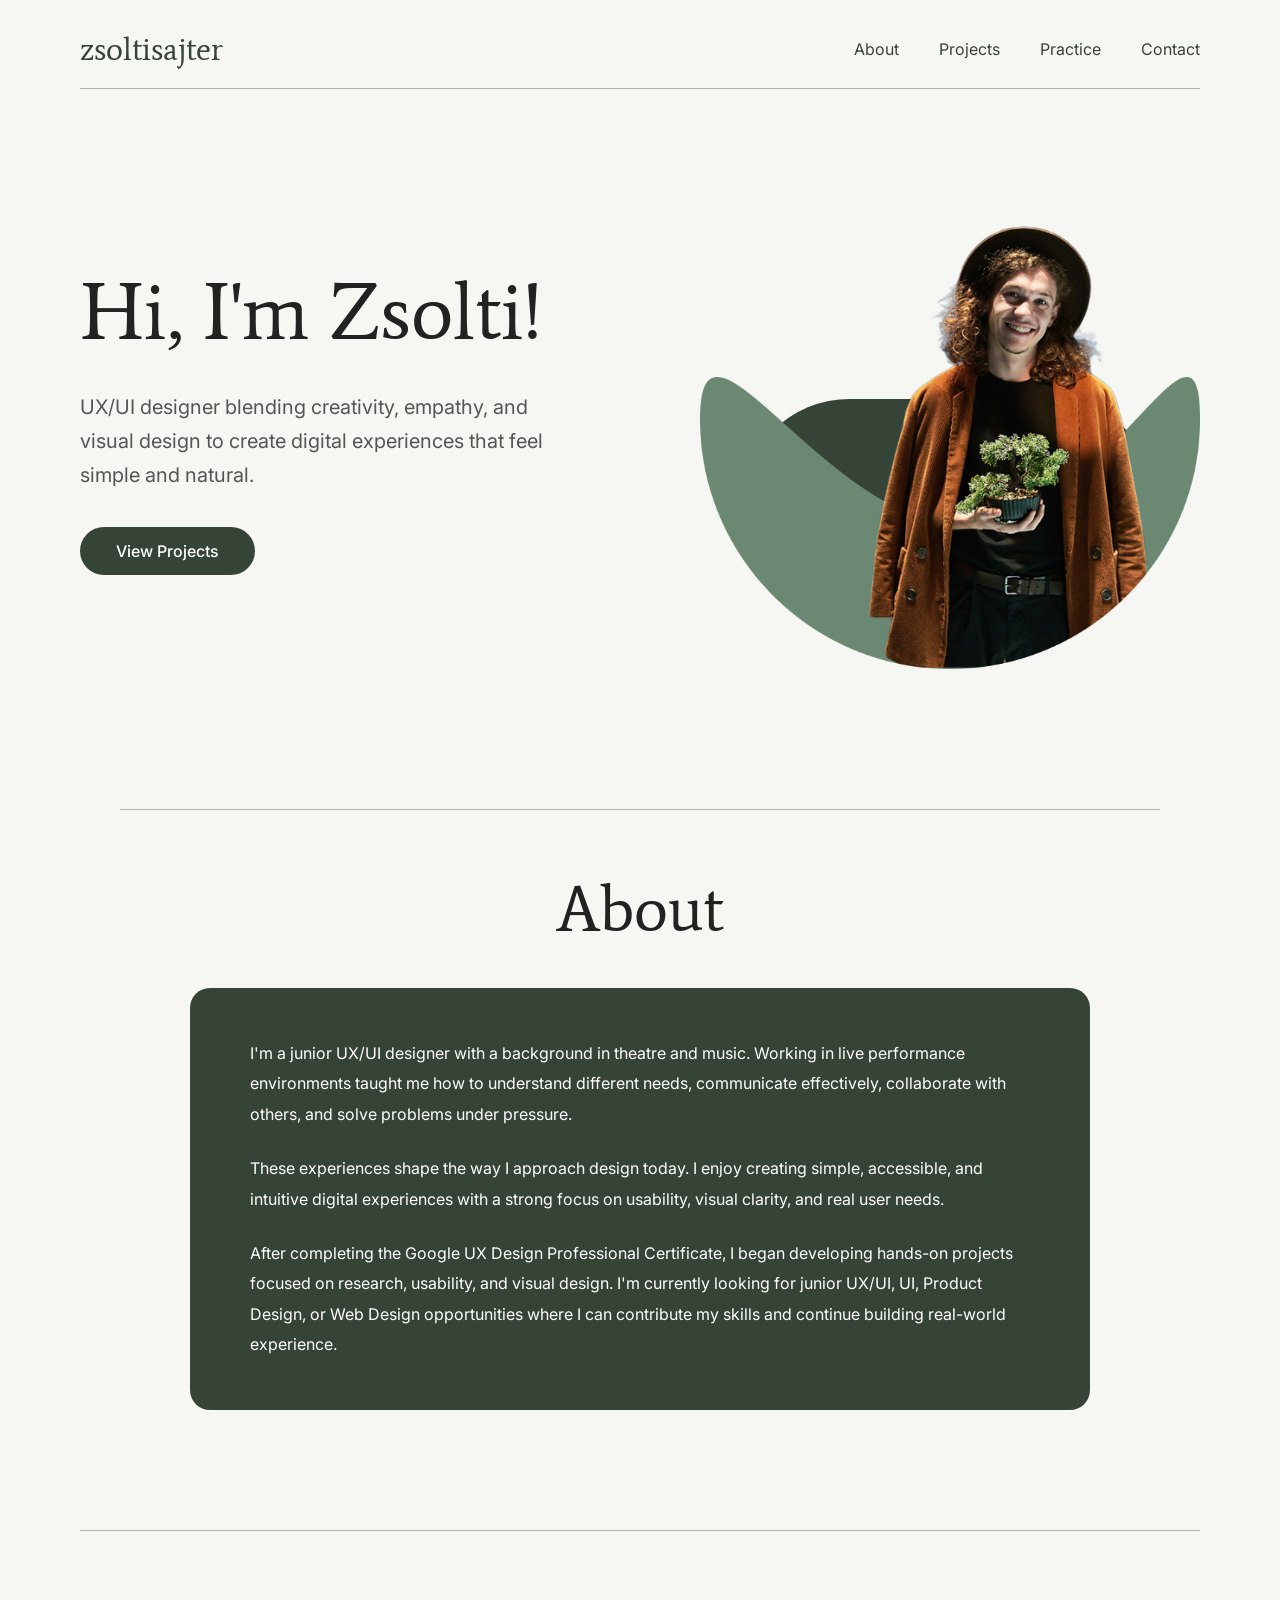
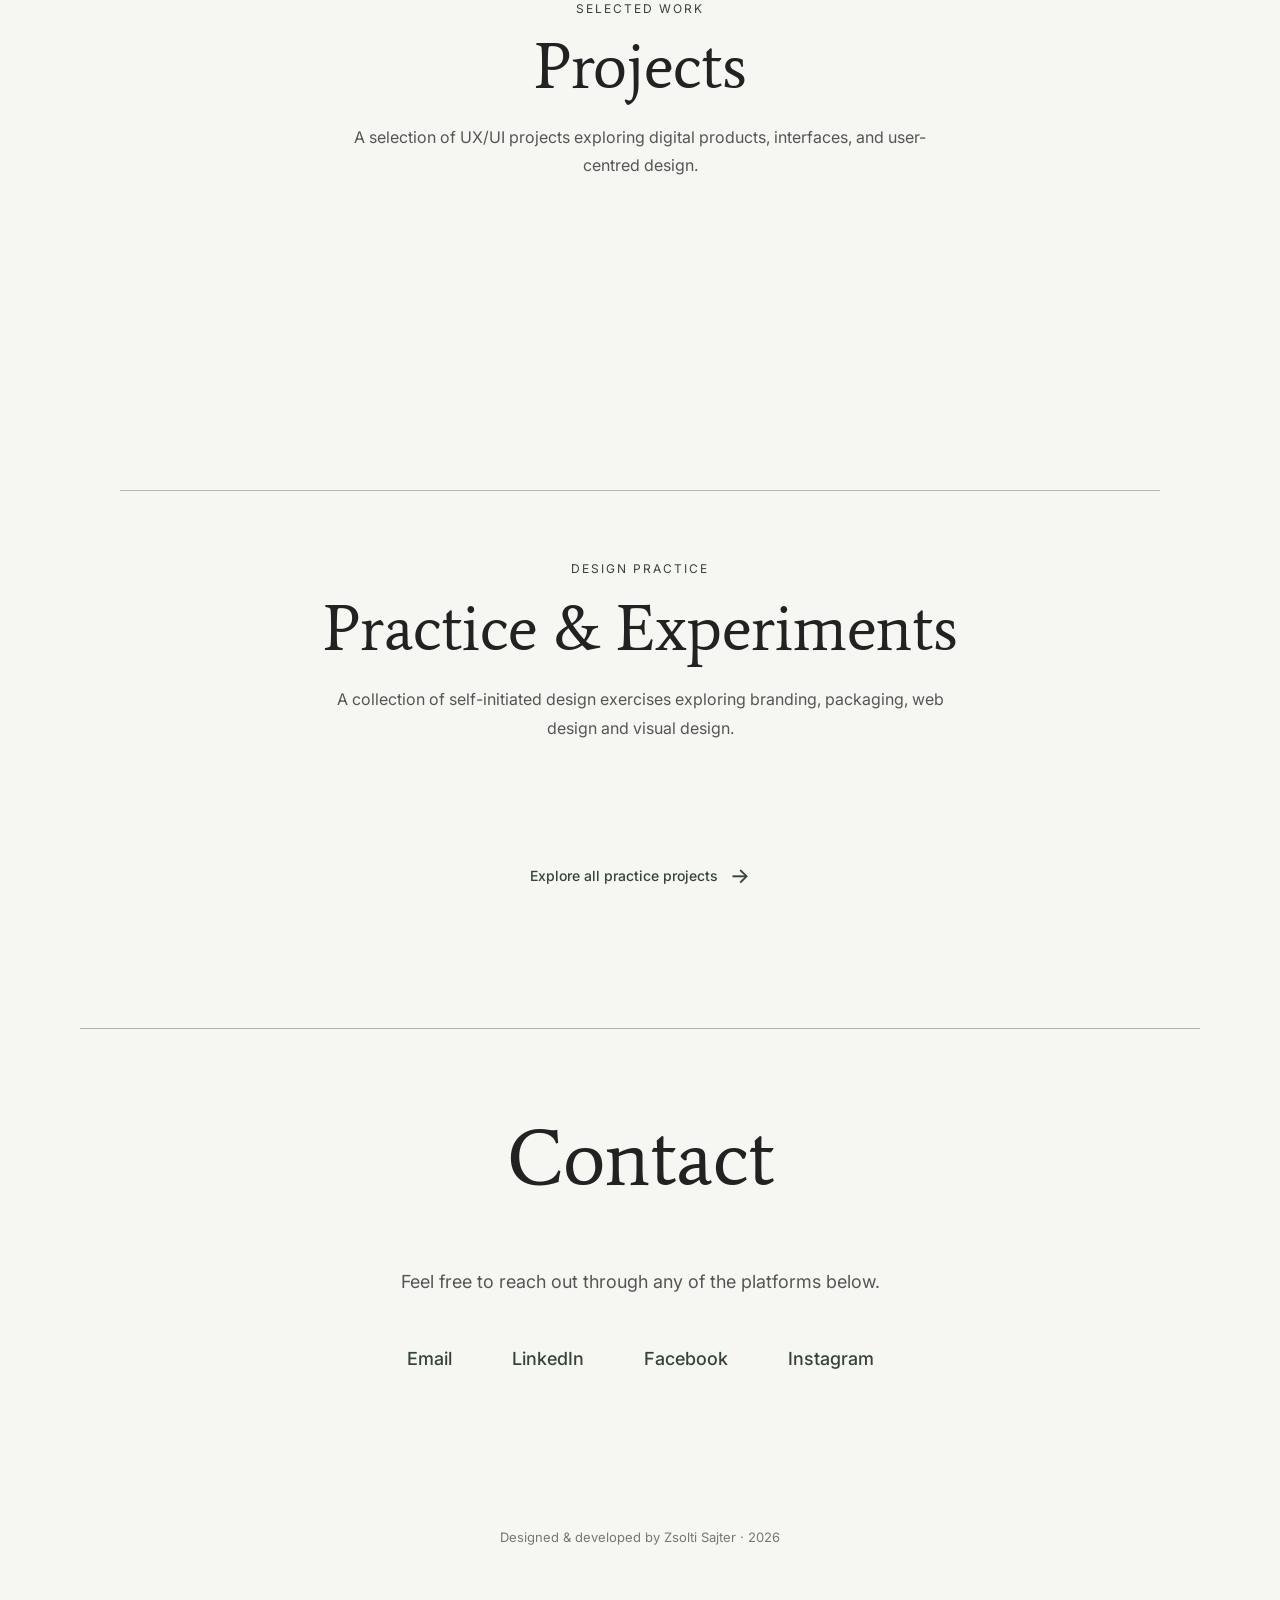
<file: index.html>
<!DOCTYPE html>
<html lang="en">

<head>

    <meta charset="UTF-8">

    <meta
        name="viewport"
        content="width=device-width, initial-scale=1.0"
    >

    <title>Zsolti Sajter | UX/UI Designer</title>


    <link rel="preconnect" href="https://fonts.googleapis.com">

    <link
        rel="preconnect"
        href="https://fonts.gstatic.com"
        crossorigin
    >

    <link
        href="https://fonts.googleapis.com/css2?family=Average&family=Inter:wght@400;500;600&display=swap"
        rel="stylesheet"
    >

    <link rel="stylesheet" href="style.css">



    <style>
        .site-footer {
            width: 100%;
            box-sizing: border-box;
            text-align: center;
            margin: 0;
            padding: 40px 20px 100px;
            font-family: 'Inter', sans-serif;
            font-size: 13px;
            color: #777;
        }
    </style>

</head>


<body>


<!-- ==========================
     HEADER
========================== -->

<header>

    <nav class="navbar">

        <div class="logo">
            zsoltisajter
        </div>


        <ul class="nav-links">

            <li>
                <a href="#about">
                    About
                </a>
            </li>

            <li>
                <a href="#projects">
                    Projects
                </a>
            </li>

            <li>
                <a href="#practice">
                    Practice
                </a>
            </li>

            <li>
                <a href="#contact">
                    Contact
                </a>
            </li>

        </ul>

    </nav>


    <div class="divider"></div>

</header>



<main>


<!-- ==========================
     HERO
========================== -->

<section class="hero">

    <div class="hero-content">

        <h1>
            Hi, I'm Zsolti!
        </h1>


        <p>
            UX/UI designer blending creativity, empathy, 
            and visual design to create digital experiences that feel simple and natural.
        </p>


        <a href="#projects" class="cta-btn">
            View Projects
        </a>

    </div>


    <div class="hero-image">

        <div class="green-shape"></div>

        <img
            src="images/zsolti.png"
            alt="Zsolti"
        >

    </div>

</section>



<!-- ==========================
     ABOUT
========================== -->

<section id="about" class="about">

    <div class="divider"></div>


    <h2>
        About
    </h2>


    <div class="about-card">

        <p>
            I'm a junior UX/UI designer with a background in theatre and music. 
            Working in live performance environments taught me how to understand different needs, 
            communicate effectively, collaborate with others, and solve problems under pressure.
        </p>


        <p>
            These experiences shape the way I approach design today. 
            I enjoy creating simple, accessible, and intuitive digital experiences 
            with a strong focus on usability, visual clarity, and real user needs.
        </p>


        <p>
            After completing the Google UX Design Professional Certificate, 
            I began developing hands-on projects focused on research, usability, and visual design. 
            I'm currently looking for junior UX/UI, UI, Product Design, or Web Design opportunities 
            where I can contribute my skills and continue building real-world experience.
        </p>

    </div>

</section>



<!-- ==========================
     PROJECTS
========================== -->

<section id="projects" class="projects">


    <div class="divider"></div>


    <!-- PROJECTS INTRO -->

    <div class="projects-heading">

        <span class="section-label">
            SELECTED WORK
        </span>


        <h2>
            Projects
        </h2>


        <p>
            A selection of UX/UI projects exploring digital products,
            interfaces, and user-centred design.
        </p>

    </div>



  <div id="projects-container"></div>
</section>



<!-- ==========================
     PRACTICE & EXPERIMENTS
========================== -->

<section id="practice" class="practice-preview">


    <div class="divider"></div>


    <!-- PRACTICE INTRO -->

    <div class="practice-preview-heading">

        <span class="practice-label">
            DESIGN PRACTICE
        </span>


        <h2>
            Practice &amp; Experiments
        </h2>


        <p>
            A collection of self-initiated design exercises exploring
            branding, packaging, web design and visual design.
        </p>

    </div>



    <!-- PRACTICE CARDS -->

    <div
    class="practice-preview-grid"
    id="practice-projects-container"
>
</div>



    <!-- PRACTICE LINK -->

    <div class="practice-preview-more">

        <a href="practice.html">

            Explore all practice projects

            <span>
                →
            </span>

        </a>

    </div>


</section>



<!-- ==========================
     CONTACT
========================== -->

<section
    id="contact"
    class="contact"
>


    <div class="divider"></div>


    <h2>
        Contact
    </h2>


    <div class="contact-card">

        <p class="contact-text">
            Feel free to reach out through any of the platforms below.
        </p>


        <div class="contact-links">


            <a href="mailto:sajterzsolti@gmail.com">
                Email
            </a>


            <a
                href="https://www.linkedin.com/in/szabolcs-zsolt-sajter-587734335"
                target="_blank"
                rel="noopener noreferrer"
            >
                LinkedIn
            </a>


            <a
                href="https://facebook.com/zsoltisajter"
                target="_blank"
                rel="noopener noreferrer"
            >
                Facebook
            </a>


            <a
                href="https://instagram.com/zsokszi_"
                target="_blank"
                rel="noopener noreferrer"
            >
                Instagram
            </a>


        </div>

    </div>

</section>


</main>

<footer class="site-footer">
    Designed &amp; developed by Zsolti Sajter · 2026
</footer>



<!-- ==========================
     BACK TO TOP
========================== -->

<button
    id="backToTop"
    title="Back to top"
>
    ↑
</button>



<!-- ==========================
     BACK TO TOP SCRIPT
========================== -->

<script>

const backToTop =
    document.getElementById("backToTop");


window.addEventListener("scroll", () => {

    if (window.scrollY > 300) {

        backToTop.style.display = "block";

    } else {

        backToTop.style.display = "none";

    }

});


backToTop.addEventListener("click", () => {

    window.scrollTo({

        top: 0,

        behavior: "smooth"

    });

});

</script>



<!-- ==========================
     PROJECT SCROLL ANIMATION
========================== -->

<script>

const SUPABASE_URL = "https://emuudatwzvzwfvxyoeed.supabase.co";
const SUPABASE_KEY = "sb_publishable_Y7AJ0hXo7N5Ycrp5UevuIA_DFL2NcC8";

const projectsContainer =
    document.getElementById("projects-container");


async function loadProjects() {

    try {

        const response = await fetch(
            `${SUPABASE_URL}/rest/v1/projects?select=*&order=sort_order.asc`,
            {
                method: "GET",
                headers: {
                    "apikey": SUPABASE_KEY,
                    "Authorization": `Bearer ${SUPABASE_KEY}`
                }
            }
        );

        console.log("Supabase response:", response.status);

        if (!response.ok) {
            const errorText = await response.text();
            console.error("Supabase error:", errorText);
            return;
        }

        const projects = await response.json();

        console.log("Projects loaded:", projects);

        projectsContainer.innerHTML = "";

        projects.forEach((project, index) => {

            const link = document.createElement("a");

            link.href = project.project_url
                ? project.project_url
                : `project.html?id=${project.id}`;
            link.className = "project-link";

            const row = document.createElement("div");

            row.className = "project-row";

            if (index % 2 === 1) {
                row.classList.add("reverse");
            }

            row.innerHTML = `
                <img
                    src="${project.image_url}"
                    alt="${project.title}"
                >

                <div class="project-overlay">

                    <h3>
                        ${project.title}
                    </h3>

                    <p>
                        ${project.description}
                    </p>

                    <span class="arrow">
                        →
                    </span>

                </div>
            `;

            link.appendChild(row);
            projectsContainer.appendChild(link);

        });

        setupProjectAnimation();

    } catch (error) {

        console.error("Failed to connect to Supabase:", error);

    }
}


function setupProjectAnimation() {

    const projects =
        document.querySelectorAll(".project-row");

    const observer =
        new IntersectionObserver(
            (entries) => {

                entries.forEach(entry => {

                    if (entry.isIntersecting) {
                        entry.target.classList.add("show");
                    }

                });

            },
            {
                threshold: 0.2
            }
        );

    projects.forEach(project => {
        observer.observe(project);
    });

}


const practiceProjectsContainer =
    document.getElementById("practice-projects-container");


async function loadPracticeProjects() {

    const response = await fetch(
        `${SUPABASE_URL}/rest/v1/practice_projects?select=*&order=sort_order.asc`,
        {
            headers: {
                apikey: SUPABASE_KEY
            }
        }
    );

    if (!response.ok) {
        console.error(
            "Failed to load practice projects:",
            response.status
        );
        return;
    }

    const practiceProjects = await response.json();

    console.log("Practice projects loaded:", practiceProjects);

    practiceProjectsContainer.innerHTML = "";

    practiceProjects.forEach(project => {

        const card = document.createElement("a");

        card.href = project.project_url;
        card.className = "practice-preview-card";

        card.innerHTML = `
            <div class="practice-preview-image">
                <img
                    src="${project.image_url}"
                    alt="${project.title}"
                >
            </div>

            <div class="practice-preview-content">

                <span>
                    ${project.category}
                </span>

                <h3>
                    ${project.title}
                </h3>

            </div>
        `;

        practiceProjectsContainer.appendChild(card);
    });
}


loadProjects();
loadPracticeProjects();

</script>

</body>

</html>
</file>
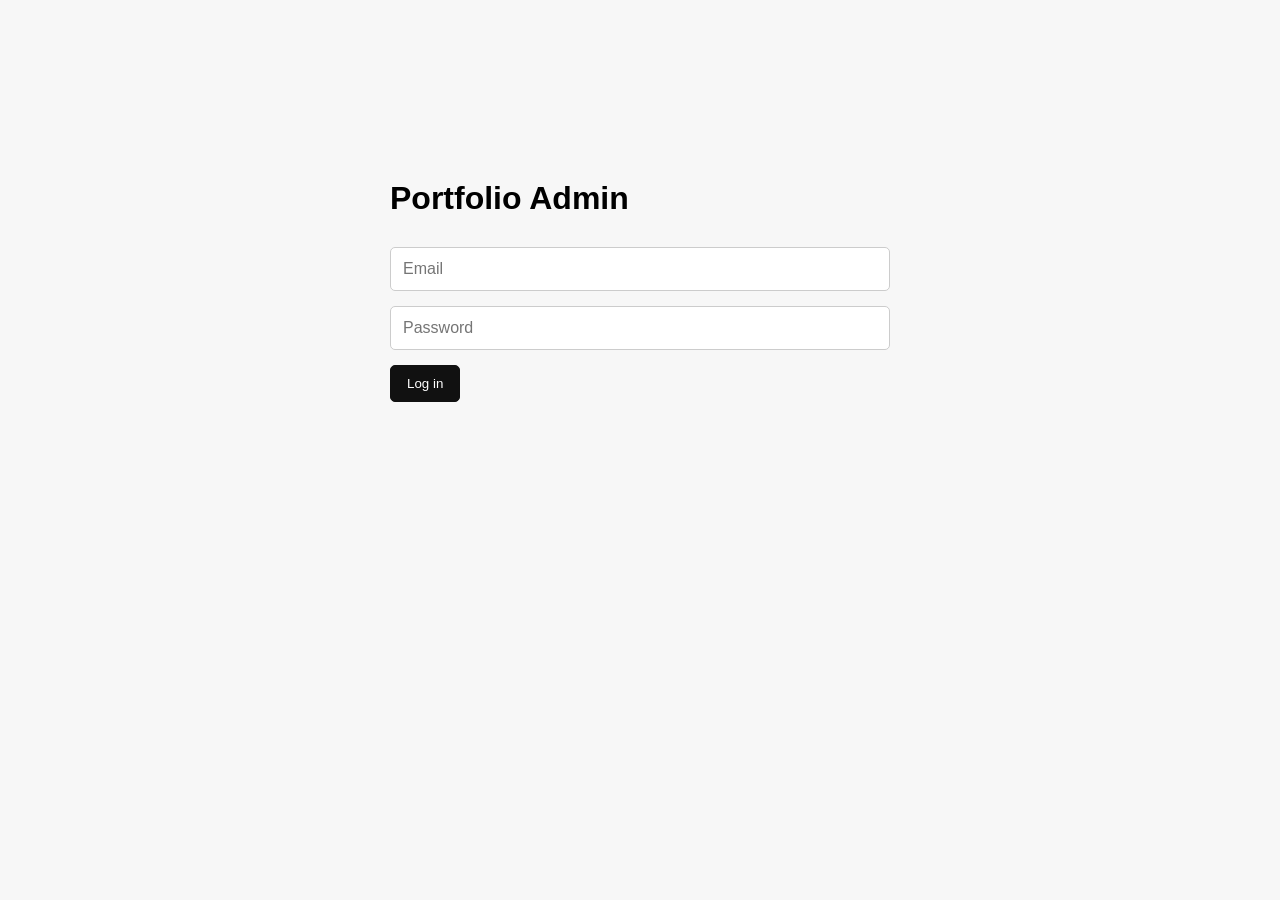
<file: admin.html>
<!DOCTYPE html>
<html lang="en">

<head>
    <meta charset="UTF-8">
    <meta name="viewport" content="width=device-width, initial-scale=1.0">
    <title>Admin — Portfolio</title>

    <style>
        * {
            box-sizing: border-box;
        }

        body {
            font-family: Arial, sans-serif;
            max-width: 1000px;
            margin: 60px auto;
            padding: 20px;
            background: #f7f7f7;
        }

        h1 {
            margin-bottom: 30px;
        }

        h2 {
            margin-top: 40px;
        }

        button {
            padding: 10px 16px;
            cursor: pointer;
            border: 1px solid #ccc;
            background: white;
            border-radius: 5px;
        }

        button:hover {
            background: #eee;
        }

        button:disabled {
            opacity: 0.5;
            cursor: not-allowed;
        }

        .primary-button {
            background: #111;
            color: white;
            border-color: #111;
        }

        .primary-button:hover {
            background: #333;
        }

        .danger-button {
            background: #b00020;
            color: white;
            border-color: #b00020;
        }

        .danger-button:hover {
            background: #8d001a;
        }

        #login-section {
            max-width: 500px;
            margin: 100px auto;
        }

        input,
        textarea,
        select {
            width: 100%;
            padding: 12px;
            margin-bottom: 15px;
            border: 1px solid #ccc;
            border-radius: 5px;
            font-family: inherit;
            font-size: 16px;
        }

        textarea {
            min-height: 120px;
            resize: vertical;
        }

        .section-header {
            display: flex;
            justify-content: space-between;
            align-items: center;
            gap: 20px;
            margin-top: 40px;
            margin-bottom: 20px;
        }

        .section-header h2 {
            margin: 0;
        }

        .project-item {
            background: white;
            border: 1px solid #ddd;
            border-radius: 8px;
            padding: 18px;
            margin-bottom: 12px;
        }

        .project-info {
            margin-bottom: 15px;
        }

        .project-title {
            font-size: 20px;
            font-weight: bold;
            margin-bottom: 6px;
        }

        .project-meta {
            color: #666;
            font-size: 14px;
            line-height: 1.6;
        }

        .project-actions {
            display: flex;
            flex-wrap: wrap;
            gap: 8px;
        }

        .sort-buttons {
            display: flex;
            gap: 5px;
        }

        #logout-button {
            margin-top: 40px;
        }

        #message {
            margin-top: 20px;
        }

        #editor-modal {
            display: none;
            position: fixed;
            inset: 0;
            background: rgba(0, 0, 0, 0.5);
            padding: 30px;
            overflow-y: auto;
            z-index: 1000;
        }

        .modal-content {
            background: white;
            max-width: 700px;
            margin: 40px auto;
            padding: 30px;
            border-radius: 10px;
        }

        .modal-header {
            display: flex;
            justify-content: space-between;
            align-items: center;
            margin-bottom: 25px;
        }

        .modal-header h2 {
            margin: 0;
        }

        .close-button {
            font-size: 22px;
            border: none;
            background: none;
        }

        .form-label {
            display: block;
            font-weight: bold;
            margin-bottom: 6px;
        }

        .checkbox-row {
            display: flex;
            align-items: center;
            gap: 10px;
            margin-bottom: 20px;
        }

        .checkbox-row input {
            width: auto;
            margin: 0;
        }

        .modal-actions {
            display: flex;
            gap: 10px;
            margin-top: 20px;
        }

        .image-preview-wrapper {
            position: relative;
            width: fit-content;
            margin-bottom: 15px;
        }

        #current-image,
        #current-hero-image {
            max-width: 200px;
            max-height: 150px;
            display: none;
            object-fit: cover;
            margin: 0;
            border-radius: 5px;
        }

        .image-remove-button {
            position: absolute;
            top: 6px;
            right: 6px;
            width: 26px;
            height: 26px;
            padding: 0;
            border: none;
            border-radius: 50%;
            background: rgba(0, 0, 0, 0.75);
            color: white;
            font-size: 18px;
            line-height: 26px;
            text-align: center;
            cursor: pointer;
        }

        .image-remove-button:hover {
            background: rgba(0, 0, 0, 0.9);
        }

        .error-message {
            color: #b00020;
            margin-top: 15px;
            white-space: pre-wrap;
        }

        .success-message {
            color: #167a35;
            margin-top: 15px;
        }

        .legacy-sections-header {
            margin: 30px 0 15px;
            padding-top: 20px;
            border-top: 1px solid #ddd;
        }

        .legacy-sections-header h3 {
            margin: 0 0 6px;
        }

        .legacy-sections-header p {
            margin: 0 0 18px;
            color: #666;
            font-size: 14px;
            line-height: 1.5;
        }

        .legacy-sections-header button {
            margin-top: 4px;
        }

        .section-editor-actions {
            display: flex;
            gap: 8px;
            flex-wrap: wrap;
            margin-top: 12px;
        }

        .case-section-editor {
            border: 1px solid #ddd;
            border-radius: 8px;
            padding: 18px;
            margin-bottom: 16px;
            background: #fafafa;
        }

        .case-section-editor h4 {
            margin: 0 0 15px;
            font-size: 18px;
        }

        .case-section-editor textarea {
            min-height: 180px;
        }

        .section-current-image {
            max-width: 260px;
            max-height: 180px;
            display: none;
            object-fit: cover;
            margin-bottom: 15px;
            border-radius: 5px;
        }

        @media (max-width: 600px) {
            body {
                margin: 20px auto;
                padding: 15px;
            }

            #login-section {
                margin: 50px auto;
            }

            h1 {
                font-size: 28px;
            }

            .section-header {
                align-items: stretch;
                flex-direction: column;
            }

            .section-header button {
                width: 100%;
            }

            .project-actions button {
                flex: 1 1 calc(50% - 8px);
            }

            #editor-modal {
                padding: 10px;
            }

            .modal-content {
                margin: 10px auto;
                padding: 20px;
            }

            .modal-actions {
                flex-direction: column;
            }

            .modal-actions button {
                width: 100%;
            }
        }
    </style>
</head>

<body>

    <!-- LOGIN -->
    <div id="login-section">
        <h1>Portfolio Admin</h1>

        <form id="login-form">
            <input
                type="email"
                id="email"
                placeholder="Email"
                required
            >

            <input
                type="password"
                id="password"
                placeholder="Password"
                required
            >

            <button type="submit" class="primary-button">
                Log in
            </button>
        </form>

        <p id="message"></p>
    </div>


    <!-- DASHBOARD -->
    <div id="dashboard" style="display: none;">

        <h1>Admin Dashboard</h1>

        <section>
            <div class="section-header">
                <h2>Projects</h2>

                <button
                    class="primary-button"
                    type="button"
                    onclick="openAddModal('projects')"
                >
                    + Add Project
                </button>
            </div>

            <div id="projects-list"></div>
        </section>


        <section>
            <div class="section-header">
                <h2>Practice Projects</h2>

                <button
                    class="primary-button"
                    type="button"
                    onclick="openAddModal('practice_projects')"
                >
                    + Add Practice Project
                </button>
            </div>

            <div id="practice-projects-list"></div>
        </section>

        <button id="logout-button" type="button">
            Log out
        </button>
    </div>


    <!-- EDITOR MODAL -->
    <div id="editor-modal">

        <div class="modal-content">

            <div class="modal-header">
                <h2 id="modal-title">Add Project</h2>

                <button
                    class="close-button"
                    type="button"
                    onclick="closeModal()"
                    aria-label="Close"
                >
                    ×
                </button>
            </div>


            <form id="project-form">

                <label class="form-label" for="project-title">
                    Title
                </label>

                <input
                    type="text"
                    id="project-title"
                    required
                >


                <label class="form-label" for="project-slug">
                    Slug
                </label>

                <input
                    type="text"
                    id="project-slug"
                    required
                >


                <label class="form-label" for="project-category">
                    Category
                </label>

                <input
                    type="text"
                    id="project-category"
                >


                <label class="form-label" for="project-description">
                    Description
                </label>

                <textarea id="project-description"></textarea>


                <label class="form-label" for="project-case-subtitle">
                    Case Study Subtitle
                </label>

                <textarea
                    id="project-case-subtitle"
                    placeholder="Short introduction displayed in the hero section"
                ></textarea>


                <label class="form-label" for="project-case-type">
                    Type
                </label>

                <input
                    type="text"
                    id="project-case-type"
                    placeholder="e.g. Brand Identity"
                >


                <label class="form-label" for="project-case-focus">
                    Focus
                </label>

                <input
                    type="text"
                    id="project-case-focus"
                    placeholder="e.g. Packaging"
                >


                <label class="form-label" for="project-case-tools">
                    Tools
                </label>

                <input
                    type="text"
                    id="project-case-tools"
                    placeholder="e.g. Figma"
                >


                <label class="form-label" for="project-case-project">
                    Project
                </label>

                <input
                    type="text"
                    id="project-case-project"
                    placeholder="e.g. Self-initiated"
                >

<label class="form-label" for="project-case-timeline">
                    Timeline
                </label>

                <input
                    type="text"
                    id="project-case-timeline"
                    placeholder="e.g. 4 Months"
                >


                <div id="case-sections-wrapper" style="display:none;">

                    <div class="legacy-sections-header">
                        <h3>Case Study Sections</h3>
                        <p>Create, edit, reorder, or remove any case study section.</p>
                    </div>

                    <div id="case-sections-editor"></div>

                    <button
                        type="button"
                        id="add-case-section-button"
                        onclick="addCaseSection()"
                    >
                        + Add Section
                    </button>

                </div>


                <label class="form-label" for="project-url">
                    Project URL
                </label>

                <input
                    type="text"
                    id="project-url"
                    placeholder="https://..."
                >


                <label class="form-label">
                    Current Card Image
                </label>

                <div class="image-preview-wrapper" id="current-image-wrapper" style="display:none;">
                    <img
                        id="current-image"
                        alt="Current card image"
                    >
                    <button
                        type="button"
                        class="image-remove-button"
                        onclick="removeCurrentImage('card')"
                        aria-label="Remove current card image"
                    >
                        ×
                    </button>
                </div>

                <label class="form-label" for="project-image">
                    Card Image
                </label>

                <input
                    type="file"
                    id="project-image"
                    accept="image/*"
                >

                <label class="form-label">
                    Current Hero Image
                </label>

                <div class="image-preview-wrapper" id="current-hero-image-wrapper" style="display:none;">
                    <img
                        id="current-hero-image"
                        alt="Current hero image"
                    >
                    <button
                        type="button"
                        class="image-remove-button"
                        onclick="removeCurrentImage('hero')"
                        aria-label="Remove current hero image"
                    >
                        ×
                    </button>
                </div>

                <label class="form-label" for="project-hero-image">
                    Hero Image
                </label>

                <input
                    type="file"
                    id="project-hero-image"
                    accept="image/*"
                >


                <div class="checkbox-row">
                    <input
                        type="checkbox"
                        id="project-featured"
                    >

                    <label for="project-featured">
                        Featured
                    </label>
                </div>


                <label class="form-label" for="project-sort-order">
                    Sort Order
                </label>

                <input
                    type="number"
                    id="project-sort-order"
                    value="0"
                >


                <div class="modal-actions">
                    <button
                        type="submit"
                        class="primary-button"
                        id="save-button"
                    >
                        Save
                    </button>

                    <button
                        type="button"
                        onclick="closeModal()"
                    >
                        Cancel
                    </button>
                </div>

                <p id="form-message"></p>

            </form>
        </div>
    </div>


    <script>
        /* =================================
           SUPABASE
        ================================= */

        const SUPABASE_URL =
            "https://emuudatwzvzwfvxyoeed.supabase.co";

        const SUPABASE_KEY =
            "sb_publishable_Y7AJ0hXo7N5Ycrp5UevuIA_DFL2NcC8";

        let accessToken = null;
        let refreshToken = null;
        let sessionExpiresAt = 0;
        let refreshTimer = null;
        let currentTable = null;
        let currentProjectId = null;
        let cardImageRemoved = false;
        let heroImageRemoved = false;


        /* =================================
           HELPERS
        ================================= */

        function getHeaders() {
            return {
                "apikey": SUPABASE_KEY,
                "Authorization": `Bearer ${accessToken}`,
                "Content-Type": "application/json"
            };
        }


        function saveSession(data) {
            accessToken = data.access_token;
            refreshToken = data.refresh_token || refreshToken;
            sessionExpiresAt = Date.now() + ((data.expires_in || 3600) * 1000);

            localStorage.setItem("portfolioSession", JSON.stringify({
                access_token: accessToken,
                refresh_token: refreshToken,
                expires_at: sessionExpiresAt
            }));

            scheduleRefresh();
        }


        function clearSession() {
            accessToken = null;
            refreshToken = null;
            sessionExpiresAt = 0;

            if (refreshTimer) {
                clearTimeout(refreshTimer);
                refreshTimer = null;
            }

            localStorage.removeItem("portfolioSession");
        }


        async function refreshSession() {
            if (!refreshToken) {
                return false;
            }

            try {
                const response = await fetch(
                    `${SUPABASE_URL}/auth/v1/token?grant_type=refresh_token`,
                    {
                        method: "POST",
                        headers: {
                            "apikey": SUPABASE_KEY,
                            "Content-Type": "application/json"
                        },
                        body: JSON.stringify({
                            refresh_token: refreshToken
                        })
                    }
                );

                if (!response.ok) {
                    clearSession();
                    return false;
                }

                const data = await response.json();
                saveSession(data);
                return true;
            } catch (error) {
                console.error("Session refresh failed:", error);
                clearSession();
                return false;
            }
        }


        function scheduleRefresh() {
            if (refreshTimer) {
                clearTimeout(refreshTimer);
            }

            const delay = Math.max(
                30000,
                sessionExpiresAt - Date.now() - 60000
            );

            refreshTimer = setTimeout(async () => {
                const refreshed = await refreshSession();

                if (!refreshed) {
                    showLogin();
                }
            }, delay);
        }


        function showDashboard() {
            document.getElementById("login-section").style.display = "none";
            document.getElementById("dashboard").style.display = "block";
        }


        function showLogin() {
            document.getElementById("dashboard").style.display = "none";
            document.getElementById("login-section").style.display = "block";
        }


        async function getErrorMessage(response) {
            let text = "";

            try {
                text = await response.text();
            } catch (error) {
                return `HTTP ${response.status}`;
            }

            if (!text) {
                return `HTTP ${response.status}`;
            }

            try {
                const data = JSON.parse(text);

                return (
                    data.message ||
                    data.error_description ||
                    data.msg ||
                    data.details ||
                    data.hint ||
                    text
                );
            } catch (error) {
                return text;
            }
        }


        function setFormMessage(message, type = "error") {
            const element =
                document.getElementById("form-message");

            element.textContent = message;
            element.className =
                type === "success"
                    ? "success-message"
                    : "error-message";
        }


        function clearFormMessage() {
            const element =
                document.getElementById("form-message");

            element.textContent = "";
            element.className = "";
        }


        function escapeHtml(value) {
            return String(value)
                .replace(/&/g, "&amp;")
                .replace(/</g, "&lt;")
                .replace(/>/g, "&gt;")
                .replace(/"/g, "&quot;")
                .replace(/'/g, "&#039;");
        }


        /* =================================
           LOGIN
        ================================= */

        document
            .getElementById("login-form")
            .addEventListener("submit", async function(event) {

                event.preventDefault();

                const email =
                    document.getElementById("email").value.trim();

                const password =
                    document.getElementById("password").value;

                const message =
                    document.getElementById("message");

                message.textContent = "";
                message.className = "";

                try {
                    const response = await fetch(
                        `${SUPABASE_URL}/auth/v1/token?grant_type=password`,
                        {
                            method: "POST",
                            headers: {
                                "apikey": SUPABASE_KEY,
                                "Content-Type": "application/json"
                            },
                            body: JSON.stringify({
                                email: email,
                                password: password
                            })
                        }
                    );

                    if (!response.ok) {
                        const error =
                            await getErrorMessage(response);

                        message.textContent =
                            error || "Login failed.";

                        message.className =
                            "error-message";

                        return;
                    }

                    const data =
                        await response.json();

                    saveSession(data);
                    showDashboard();

                    await loadAdminProjects();
                    await loadAdminPracticeProjects();

                } catch (error) {
                    console.error(error);

                    message.textContent =
                        error.message ||
                        "Login failed.";

                    message.className =
                        "error-message";
                }
            });


        /* =================================
           LOAD PROJECTS
        ================================= */

        async function loadAdminProjects() {
            await loadProjects(
                "projects",
                "projects-list"
            );
        }


        async function loadAdminPracticeProjects() {
            await loadProjects(
                "practice_projects",
                "practice-projects-list"
            );
        }


        async function loadProjects(table, containerId) {

            const container =
                document.getElementById(containerId);

            try {
                const response = await fetch(
                    `${SUPABASE_URL}/rest/v1/${table}?select=*&order=sort_order.asc`,
                    {
                        headers: getHeaders()
                    }
                );

                if (!response.ok) {
                    throw new Error(
                        await getErrorMessage(response)
                    );
                }

                const projects =
                    await response.json();

                container.innerHTML = "";

                projects.forEach((project, index) => {

                    const item =
                        document.createElement("div");

                    item.className =
                        "project-item";

                    item.innerHTML = `
                        <div class="project-info">

                            <div class="project-title">
                                ${escapeHtml(project.title || "")}
                            </div>

                            <div class="project-meta">
                                Category:
                                ${escapeHtml(project.category || "—")}
                                <br>

                                Slug:
                                ${escapeHtml(project.slug || "—")}
                                <br>

                                Sort order:
                                ${project.sort_order ?? 0}
                                <br>

                                Featured:
                                ${project.featured ? "Yes" : "No"}
                            </div>

                        </div>

                        <div class="project-actions">

                            <button
                                type="button"
                                onclick="openEditModal('${table}', ${project.id})"
                            >
                                Edit
                            </button>

                            <div class="sort-buttons">

                                <button
                                    type="button"
                                    onclick="moveProject('${table}', ${project.id}, 'up')"
                                    ${index === 0 ? "disabled" : ""}
                                >
                                    ↑
                                </button>

                                <button
                                    type="button"
                                    onclick="moveProject('${table}', ${project.id}, 'down')"
                                    ${index === projects.length - 1 ? "disabled" : ""}
                                >
                                    ↓
                                </button>

                            </div>

                            <button
                                type="button"
                                class="danger-button"
                                onclick="deleteProject('${table}', ${project.id})"
                            >
                                Delete
                            </button>

                        </div>
                    `;

                    container.appendChild(item);
                });

            } catch (error) {
                console.error(
                    `Failed to load ${table}:`,
                    error
                );

                container.innerHTML =
                    `<p class="error-message">
                        Failed to load projects: ${escapeHtml(error.message)}
                    </p>`;
            }
        }


        /* =================================
           STATIC CASE STUDY SECTIONS
        ================================= */

        function escapeAttribute(value) {
            return String(value ?? "")
                .replace(/&/g, "&amp;")
                .replace(/</g, "&lt;")
                .replace(/>/g, "&gt;")
                .replace(/"/g, "&quot;")
                .replace(/'/g, "&#39;");
        }


        function renderCaseSections(sections) {
            const wrapper = document.getElementById("case-sections-wrapper");
            const container = document.getElementById("case-sections-editor");

            if (!wrapper || !container) return;

            const safeSections = Array.isArray(sections) ? sections : [];

            wrapper.style.display = "block";

            if (!safeSections.length) {
                container.innerHTML = `
                    <p style="color:#666; margin:0 0 15px;">
                        No sections yet. Use <strong>+ Add Section</strong> to create the first one.
                    </p>
                `;
                return;
            }

            container.innerHTML = safeSections.map((section, index) => `
                <div
                    class="case-section-editor"
                    data-section-index="${index}"
                    data-original-index="${index}"
                >
                    <h4>Section ${index + 1}</h4>

                    <label class="form-label">Section Title</label>
                    <input
                        type="text"
                        class="case-section-title"
                        value="${escapeAttribute(section.title || "")}" 
                    >

                    <label class="form-label">Content</label>
                    <textarea
                        class="case-section-content"
                        placeholder="Separate paragraphs with a blank line.\n\nExample paragraph one.\n\nExample paragraph two."
                    >${escapeHtml(section.content || "")}</textarea>

                    <label class="form-label">Current Section Image</label>
                    <img
                        class="section-current-image"
                        alt="Current section image"
                        src="${escapeAttribute(section.image_url || "")}" 
                        style="${section.image_url ? "display:block;" : "display:none;"}"
                    >

                    <label class="form-label">Section Image</label>
                    <input
                        type="file"
                        class="case-section-image"
                        accept="image/*"
                    >

                    <div class="section-editor-actions">
                        <button type="button" onclick="moveCaseSection(this, -1)">↑</button>
                        <button type="button" onclick="moveCaseSection(this, 1)">↓</button>
                        <button type="button" class="danger-button" onclick="removeCaseSection(this)">Delete Section</button>
                    </div>
                </div>
            `).join("");
        }


        function updateCaseSectionNumbers() {
            document
                .querySelectorAll(".case-section-editor")
                .forEach((editor, index) => {
                    editor.dataset.sectionIndex = index;
                    const heading = editor.querySelector("h4");
                    if (heading) heading.textContent = `Section ${index + 1}`;
                });
        }


        function addCaseSection() {
            const container = document.getElementById("case-sections-editor");
            if (!container) return;

            const emptyMessage = container.querySelector("p");
            if (emptyMessage) emptyMessage.remove();

            const editor = document.createElement("div");
            editor.className = "case-section-editor";
            editor.dataset.originalIndex = "-1";
            editor.innerHTML = `
                <h4>Section 1</h4>

                <label class="form-label">Section Title</label>
                <input type="text" class="case-section-title" value="">

                <label class="form-label">Content</label>
                <textarea
                    class="case-section-content"
                    placeholder="Separate paragraphs with a blank line.\n\nExample paragraph one.\n\nExample paragraph two."
                ></textarea>

                <label class="form-label">Section Image</label>
                <input
                    type="file"
                    class="case-section-image"
                    accept="image/*"
                >

                <div class="section-editor-actions">
                    <button type="button" onclick="moveCaseSection(this, -1)">↑</button>
                    <button type="button" onclick="moveCaseSection(this, 1)">↓</button>
                    <button type="button" class="danger-button" onclick="removeCaseSection(this)">Delete Section</button>
                </div>
            `;

            container.appendChild(editor);
            updateCaseSectionNumbers();

            const addButton = document.getElementById("add-case-section-button");
            if (addButton) {
                addButton.scrollIntoView({
                    behavior: "smooth",
                    block: "nearest"
                });
            }
        }


        function removeCaseSection(button) {
            const editor = button.closest(".case-section-editor");
            if (!editor) return;

            editor.remove();
            updateCaseSectionNumbers();

            const container = document.getElementById("case-sections-editor");
            if (container && !container.querySelector(".case-section-editor")) {
                container.innerHTML = `
                    <p style="color:#666; margin:0 0 15px;">
                        No sections yet. Use <strong>+ Add Section</strong> to create the first one.
                    </p>
                `;
            }
        }


        function moveCaseSection(button, direction) {
            const editor = button.closest(".case-section-editor");
            if (!editor) return;

            if (direction < 0 && editor.previousElementSibling?.classList.contains("case-section-editor")) {
                editor.parentNode.insertBefore(editor, editor.previousElementSibling);
            }

            if (direction > 0 && editor.nextElementSibling?.classList.contains("case-section-editor")) {
                editor.parentNode.insertBefore(editor.nextElementSibling, editor);
            }

            updateCaseSectionNumbers();
        }


        function getCaseSectionsFromForm(oldSections) {
            return Array.from(
                document.querySelectorAll(".case-section-editor")
            ).map((editor) => {
                const originalIndex = Number(editor.dataset.originalIndex);
                const oldSection = Number.isInteger(originalIndex) && originalIndex >= 0
                    ? oldSections?.[originalIndex]
                    : null;

                return {
                    title: editor
                        .querySelector(".case-section-title")
                        ?.value
                        .trim() || "",
                    content: editor
                        .querySelector(".case-section-content")
                        ?.value
                        .trim() || "",
                    image_url: oldSection?.image_url || null,
                    image_alt: oldSection?.image_alt || ""
                };
            });
        }


        async function uploadPortfolioImage(file, errorLabel) {
            const extension =
                file.name
                    .split(".")
                    .pop()
                    .toLowerCase();

            const fileName =
                `${Date.now()}-${Math.random().toString(36).substring(2)}.${extension}`;

            const response = await fetch(
                `${SUPABASE_URL}/storage/v1/object/portfolio-images/${fileName}`,
                {
                    method: "POST",
                    headers: {
                        "apikey": SUPABASE_KEY,
                        "Authorization": `Bearer ${accessToken}`,
                        "Content-Type": file.type,
                        "x-upsert": "false"
                    },
                    body: file
                }
            );

            if (!response.ok) {
                throw new Error(
                    `${errorLabel}: ${await getErrorMessage(response)}`
                );
            }

            return `${SUPABASE_URL}/storage/v1/object/public/portfolio-images/${fileName}`;
        }


        function removeCurrentImage(type) {
            const isCard = type === "card";
            const imageId = isCard
                ? "current-image"
                : "current-hero-image";
            const wrapperId = isCard
                ? "current-image-wrapper"
                : "current-hero-image-wrapper";

            if (isCard) {
                cardImageRemoved = true;
            } else {
                heroImageRemoved = true;
            }

            const image = document.getElementById(imageId);
            const wrapper = document.getElementById(wrapperId);

            image.removeAttribute("src");
            image.style.display = "none";
            wrapper.style.display = "none";
        }


        /* =================================
           ADD
        ================================= */

        function openAddModal(table) {

            currentTable = table;
            currentProjectId = null;

            document
                .getElementById("project-form")
                .reset();

            clearFormMessage();

            document
                .getElementById("modal-title")
                .textContent =
                    table === "projects"
                        ? "Add Project"
                        : "Add Practice Project";

            cardImageRemoved = false;
            heroImageRemoved = false;

            document
                .getElementById("current-image")
                .style.display = "none";
            document
                .getElementById("current-image-wrapper")
                .style.display = "none";

            document
                .getElementById("project-image")
                .value = "";

            document
                .getElementById("current-hero-image")
                .style.display = "none";
            document
                .getElementById("current-hero-image-wrapper")
                .style.display = "none";

            document
                .getElementById("project-hero-image")
                .value = "";

            document
                .getElementById("project-case-timeline")
                .value = "";

            renderCaseSections([]);

            document
                .getElementById("editor-modal")
                .style.display = "block";
        }


        /* =================================
           EDIT
        ================================= */

        async function openEditModal(table, id) {

            clearFormMessage();

            try {
                const response = await fetch(
                    `${SUPABASE_URL}/rest/v1/${table}?id=eq.${id}&select=*`,
                    {
                        headers: getHeaders()
                    }
                );

                if (!response.ok) {
                    throw new Error(
                        await getErrorMessage(response)
                    );
                }

                const projects =
                    await response.json();

                if (!projects.length) {
                    throw new Error("Project not found.");
                }

                const project =
                    projects[0];

                currentTable = table;
                currentProjectId = id;
                cardImageRemoved = false;
                heroImageRemoved = false;

                document
                    .getElementById("modal-title")
                    .textContent =
                        table === "projects"
                            ? "Edit Project"
                            : "Edit Practice Project";

                document
                    .getElementById("project-title")
                    .value =
                        project.title || "";

                document
                    .getElementById("project-slug")
                    .value =
                        project.slug || "";

                document
                    .getElementById("project-category")
                    .value =
                        project.category || "";

                document
                    .getElementById("project-description")
                    .value =
                        project.description || "";

                document
                    .getElementById("project-case-subtitle")
                    .value =
                        project.case_subtitle || "";

                document
                    .getElementById("project-case-type")
                    .value =
                        project.case_type || "";

                document
                    .getElementById("project-case-focus")
                    .value =
                        project.case_focus || "";

                document
                    .getElementById("project-case-tools")
                    .value =
                        project.case_tools || "";

                document
                    .getElementById("project-case-project")
                    .value =
                        project.case_project || "";

                document
                    .getElementById("project-url")
                    .value =
                        project.project_url || "";

                document
                    .getElementById("project-case-timeline")
                    .value =
                        project.case_timeline || "";

                renderCaseSections(project.case_sections || []);

                document
                    .getElementById("project-featured")
                    .checked =
                        Boolean(project.featured);

                document
                    .getElementById("project-sort-order")
                    .value =
                        project.sort_order ?? 0;

                const currentImage =
                    document.getElementById(
                        "current-image"
                    );

                const currentImageWrapper =
                    document.getElementById("current-image-wrapper");

                if (project.image_url) {
                    currentImage.src =
                        project.image_url;

                    currentImage.style.display =
                        "block";
                    currentImageWrapper.style.display =
                        "block";
                } else {
                    currentImage.removeAttribute("src");
                    currentImage.style.display =
                        "none";
                    currentImageWrapper.style.display =
                        "none";
                }

                document
                    .getElementById("project-image")
                    .value = "";

                const currentHeroImage =
                    document.getElementById("current-hero-image");

                const currentHeroImageWrapper =
                    document.getElementById("current-hero-image-wrapper");

                if (project.hero_image_url) {
                    currentHeroImage.src = project.hero_image_url;
                    currentHeroImage.style.display = "block";
                    currentHeroImageWrapper.style.display = "block";
                } else {
                    currentHeroImage.removeAttribute("src");
                    currentHeroImage.style.display = "none";
                    currentHeroImageWrapper.style.display = "none";
                }

                document
                    .getElementById("project-hero-image")
                    .value = "";

                document
                    .getElementById("editor-modal")
                    .style.display = "block";

            } catch (error) {
                console.error(error);

                alert(
                    error.message ||
                    "Failed to load project."
                );
            }
        }


        /* =================================
           SAVE
        ================================= */

        document
            .getElementById("project-form")
            .addEventListener("submit", async function(event) {

                event.preventDefault();

                clearFormMessage();

                const saveButton =
                    document.getElementById("save-button");

                saveButton.disabled = true;
                saveButton.textContent = "Saving...";

                try {

                    const title =
                        document
                            .getElementById("project-title")
                            .value
                            .trim();

                    const slug =
                        document
                            .getElementById("project-slug")
                            .value
                            .trim();

                    if (!title || !slug) {
                        throw new Error(
                            "Title and Slug are required."
                        );
                    }

                    const category =
                        document
                            .getElementById("project-category")
                            .value
                            .trim();

                    const description =
                        document
                            .getElementById("project-description")
                            .value
                            .trim();

                    const projectUrl =
                        document
                            .getElementById("project-url")
                            .value
                            .trim();

                    const featured =
                        document
                            .getElementById("project-featured")
                            .checked;

                    const sortOrder =
                        Number(
                            document
                                .getElementById("project-sort-order")
                                .value || 0
                        );

                    if (!Number.isFinite(sortOrder)) {
                        throw new Error(
                            "Sort Order must be a valid number."
                        );
                    }


                    /* GET OLD PROJECT */

                    let oldProject = null;

                    if (currentProjectId !== null) {

                        const oldResponse =
                            await fetch(
                                `${SUPABASE_URL}/rest/v1/${currentTable}?id=eq.${currentProjectId}&select=*`,
                                {
                                    headers: getHeaders()
                                }
                            );

                        if (!oldResponse.ok) {
                            throw new Error(
                                await getErrorMessage(oldResponse)
                            );
                        }

                        const oldData =
                            await oldResponse.json();

                        if (!oldData.length) {
                            throw new Error(
                                "The project no longer exists."
                            );
                        }

                        oldProject =
                            oldData[0];
                    }


                    /* IMAGE */

                    let imageUrl =
                        cardImageRemoved
                            ? null
                            : (oldProject?.image_url || null);

                    let oldImageUrl =
                        oldProject?.image_url || null;

                    let heroImageUrl =
                        heroImageRemoved
                            ? null
                            : (oldProject?.hero_image_url || null);

                    let oldHeroImageUrl =
                        oldProject?.hero_image_url || null;

                    const imageFile =
                        document
                            .getElementById("project-image")
                            .files[0];

                    const heroImageFile =
                        document
                            .getElementById("project-hero-image")
                            .files[0];


                    if (imageFile) {

                        const extension =
                            imageFile.name
                                .split(".")
                                .pop()
                                .toLowerCase();

                        const fileName =
                            `${Date.now()}-${Math.random()
                                .toString(36)
                                .substring(2)}.${extension}`;

                        const uploadResponse =
                            await fetch(
                                `${SUPABASE_URL}/storage/v1/object/portfolio-images/${fileName}`,
                                {
                                    method: "POST",
                                    headers: {
                                        "apikey": SUPABASE_KEY,
                                        "Authorization":
                                            `Bearer ${accessToken}`,
                                        "Content-Type":
                                            imageFile.type,
                                        "x-upsert": "false"
                                    },
                                    body: imageFile
                                }
                            );

                        if (!uploadResponse.ok) {
                            throw new Error(
                                `Image upload failed: ${await getErrorMessage(uploadResponse)}`
                            );
                        }

                        imageUrl =
                            `${SUPABASE_URL}/storage/v1/object/public/portfolio-images/${fileName}`;
                    }


                    if (heroImageFile) {

                        const extension =
                            heroImageFile.name
                                .split(".")
                                .pop()
                                .toLowerCase();

                        const fileName =
                            `${Date.now()}-${Math.random()
                                .toString(36)
                                .substring(2)}.${extension}`;

                        const uploadResponse =
                            await fetch(
                                `${SUPABASE_URL}/storage/v1/object/portfolio-images/${fileName}`,
                                {
                                    method: "POST",
                                    headers: {
                                        "apikey": SUPABASE_KEY,
                                        "Authorization":
                                            `Bearer ${accessToken}`,
                                        "Content-Type":
                                            heroImageFile.type,
                                        "x-upsert": "false"
                                    },
                                    body: heroImageFile
                                }
                            );

                        if (!uploadResponse.ok) {
                            throw new Error(
                                `Hero image upload failed: ${await getErrorMessage(uploadResponse)}`
                            );
                        }

                        heroImageUrl =
                            `${SUPABASE_URL}/storage/v1/object/public/portfolio-images/${fileName}`;
                    }


                    /* CASE STUDY SECTIONS */

                    let caseSections = getCaseSectionsFromForm(
                        oldProject?.case_sections || []
                    );

                    const editors = Array.from(
                        document.querySelectorAll(".case-section-editor")
                    );

                    for (let i = 0; i < editors.length; i++) {
                        const fileInput =
                            editors[i].querySelector(".case-section-image");

                        const file = fileInput?.files?.[0];

                        if (file) {
                            caseSections[i].image_url =
                                await uploadPortfolioImage(
                                    file,
                                    `Section ${i + 1} image upload failed`
                                );
                        }
                    }


                    /* DATA */

                    const projectData = {
                        title: title,
                        slug: slug,
                        category: category,
                        description: description,
                        image_url: imageUrl,
                        project_url: projectUrl || null,
                        featured: featured,
                        sort_order: sortOrder,

                        case_subtitle:
                            document
                                .getElementById("project-case-subtitle")
                                .value
                                .trim() || null,

                        case_type:
                            document
                                .getElementById("project-case-type")
                                .value
                                .trim() || null,

                        case_focus:
                            document
                                .getElementById("project-case-focus")
                                .value
                                .trim() || null,

                        case_tools:
                            document
                                .getElementById("project-case-tools")
                                .value
                                .trim() || null,

                        case_project:
                            document
                                .getElementById("project-case-project")
                                .value
                                .trim() || null,

                        case_timeline:
                            document
                                .getElementById("project-case-timeline")
                                .value
                                .trim() || null,

                        hero_image_url: heroImageUrl,
                        case_sections: caseSections
                    };


                    /* INSERT */

                    if (currentProjectId === null) {

                        const response =
                            await fetch(
                                `${SUPABASE_URL}/rest/v1/${currentTable}`,
                                {
                                    method: "POST",
                                    headers: {
                                        ...getHeaders(),
                                        "Prefer":
                                            "return=representation"
                                    },
                                    body:
                                        JSON.stringify(projectData)
                                }
                            );

                        if (!response.ok) {
                            throw new Error(
                                `Failed to create project: ${await getErrorMessage(response)}`
                            );
                        }

                        if (currentTable === "practice_projects" && !projectUrl) {
                            const created = await response.json();
                            const createdId = created?.[0]?.id;

                            if (createdId) {
                                const urlResponse = await fetch(
                                    `${SUPABASE_URL}/rest/v1/practice_projects?id=eq.${createdId}`,
                                    {
                                        method: "PATCH",
                                        headers: {
                                            ...getHeaders(),
                                            "Prefer": "return=minimal"
                                        },
                                        body: JSON.stringify({
                                            project_url: `project.html?id=${createdId}&type=practice`
                                        })
                                    }
                                );

                                if (!urlResponse.ok) {
                                    throw new Error(
                                        `Failed to set practice project URL: ${await getErrorMessage(urlResponse)}`
                                    );
                                }
                            }
                        }

                    }


                    /* UPDATE */

                    else {

                        const response =
                            await fetch(
                                `${SUPABASE_URL}/rest/v1/${currentTable}?id=eq.${currentProjectId}`,
                                {
                                    method: "PATCH",
                                    headers: {
                                        ...getHeaders(),
                                        "Prefer":
                                            "return=representation"
                                    },
                                    body:
                                        JSON.stringify(projectData)
                                }
                            );

                        if (!response.ok) {
                            throw new Error(
                                `Failed to update project: ${await getErrorMessage(response)}`
                            );
                        }


                        /* DELETE OLD IMAGE ONLY AFTER SUCCESSFUL UPDATE */

                        if (
                            oldImageUrl &&
                            imageUrl !== oldImageUrl
                        ) {
                            await deleteStorageImage(
                                oldImageUrl
                            );
                        }

                        if (
                            oldHeroImageUrl &&
                            heroImageUrl !== oldHeroImageUrl
                        ) {
                            await deleteStorageImage(
                                oldHeroImageUrl
                            );
                        }

                        const oldSectionUrls = (oldProject?.case_sections || [])
                            .map(section => section?.image_url)
                            .filter(Boolean);

                        const newSectionUrls = new Set(
                            (projectData.case_sections || [])
                                .map(section => section?.image_url)
                                .filter(Boolean)
                        );

                        for (const oldUrl of oldSectionUrls) {
                            if (!newSectionUrls.has(oldUrl)) {
                                await deleteStorageImage(oldUrl);
                            }
                        }
                    }


                    closeModal();

                    await loadAdminProjects();
                    await loadAdminPracticeProjects();

                } catch (error) {

                    console.error(
                        "SAVE ERROR:",
                        error
                    );

                    setFormMessage(
                        error.message ||
                        "Something went wrong."
                    );

                } finally {

                    saveButton.disabled = false;
                    saveButton.textContent = "Save";
                }
            });


        /* =================================
           DELETE PROJECT
        ================================= */

        async function deleteProject(table, id) {

            const confirmed =
                confirm(
                    "Are you sure you want to delete this project?"
                );

            if (!confirmed) {
                return;
            }

            try {

                const projectResponse =
                    await fetch(
                        `${SUPABASE_URL}/rest/v1/${table}?id=eq.${id}&select=*`,
                        {
                            headers: getHeaders()
                        }
                    );

                if (!projectResponse.ok) {
                    throw new Error(
                        await getErrorMessage(projectResponse)
                    );
                }

                const projects =
                    await projectResponse.json();

                const project =
                    projects[0];


                const response =
                    await fetch(
                        `${SUPABASE_URL}/rest/v1/${table}?id=eq.${id}`,
                        {
                            method: "DELETE",
                            headers: getHeaders()
                        }
                    );

                if (!response.ok) {
                    throw new Error(
                        `Failed to delete project: ${await getErrorMessage(response)}`
                    );
                }


                if (
                    project &&
                    project.image_url
                ) {
                    await deleteStorageImage(
                        project.image_url
                    );
                }

                if (
                    project &&
                    project.hero_image_url
                ) {
                    await deleteStorageImage(
                        project.hero_image_url
                    );
                }

                if (
                    project &&
                    project.case_image_url
                ) {
                    await deleteStorageImage(
                        project.case_image_url
                    );
                }


                await loadAdminProjects();
                await loadAdminPracticeProjects();

            } catch (error) {

                console.error(error);

                alert(
                    error.message ||
                    "Failed to delete project."
                );
            }
        }


        /* =================================
           SORT
        ================================= */

        async function moveProject(table, id, direction) {

            try {

                const response =
                    await fetch(
                        `${SUPABASE_URL}/rest/v1/${table}?select=*&order=sort_order.asc`,
                        {
                            headers: getHeaders()
                        }
                    );

                if (!response.ok) {
                    throw new Error(
                        await getErrorMessage(response)
                    );
                }

                const projects =
                    await response.json();

                const index =
                    projects.findIndex(
                        project =>
                            Number(project.id) === Number(id)
                    );

                if (index === -1) {
                    return;
                }

                const otherIndex =
                    direction === "up"
                        ? index - 1
                        : index + 1;

                if (
                    otherIndex < 0 ||
                    otherIndex >= projects.length
                ) {
                    return;
                }

                const current =
                    projects[index];

                const other =
                    projects[otherIndex];

                const currentOrder =
                    current.sort_order ?? 0;

                const otherOrder =
                    other.sort_order ?? 0;


                await updateSortOrder(
                    table,
                    current.id,
                    otherOrder
                );

                await updateSortOrder(
                    table,
                    other.id,
                    currentOrder
                );

                await loadAdminProjects();
                await loadAdminPracticeProjects();

            } catch (error) {

                console.error(error);

                alert(
                    error.message ||
                    "Failed to change sort order."
                );
            }
        }


        async function updateSortOrder(
            table,
            id,
            sortOrder
        ) {

            const response =
                await fetch(
                    `${SUPABASE_URL}/rest/v1/${table}?id=eq.${id}`,
                    {
                        method: "PATCH",
                        headers: {
                            ...getHeaders(),
                            "Prefer":
                                "return=minimal"
                        },
                        body:
                            JSON.stringify({
                                sort_order:
                                    sortOrder
                            })
                    }
                );

            if (!response.ok) {
                throw new Error(
                    `Failed to update sort order: ${await getErrorMessage(response)}`
                );
            }
        }


        /* =================================
           STORAGE DELETE
        ================================= */

        async function deleteStorageImage(imageUrl) {

            if (!imageUrl) {
                return;
            }

            const marker =
                "/storage/v1/object/public/portfolio-images/";

            const index =
                imageUrl.indexOf(marker);

            if (index === -1) {
                return;
            }

            const fileName =
                imageUrl.substring(
                    index + marker.length
                );

            if (!fileName) {
                return;
            }

            const response =
                await fetch(
                    `${SUPABASE_URL}/storage/v1/object/portfolio-images/${encodeURIComponent(fileName)}`,
                    {
                        method: "DELETE",
                        headers: {
                            "apikey": SUPABASE_KEY,
                            "Authorization":
                                `Bearer ${accessToken}`
                        }
                    }
                );

            if (!response.ok) {
                console.warn(
                    "Could not delete old image:",
                    await getErrorMessage(response)
                );
            }
        }


        /* =================================
           CLOSE MODAL
        ================================= */

        function closeModal() {

            document
                .getElementById("editor-modal")
                .style.display = "none";

            clearFormMessage();
        }


        /* =================================
           RESTORE SESSION
        ================================= */

        (async function restoreSession() {
            try {
                const stored =
                    JSON.parse(localStorage.getItem("portfolioSession") || "null");

                if (!stored || !stored.refresh_token) {
                    return;
                }

                accessToken = stored.access_token || null;
                refreshToken = stored.refresh_token;
                sessionExpiresAt = Number(stored.expires_at || 0);

                if (!accessToken || Date.now() >= sessionExpiresAt - 60000) {
                    const refreshed = await refreshSession();

                    if (!refreshed) {
                        showLogin();
                        return;
                    }
                } else {
                    scheduleRefresh();
                }

                showDashboard();
                await loadAdminProjects();
                await loadAdminPracticeProjects();

            } catch (error) {
                console.error("Session restore failed:", error);
                clearSession();
            }
        })();


        /* =================================
           LOGOUT
        ================================= */

        document
            .getElementById("logout-button")
            .addEventListener("click", function() {

                clearSession();
                currentTable = null;
                currentProjectId = null;

                document
                    .getElementById("dashboard")
                    .style.display = "none";

                document
                    .getElementById("login-section")
                    .style.display = "block";

                document
                    .getElementById("login-form")
                    .reset();

                document
                    .getElementById("message")
                    .textContent = "";
            });


        /* =================================
           MODAL BACKDROP / ESCAPE
        ================================= */

        document
            .getElementById("editor-modal")
            .addEventListener("click", function(event) {

                if (event.target === this) {
                    closeModal();
                }
            });


        document.addEventListener("keydown", function(event) {

            if (
                event.key === "Escape" &&
                document.getElementById("editor-modal").style.display === "block"
            ) {
                closeModal();
            }
        });

    </script>

</body>
</html>
</file>
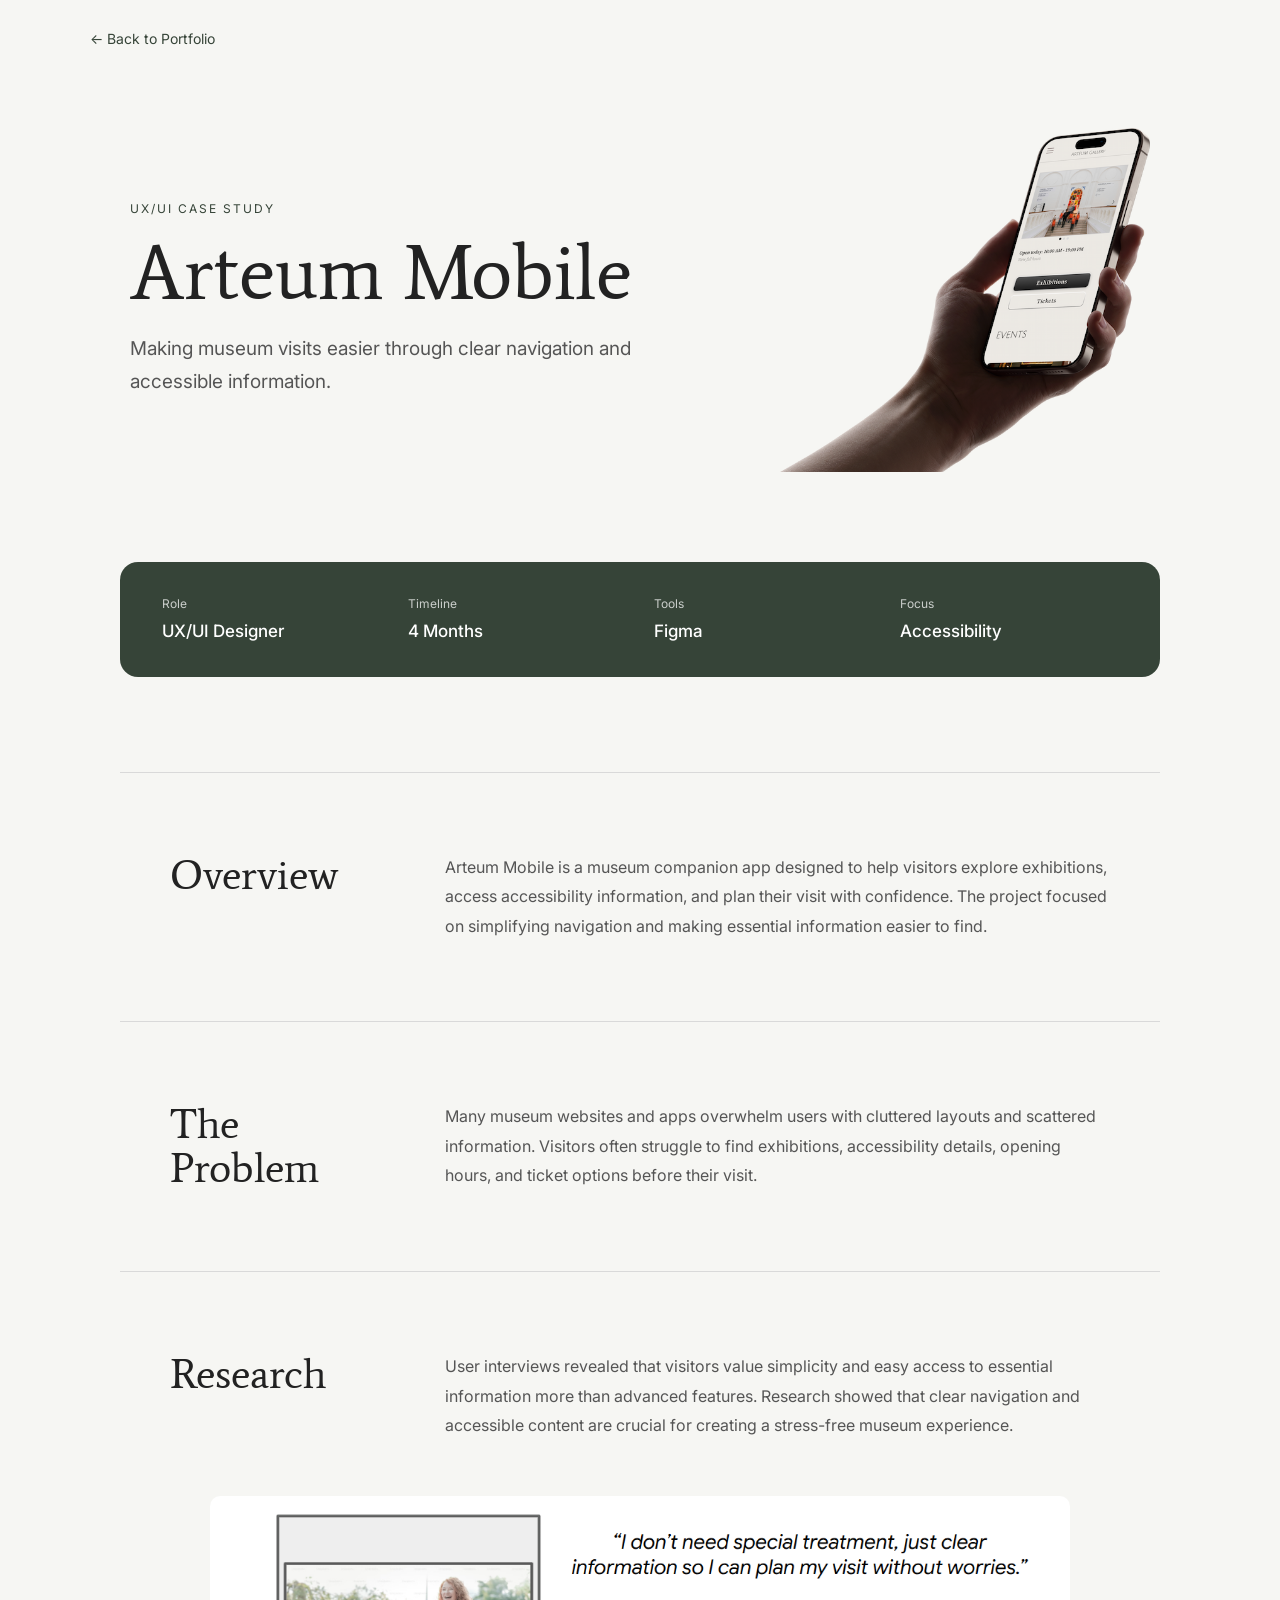
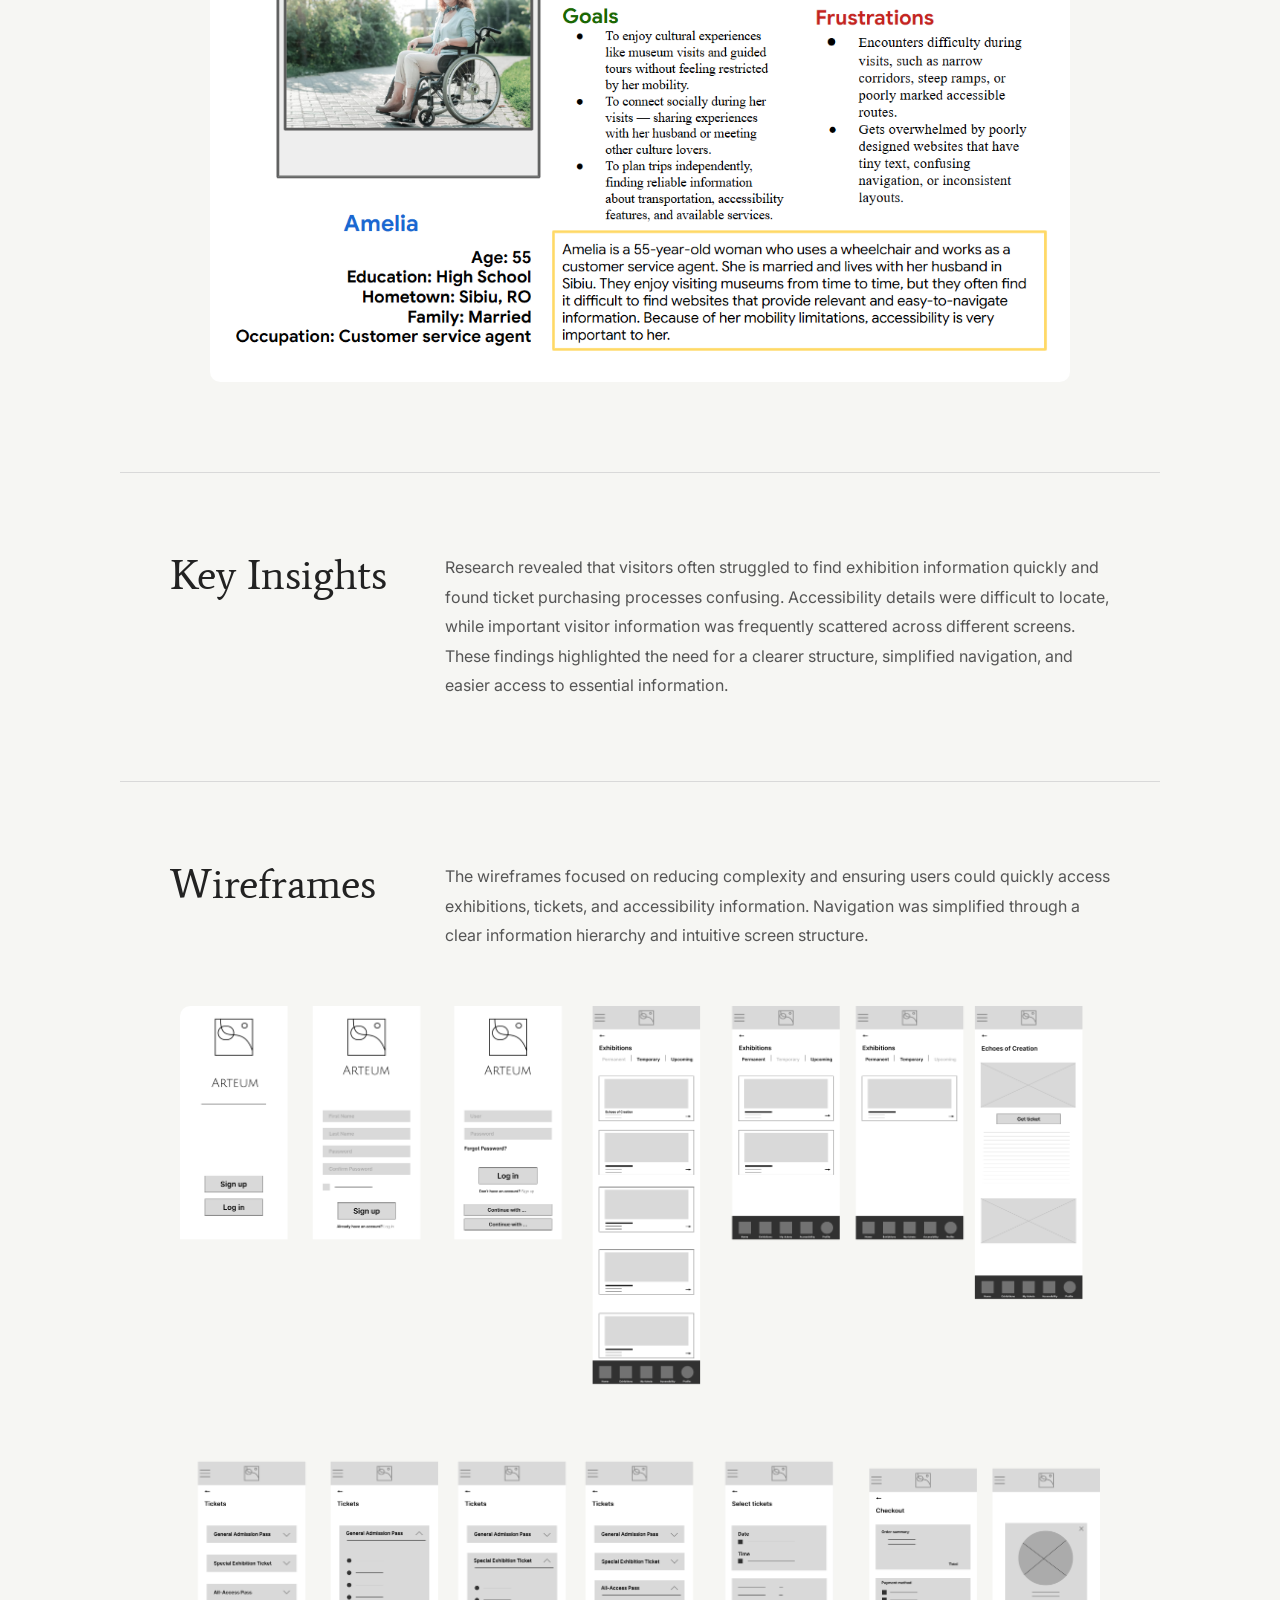
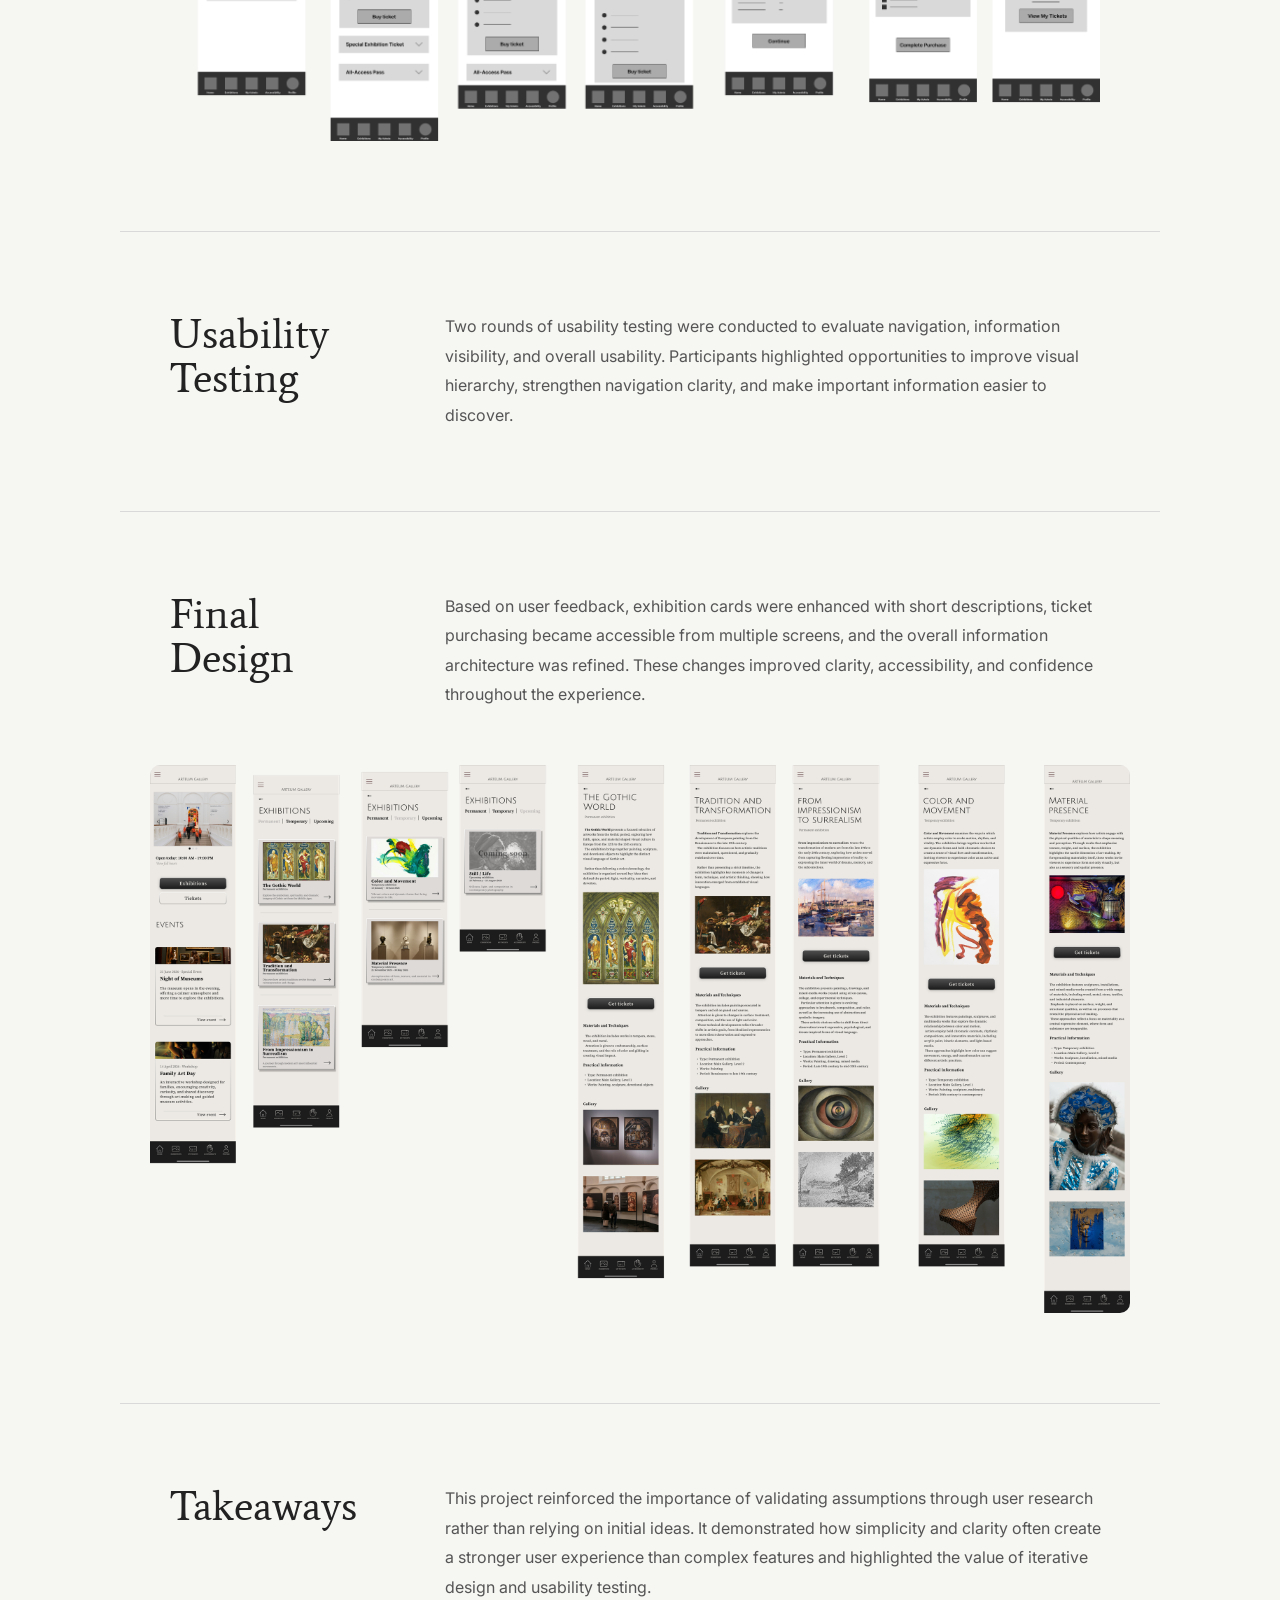
<file: arteum-mobile.html>
<!DOCTYPE html>
<html lang="en">

<head>

    <meta charset="UTF-8">
    <meta name="viewport" content="width=device-width, initial-scale=1.0">

    <title>Arteum Mobile | Case Study</title>

    <link rel="stylesheet" href="style.css">

    <link href="https://fonts.googleapis.com/css2?family=Average&family=Inter:wght@300;400;500;600&display=swap" rel="stylesheet">

</head>

<body>

    <!-- BACK -->

    <nav class="case-nav">
        <a href="index.html">← Back to Portfolio</a>
    </nav>

    <!-- HERO -->

    <section class="case-hero">

        <div class="hero-left">

            <p class="case-label">UX/UI CASE STUDY</p>

            <h1>Arteum Mobile</h1>

            <p class="case-subtitle">
                Making museum visits easier through clear navigation and accessible information.
            </p>

        </div>

        <div class="hero-mockup">

            <img src="images/arteum-hero.png" alt="Arteum Mobile">

        </div>

    </section>

    <!-- PROJECT SUMMARY -->

    <section class="project-summary">

        <div>
            <span>Role</span>
            <h3>UX/UI Designer</h3>
        </div>

        <div>
            <span>Timeline</span>
            <h3>4 Months</h3>
        </div>

        <div>
            <span>Tools</span>
            <h3>Figma</h3>
        </div>

        <div>
            <span>Focus</span>
            <h3>Accessibility</h3>
        </div>

    </section>

    <div class="section-divider"></div>

    <!-- OVERVIEW -->

    <section class="case-section">

        <h2>Overview</h2>

        <div class="case-content">

            <p>
                Arteum Mobile is a museum companion app designed to help visitors explore exhibitions, access accessibility information, and plan their visit with confidence. The project focused on simplifying navigation and making essential information easier to find.
            </p>

        </div>

    </section>

    <div class="section-divider"></div>

    <!-- PROBLEM -->

    <section class="case-section">

        <h2>The Problem</h2>

        <div class="case-content">

            <p>
                Many museum websites and apps overwhelm users with cluttered layouts and scattered information. Visitors often struggle to find exhibitions, accessibility details, opening hours, and ticket options before their visit.
            </p>

        </div>

    </section>

    <div class="section-divider"></div>

    <!-- RESEARCH -->

    <section class="case-section">

        <h2>Research</h2>

        <div class="case-content">

            <p>
                User interviews revealed that visitors value simplicity and easy access to essential information more than advanced features. Research showed that clear navigation and accessible content are crucial for creating a stress-free museum experience.
            </p>

        </div>

    </section>

    <section class="persona-image">

        <img src="images/arteum-persona.png" alt="Persona">

    </section>

    <div class="section-divider"></div>

    <!-- KEY INSIGHTS -->

    <section class="case-section">

        <h2>Key Insights</h2>

        <div class="case-content">

            <p>
                Research revealed that visitors often struggled to find exhibition information quickly and found ticket purchasing processes confusing. Accessibility details were difficult to locate, while important visitor information was frequently scattered across different screens. These findings highlighted the need for a clearer structure, simplified navigation, and easier access to essential information.
            </p>

        </div>

    </section>

    <div class="section-divider"></div>

    <!-- WIREFRAMES -->

    <section class="case-section">

        <h2>Wireframes</h2>

        <div class="case-content">

            <p>
                The wireframes focused on reducing complexity and ensuring users could quickly access exhibitions, tickets, and accessibility information. Navigation was simplified through a clear information hierarchy and intuitive screen structure.
            </p>

        </div>

    </section>

    <section class="wireframe-image">

        <img src="images/arteum-wireframes.png" alt="Wireframes">

    </section>

    <div class="section-divider"></div>

    <!-- USABILITY TESTING -->

    <section class="case-section">

        <h2>Usability Testing</h2>

        <div class="case-content">

            <p>
                Two rounds of usability testing were conducted to evaluate navigation, information visibility, and overall usability. Participants highlighted opportunities to improve visual hierarchy, strengthen navigation clarity, and make important information easier to discover.
            </p>

        </div>

    </section>

    <div class="section-divider"></div>

    <!-- FINAL DESIGN -->

    <section class="case-section">

        <h2>Final Design</h2>

        <div class="case-content">

            <p>
                Based on user feedback, exhibition cards were enhanced with short descriptions, ticket purchasing became accessible from multiple screens, and the overall information architecture was refined. These changes improved clarity, accessibility, and confidence throughout the experience.
            </p>

        </div>

    </section>

    <section class="final-image">

        <img src="images/arteum-final-designs.png" alt="Final Design">

    </section>
<div class="section-divider"></div>

    <!-- TAKEAWAYS -->

    <section class="case-section">

        <h2>Takeaways</h2>

        <div class="case-content">

            <p>
                This project reinforced the importance of validating assumptions through user research rather than relying on initial ideas. It demonstrated how simplicity and clarity often create a stronger user experience than complex features and highlighted the value of iterative design and usability testing.
            </p>

        </div>

    </section>


<script>
    /* CMS SYNC FOR STATIC CASE STUDY */
    const CMS_URL = "https://emuudatwzvzwfvxyoeed.supabase.co";
    const CMS_KEY = "sb_publishable_Y7AJ0hXo7N5Ycrp5UevuIA_DFL2NcC8";
    const CMS_TABLE = "projects";
    const CMS_PROJECT_URL = "arteum-mobile.html";

    function cmsEscape(value) {
        const div = document.createElement("div");
        div.textContent = value ?? "";
        return div.innerHTML;
    }

    function renderParagraphs(text) {
        return String(text || "")
            .trim()
            .split(/\n\s*\n/)
            .filter(Boolean)
            .map(p => `<p>${cmsEscape(p).replace(/\n/g, "<br>")}</p>`)
            .join("");
    }

    function syncText(selector, value) {
        const el = document.querySelector(selector);
        if (el && value != null && value !== "") el.textContent = value;
    }

    function syncSection(sectionEl, sectionData) {
        if (!sectionData) {
            sectionEl.style.display = "none";
            return;
        }

        sectionEl.style.display = "";

        const heading = sectionEl.querySelector("h2");
        if (heading) heading.textContent = sectionData.title || "";

        const content = sectionEl.querySelector(".case-content");
        if (content) content.innerHTML = renderParagraphs(sectionData.content || "");

        let sibling = sectionEl.nextElementSibling;
        let imageBlock = null;

        while (sibling) {
            if (sibling.classList.contains("case-section")) break;
            if (sibling.querySelector && sibling.querySelector("img") &&
                (sibling.classList.contains("persona-image") ||
                 sibling.classList.contains("wireframe-image") ||
                 sibling.classList.contains("final-image") ||
                 sibling.classList.contains("practice-full-image") ||
                 sibling.classList.contains("practice-case-gallery"))) {
                imageBlock = sibling;
                break;
            }
            sibling = sibling.nextElementSibling;
        }

        if (imageBlock) {
            const img = imageBlock.querySelector("img");
            if (sectionData.image_url) {
                imageBlock.style.display = "";
                img.src = sectionData.image_url;
                img.alt = sectionData.image_alt || sectionData.title || "Case study image";
            } else {
                imageBlock.style.display = "none";
            }
        }
    }

    function renderAdditionalSections(sections, existingCount) {
        const existing = document.getElementById("cms-extra-sections");

        if (existing) existing.remove();

        const extras = sections.slice(existingCount);
        if (!extras.length) return;

        const wrapper = document.createElement("div");
        wrapper.id = "cms-extra-sections";

        extras.forEach((section) => {
            const divider = document.createElement("div");
            divider.className = "section-divider";
            wrapper.appendChild(divider);

            const sectionEl = document.createElement("section");
            sectionEl.className = "case-section";

            const heading = document.createElement("h2");
            heading.textContent = section.title || "";
            sectionEl.appendChild(heading);

            const content = document.createElement("div");
            content.className = "case-content";
            content.innerHTML = renderParagraphs(section.content || "");
            sectionEl.appendChild(content);
            wrapper.appendChild(sectionEl);

            if (section.image_url) {
                const imageBlock = document.createElement("section");
                imageBlock.className = "final-image";
                const img = document.createElement("img");
                img.src = section.image_url;
                img.alt = section.image_alt || section.title || "Case study image";
                imageBlock.appendChild(img);
                wrapper.appendChild(imageBlock);
            }
        });

        document.body.insertBefore(wrapper, document.querySelector(".site-footer") || null);
        if (!wrapper.parentNode) document.body.appendChild(wrapper);
    }

    async function syncCms() {
        try {
            const response = await fetch(
                `${CMS_URL}/rest/v1/${CMS_TABLE}?project_url=eq.${encodeURIComponent(CMS_PROJECT_URL)}&select=*`,
                { headers: { apikey: CMS_KEY } }
            );

            if (!response.ok) return;

            const rows = await response.json();
            const project = rows[0];
            if (!project) return;

            syncText(".case-label", project.category);
            syncText(".hero-left h1, .practice-case-intro h1", project.title);
            syncText(".hero-left .case-subtitle, .practice-case-intro .case-subtitle", project.case_subtitle);

            const heroImg = document.querySelector(".hero-mockup img, .practice-case-image img");
            if (heroImg && (project.hero_image_url || project.image_url)) {
                heroImg.src = project.hero_image_url || project.image_url;
                heroImg.alt = project.title || heroImg.alt;
            }

            const summary = document.querySelectorAll(".project-summary > div");
            if (summary.length >= 4) {
                const values = [
                    project.case_type,
                    project.case_timeline,
                    project.case_tools,
                    project.case_focus
                ];
                values.forEach((value, index) => {
                    const h3 = summary[index]?.querySelector("h3");
                    if (h3 && value) h3.textContent = value;
                });

                if (CMS_TABLE === "practice_projects") {
                    const practiceValues = [project.case_type, project.case_focus, project.case_tools, project.case_project];
                    practiceValues.forEach((value, index) => {
                        const h3 = summary[index]?.querySelector("h3");
                        if (h3 && value) h3.textContent = value;
                    });
                }
            }

            const sections = Array.isArray(project.case_sections) ? project.case_sections : [];
            const pageSections = Array.from(document.querySelectorAll(".case-section"));
            if (sections.length && pageSections.length) {
                pageSections.forEach((sectionEl, index) => syncSection(sectionEl, sections[index]));
            }

            renderAdditionalSections(sections, pageSections.length);

            document.title = `${project.title || document.title.replace(" | Case Study", "")} | Case Study`;
        } catch (error) {
            console.warn("CMS sync unavailable; using static page content.", error);
        }
    }

    syncCms();
</script>

</body>

</html>
</file>
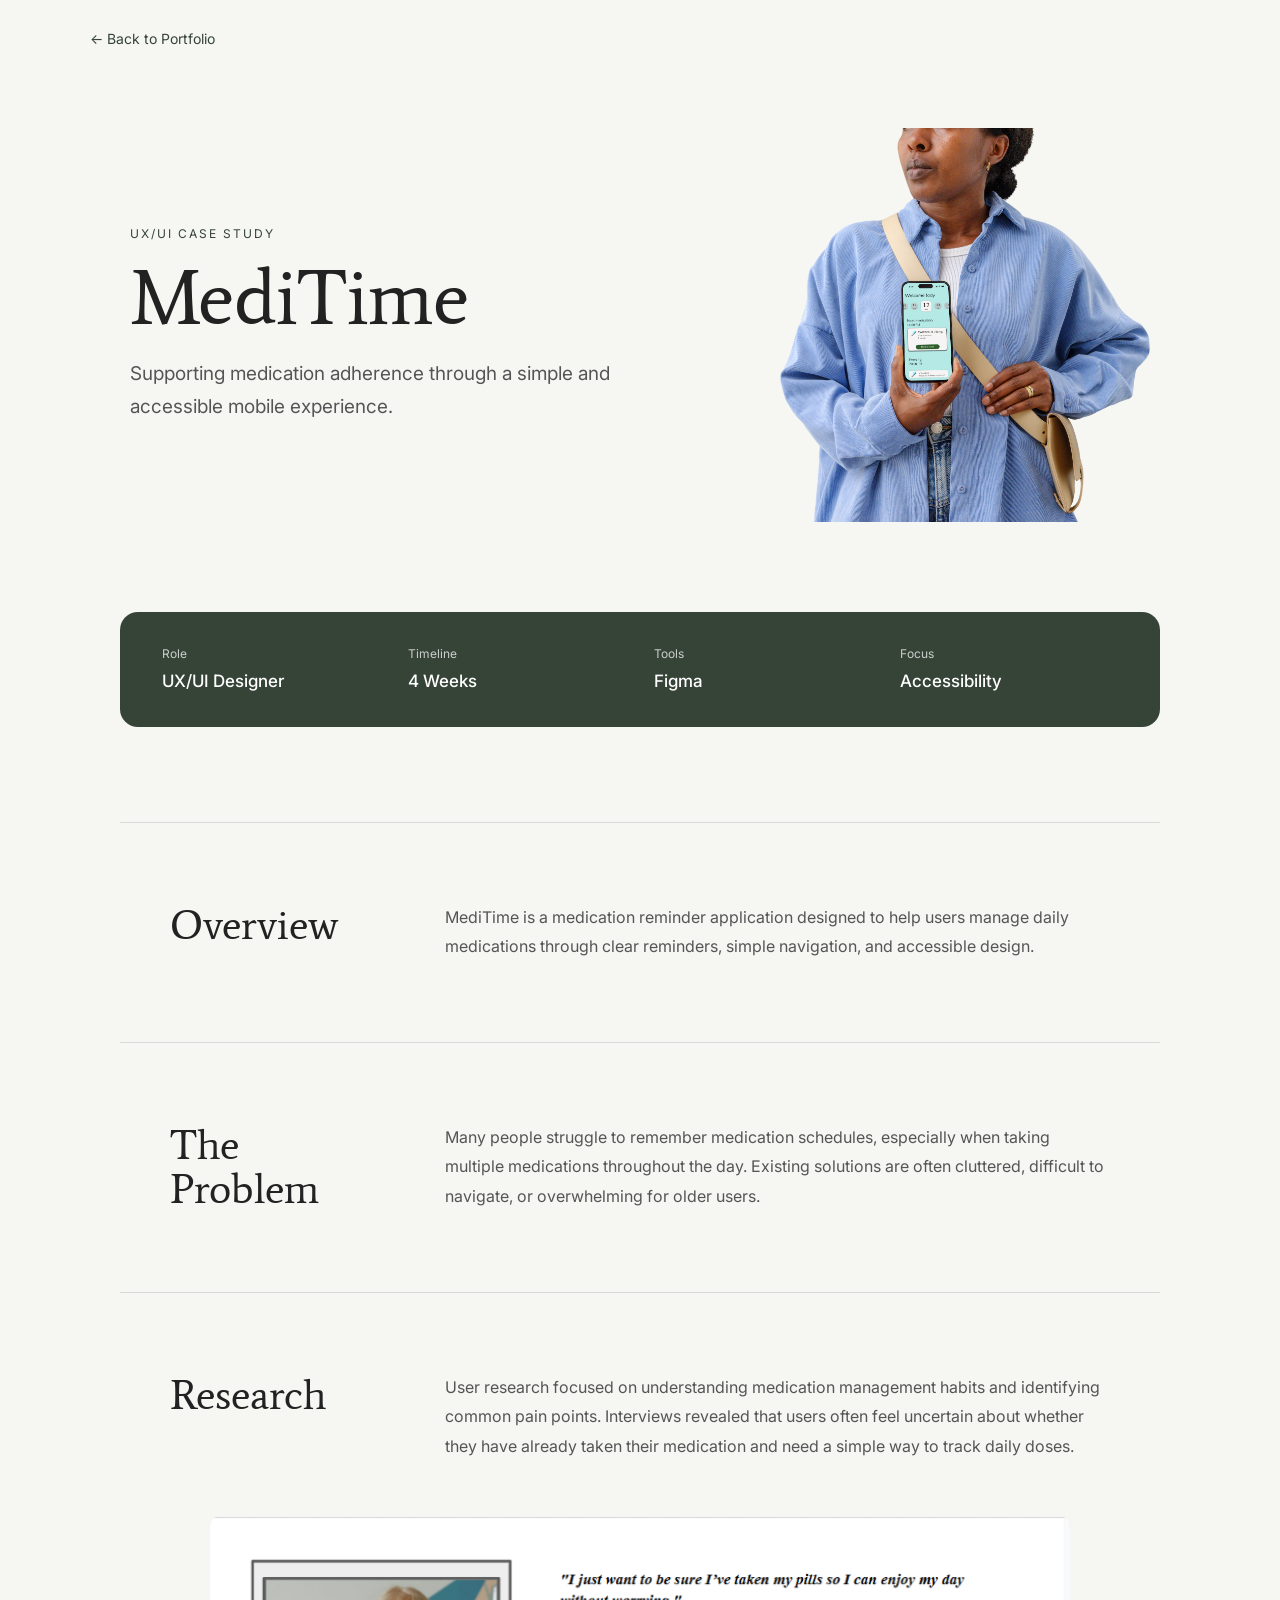
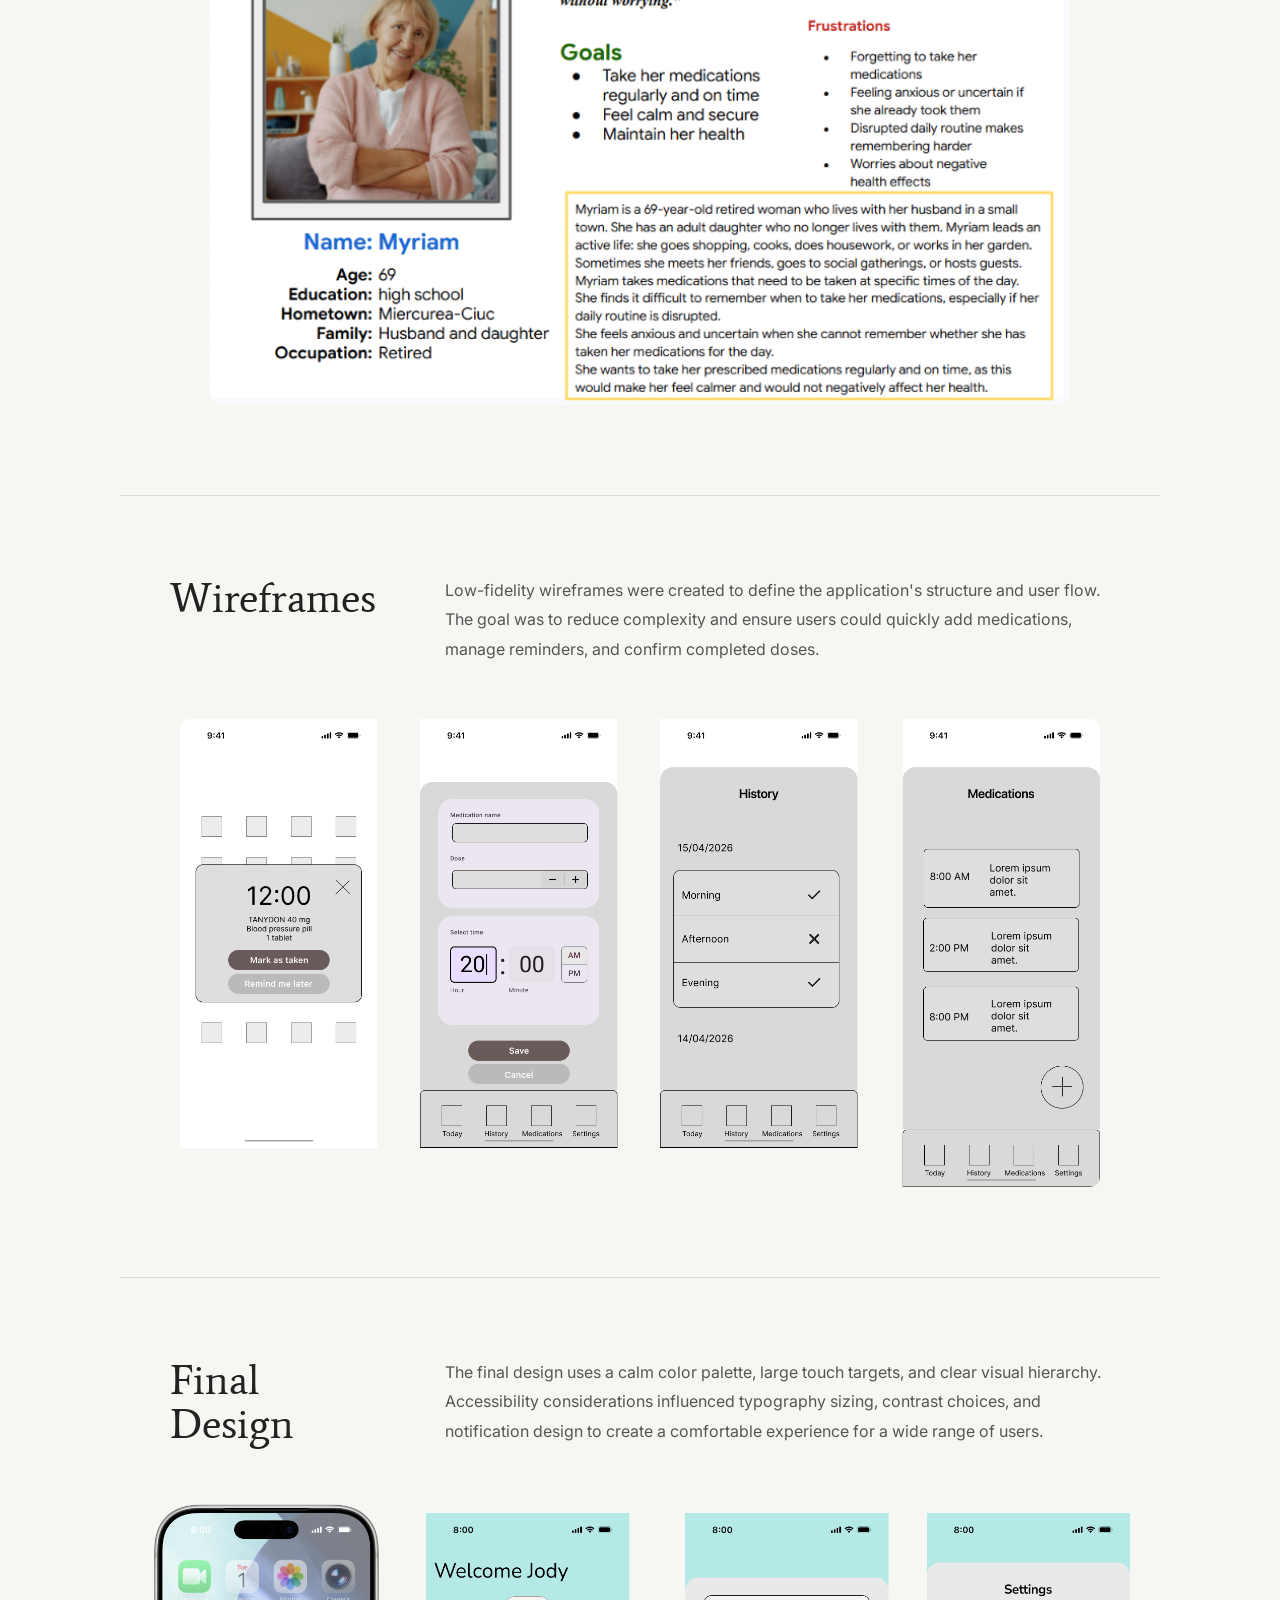
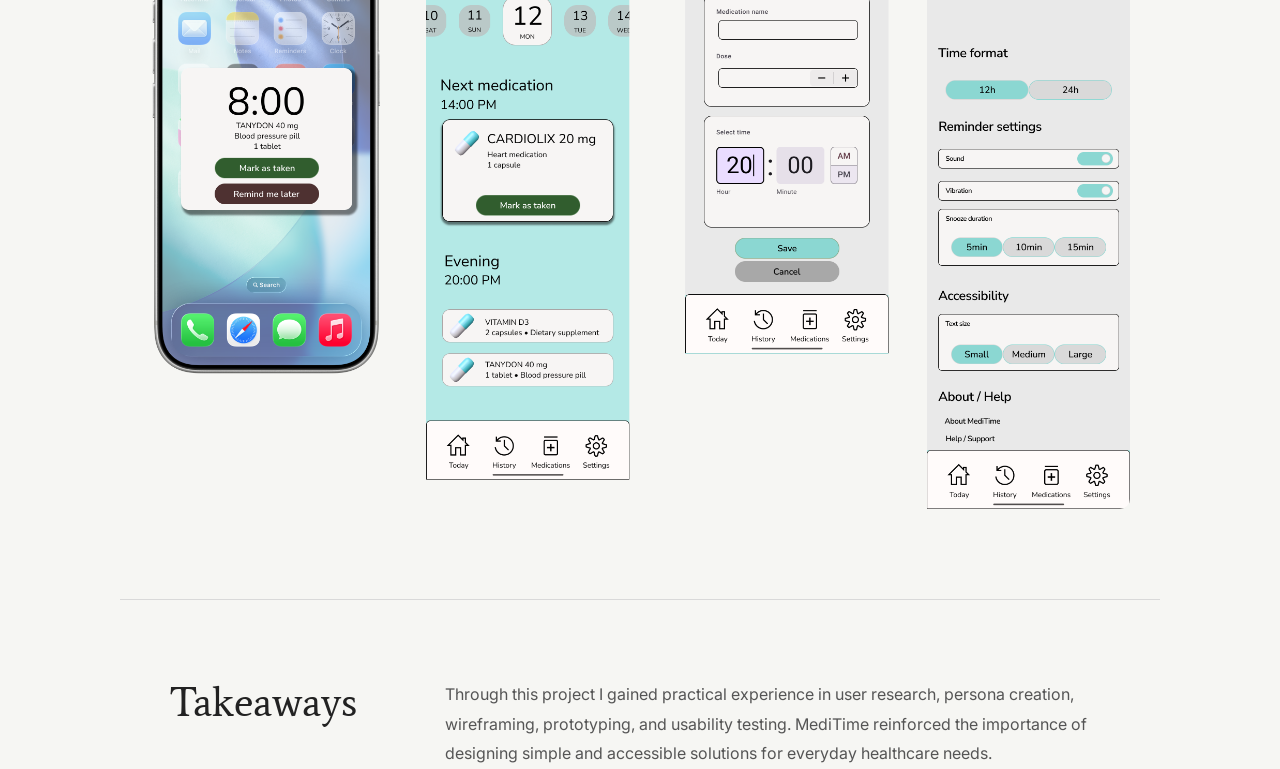
<file: meditime.html>
<!DOCTYPE html>
<html lang="en">

<head>

    <meta charset="UTF-8">
    <meta name="viewport" content="width=device-width, initial-scale=1.0">

    <title>MediTime | Case Study</title>

    <link rel="stylesheet" href="style.css">

    <link href="https://fonts.googleapis.com/css2?family=Average&family=Inter:wght@300;400;500;600&display=swap" rel="stylesheet">

</head>

<body>

    <!-- BACK -->

    <nav class="case-nav">
        <a href="index.html">← Back to Portfolio</a>
    </nav>

    <!-- HERO -->

    <section class="case-hero">

        <div class="hero-left">

            <p class="case-label">UX/UI CASE STUDY</p>

            <h1>MediTime</h1>

            <p class="case-subtitle">
                Supporting medication adherence through a simple and accessible mobile experience.
            </p>

        </div>

        <div class="hero-mockup">

            <img src="images/meditime-hero.png" alt="MediTime">

        </div>

    </section>

    <!-- PROJECT SUMMARY -->

    <section class="project-summary">

        <div>
            <span>Role</span>
            <h3>UX/UI Designer</h3>
        </div>

        <div>
            <span>Timeline</span>
            <h3>4 Weeks</h3>
        </div>

        <div>
            <span>Tools</span>
            <h3>Figma</h3>
        </div>

        <div>
            <span>Focus</span>
            <h3>Accessibility</h3>
        </div>

    </section>

    <div class="section-divider"></div>

    <!-- OVERVIEW -->

    <section class="case-section">

        <h2>Overview</h2>

        <div class="case-content">

            <p>
                MediTime is a medication reminder application designed to help users manage daily medications through clear reminders, simple navigation, and accessible design.
            </p>

        </div>

    </section>

    <div class="section-divider"></div>

    <!-- PROBLEM -->

    <section class="case-section">

        <h2>The Problem</h2>

        <div class="case-content">

            <p>
                Many people struggle to remember medication schedules, especially when taking multiple medications throughout the day. Existing solutions are often cluttered, difficult to navigate, or overwhelming for older users.
            </p>

        </div>

    </section>

    <div class="section-divider"></div>

    <!-- RESEARCH -->

    <section class="case-section">

        <h2>Research</h2>

        <div class="case-content">

            <p>
                User research focused on understanding medication management habits and identifying common pain points. Interviews revealed that users often feel uncertain about whether they have already taken their medication and need a simple way to track daily doses.
            </p>

        </div>

    </section>

    <section class="persona-image">

        <img src="images/meditime-persona.png" alt="Persona">

    </section>

    <div class="section-divider"></div>

    <!-- WIREFRAMES -->

    <section class="case-section">

        <h2>Wireframes</h2>

        <div class="case-content">

            <p>
                Low-fidelity wireframes were created to define the application's structure and user flow. The goal was to reduce complexity and ensure users could quickly add medications, manage reminders, and confirm completed doses.
            </p>

        </div>

    </section>

    <section class="wireframe-image">

        <img src="images/meditime-wireframes.png" alt="Wireframes">

    </section>

    <div class="section-divider"></div>

    <!-- FINAL DESIGN -->

    <section class="case-section">

        <h2>Final Design</h2>

        <div class="case-content">

            <p>
                The final design uses a calm color palette, large touch targets, and clear visual hierarchy. Accessibility considerations influenced typography sizing, contrast choices, and notification design to create a comfortable experience for a wide range of users.
            </p>

        </div>

    </section>

    <section class="final-image">

        <img src="images/meditime-final-designs.png" alt="Final Design">

    </section>

    <div class="section-divider"></div>

    <!-- TAKEAWAYS -->

    <section class="case-section">

        <h2>Takeaways</h2>

        <div class="case-content">

            <p>
                Through this project I gained practical experience in user research, persona creation, wireframing, prototyping, and usability testing. MediTime reinforced the importance of designing simple and accessible solutions for everyday healthcare needs.
            </p>

        </div>

    </section>


<script>
    /* CMS SYNC FOR STATIC CASE STUDY */
    const CMS_URL = "https://emuudatwzvzwfvxyoeed.supabase.co";
    const CMS_KEY = "sb_publishable_Y7AJ0hXo7N5Ycrp5UevuIA_DFL2NcC8";
    const CMS_TABLE = "projects";
    const CMS_PROJECT_URL = "meditime.html";

    function cmsEscape(value) {
        const div = document.createElement("div");
        div.textContent = value ?? "";
        return div.innerHTML;
    }

    function renderParagraphs(text) {
        return String(text || "")
            .trim()
            .split(/\n\s*\n/)
            .filter(Boolean)
            .map(p => `<p>${cmsEscape(p).replace(/\n/g, "<br>")}</p>`)
            .join("");
    }

    function syncText(selector, value) {
        const el = document.querySelector(selector);
        if (el && value != null && value !== "") el.textContent = value;
    }

    function syncSection(sectionEl, sectionData) {
        if (!sectionData) {
            sectionEl.style.display = "none";
            return;
        }

        sectionEl.style.display = "";

        const heading = sectionEl.querySelector("h2");
        if (heading) heading.textContent = sectionData.title || "";

        const content = sectionEl.querySelector(".case-content");
        if (content) content.innerHTML = renderParagraphs(sectionData.content || "");

        let sibling = sectionEl.nextElementSibling;
        let imageBlock = null;

        while (sibling) {
            if (sibling.classList.contains("case-section")) break;
            if (sibling.querySelector && sibling.querySelector("img") &&
                (sibling.classList.contains("persona-image") ||
                 sibling.classList.contains("wireframe-image") ||
                 sibling.classList.contains("final-image") ||
                 sibling.classList.contains("practice-full-image") ||
                 sibling.classList.contains("practice-case-gallery"))) {
                imageBlock = sibling;
                break;
            }
            sibling = sibling.nextElementSibling;
        }

        if (imageBlock) {
            const img = imageBlock.querySelector("img");
            if (sectionData.image_url) {
                imageBlock.style.display = "";
                img.src = sectionData.image_url;
                img.alt = sectionData.image_alt || sectionData.title || "Case study image";
            } else {
                imageBlock.style.display = "none";
            }
        }
    }

    function renderAdditionalSections(sections, existingCount) {
        const existing = document.getElementById("cms-extra-sections");

        if (existing) existing.remove();

        const extras = sections.slice(existingCount);
        if (!extras.length) return;

        const wrapper = document.createElement("div");
        wrapper.id = "cms-extra-sections";

        extras.forEach((section) => {
            const divider = document.createElement("div");
            divider.className = "section-divider";
            wrapper.appendChild(divider);

            const sectionEl = document.createElement("section");
            sectionEl.className = "case-section";

            const heading = document.createElement("h2");
            heading.textContent = section.title || "";
            sectionEl.appendChild(heading);

            const content = document.createElement("div");
            content.className = "case-content";
            content.innerHTML = renderParagraphs(section.content || "");
            sectionEl.appendChild(content);
            wrapper.appendChild(sectionEl);

            if (section.image_url) {
                const imageBlock = document.createElement("section");
                imageBlock.className = "final-image";
                const img = document.createElement("img");
                img.src = section.image_url;
                img.alt = section.image_alt || section.title || "Case study image";
                imageBlock.appendChild(img);
                wrapper.appendChild(imageBlock);
            }
        });

        document.body.insertBefore(wrapper, document.querySelector(".site-footer") || null);
        if (!wrapper.parentNode) document.body.appendChild(wrapper);
    }

    async function syncCms() {
        try {
            const response = await fetch(
                `${CMS_URL}/rest/v1/${CMS_TABLE}?project_url=eq.${encodeURIComponent(CMS_PROJECT_URL)}&select=*`,
                { headers: { apikey: CMS_KEY } }
            );

            if (!response.ok) return;

            const rows = await response.json();
            const project = rows[0];
            if (!project) return;

            syncText(".case-label", project.category);
            syncText(".hero-left h1, .practice-case-intro h1", project.title);
            syncText(".hero-left .case-subtitle, .practice-case-intro .case-subtitle", project.case_subtitle);

            const heroImg = document.querySelector(".hero-mockup img, .practice-case-image img");
            if (heroImg && (project.hero_image_url || project.image_url)) {
                heroImg.src = project.hero_image_url || project.image_url;
                heroImg.alt = project.title || heroImg.alt;
            }

            const summary = document.querySelectorAll(".project-summary > div");
            if (summary.length >= 4) {
                const values = [
                    project.case_type,
                    project.case_timeline,
                    project.case_tools,
                    project.case_focus
                ];
                values.forEach((value, index) => {
                    const h3 = summary[index]?.querySelector("h3");
                    if (h3 && value) h3.textContent = value;
                });

                if (CMS_TABLE === "practice_projects") {
                    const practiceValues = [project.case_type, project.case_focus, project.case_tools, project.case_project];
                    practiceValues.forEach((value, index) => {
                        const h3 = summary[index]?.querySelector("h3");
                        if (h3 && value) h3.textContent = value;
                    });
                }
            }

            const sections = Array.isArray(project.case_sections) ? project.case_sections : [];
            const pageSections = Array.from(document.querySelectorAll(".case-section"));
            if (sections.length && pageSections.length) {
                pageSections.forEach((sectionEl, index) => syncSection(sectionEl, sections[index]));
            }

            renderAdditionalSections(sections, pageSections.length);

            document.title = `${project.title || document.title.replace(" | Case Study", "")} | Case Study`;
        } catch (error) {
            console.warn("CMS sync unavailable; using static page content.", error);
        }
    }

    syncCms();
</script>

</body>
</html>
</file>
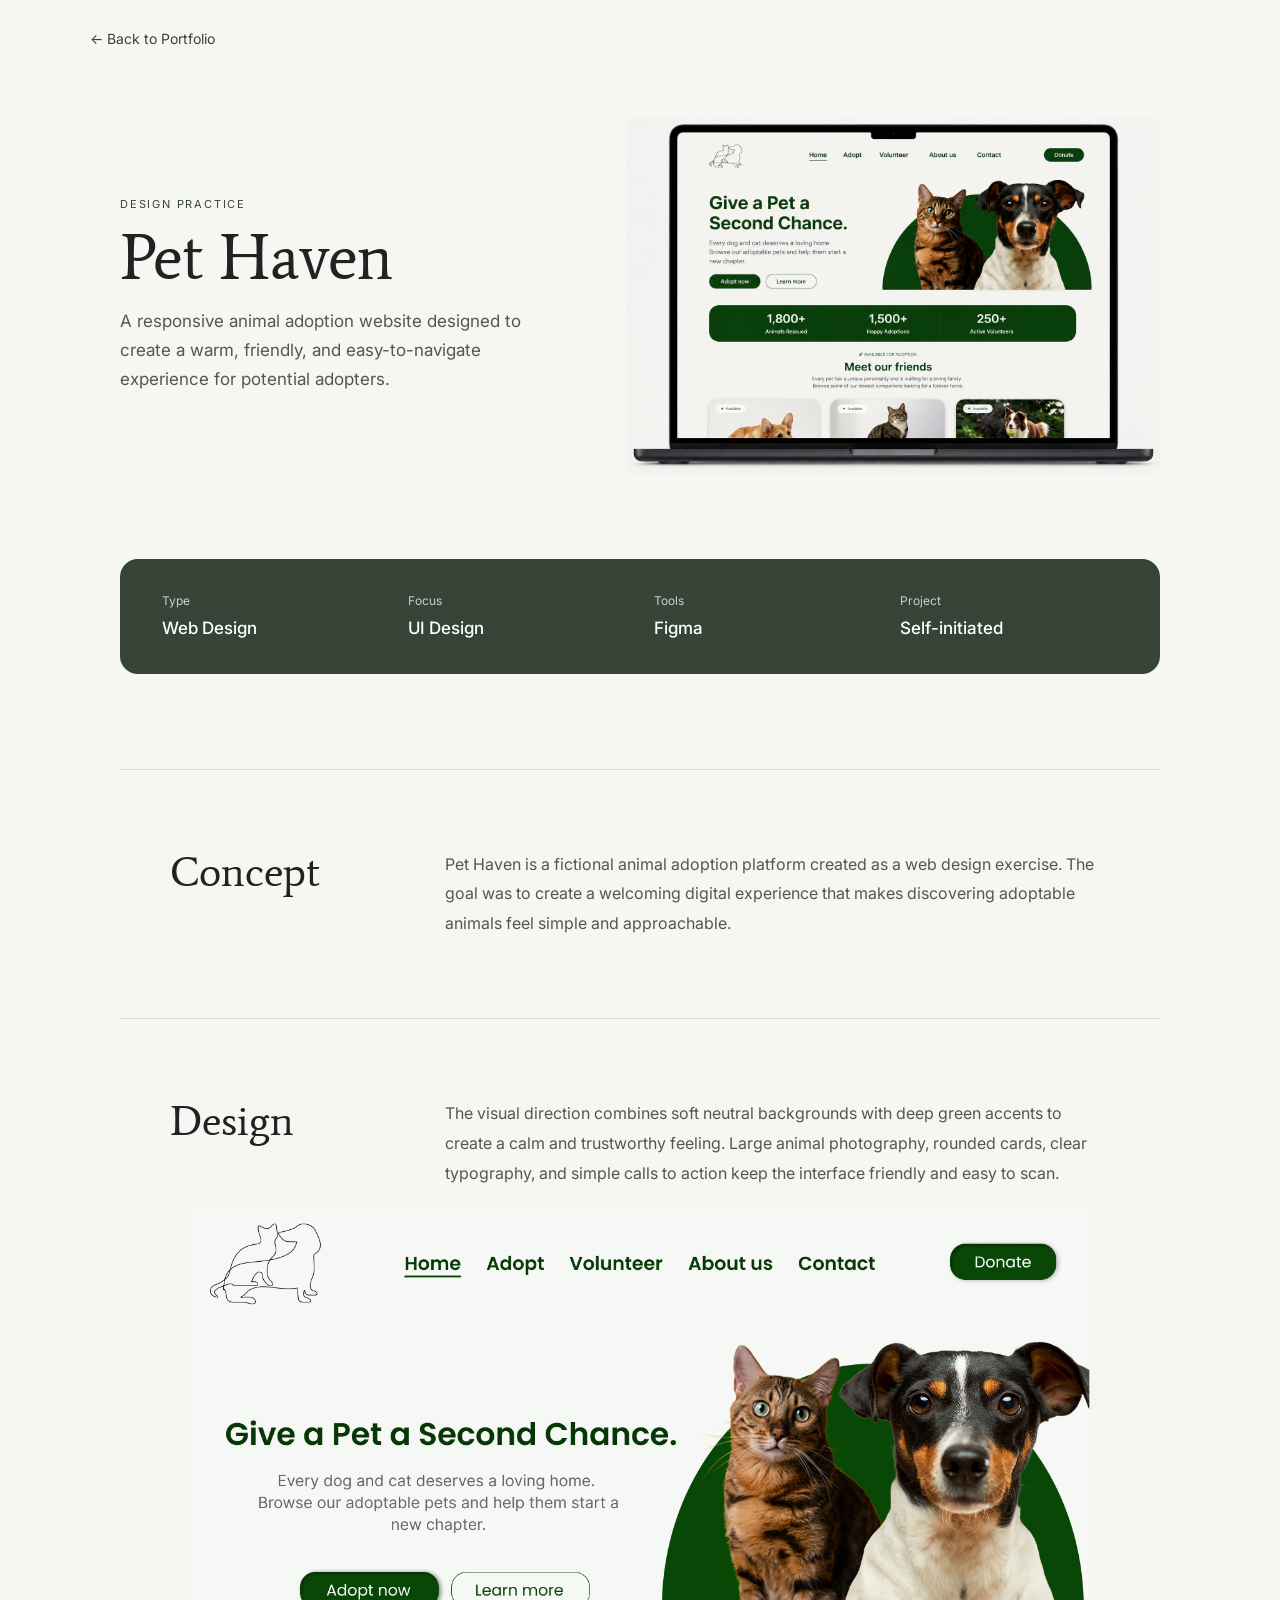
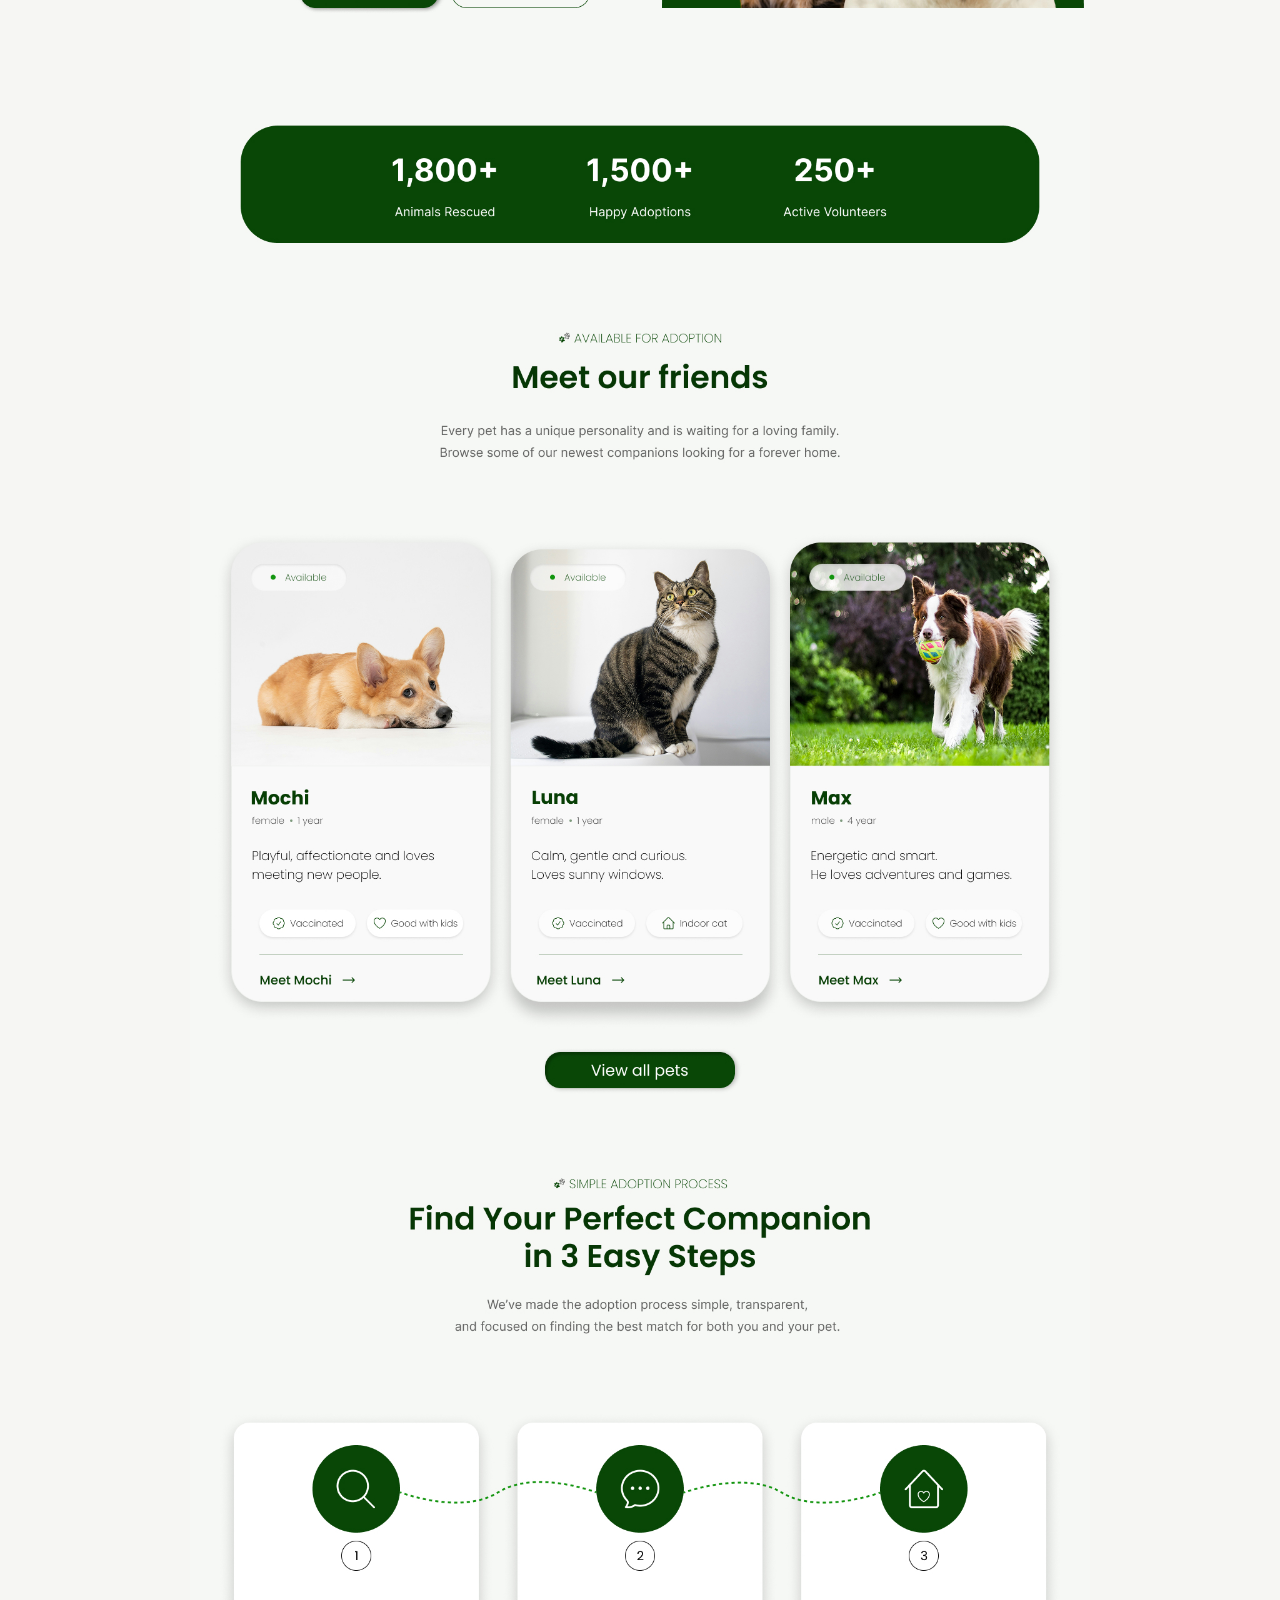
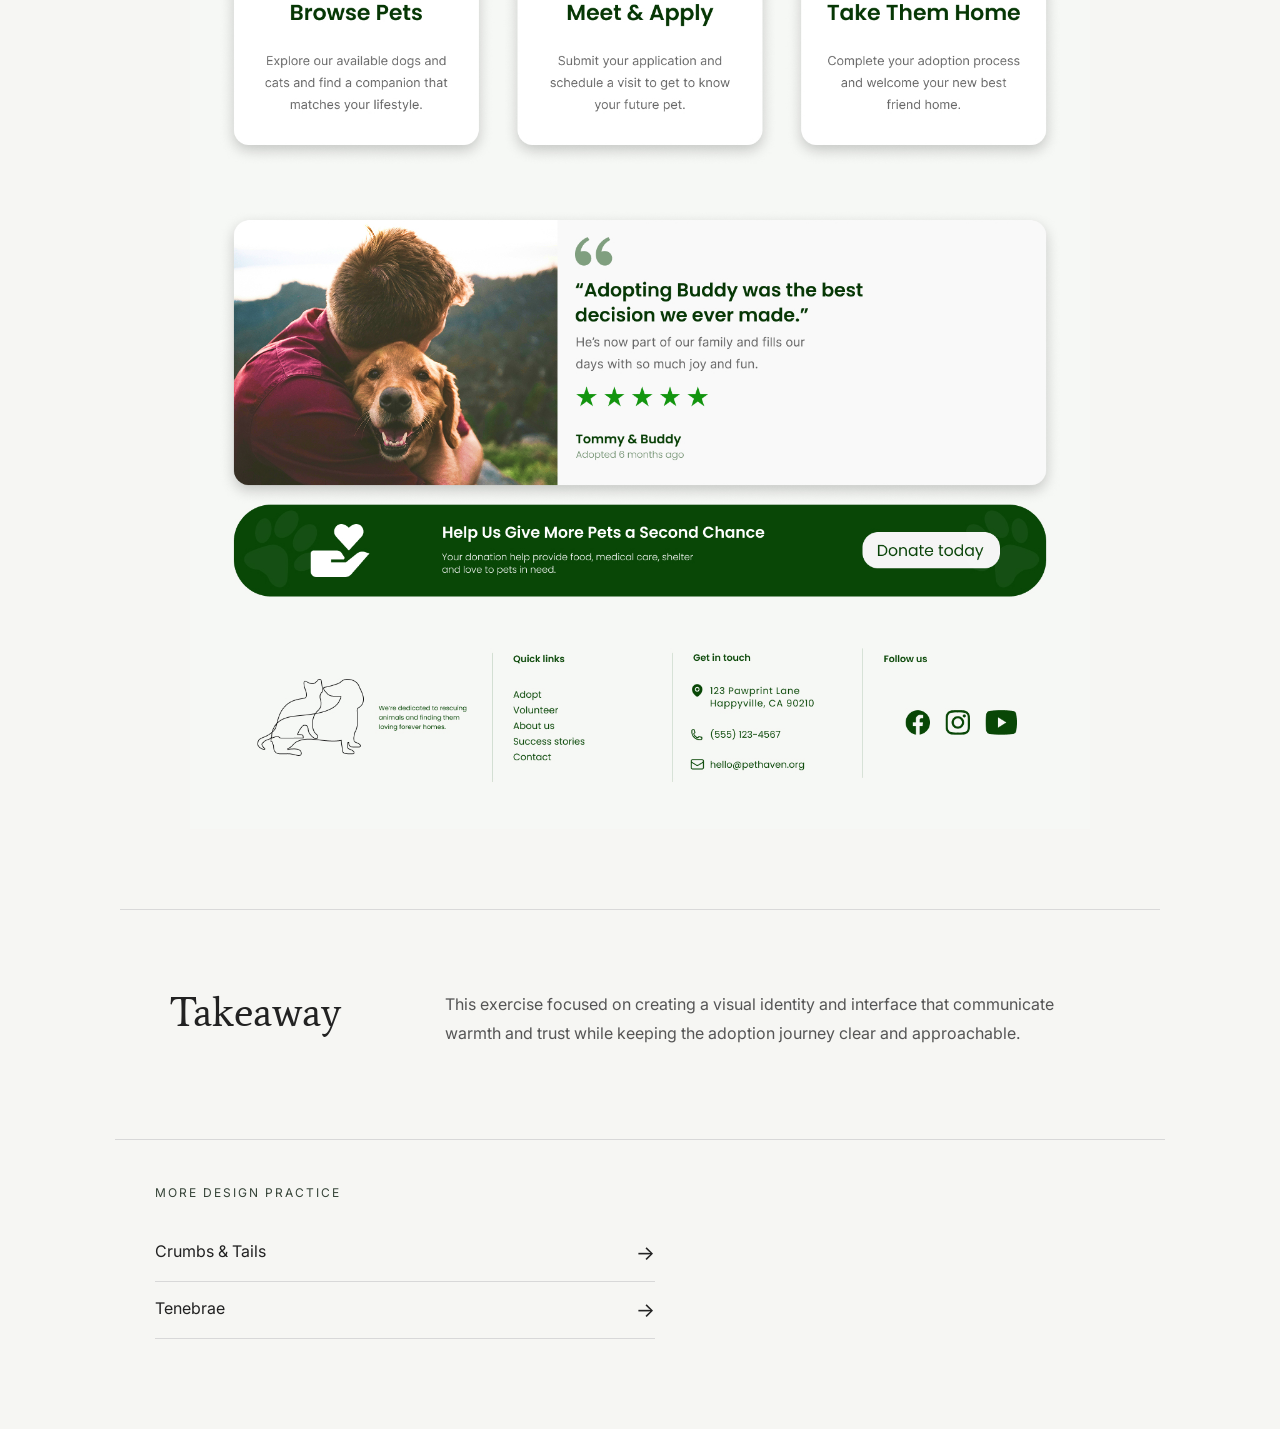
<file: pet-haven.html>
<!DOCTYPE html>
<html lang="en">

<head>

    <meta charset="UTF-8">
    <meta name="viewport" content="width=device-width, initial-scale=1.0">

    <title>Pet Haven | Design Practice</title>

    <link rel="stylesheet" href="style.css">

    <link
        href="https://fonts.googleapis.com/css2?family=Average&family=Inter:wght@300;400;500;600&display=swap"
        rel="stylesheet"
    >

    <style>

        /* =========================================
           PET HAVEN — HERO ONLY
           Scoped to this page so the rest of the
           portfolio remains unchanged.
        ========================================= */

        .pet-haven-hero {
            max-width: 1120px;
            margin: 70px auto 85px;
            padding: 0 40px;

            display: grid;
            grid-template-columns: minmax(0, 0.9fr) minmax(0, 1.1fr);
            align-items: center;
            gap: 70px;
        }

        .pet-haven-hero .practice-case-intro {
            max-width: 520px;
            margin: 0;
        }

        .pet-haven-hero .case-label {
            font-size: 11px;
            letter-spacing: 1.8px;
            margin-bottom: 14px;
        }

        .pet-haven-hero h1 {
            font-family: "Average", serif;
            font-size: 64px;
            font-weight: 400;
            line-height: 1;
            margin: 0 0 18px;
        }

        .pet-haven-hero .case-subtitle {
            max-width: 500px;
            font-size: 17px;
            line-height: 1.7;
            color: #555;
        }

        .pet-haven-hero .practice-case-image {
            width: 100%;
            max-width: 620px;
            margin: 0 auto;
            border-radius: 8px;
            overflow: hidden;
        }

        .pet-haven-hero .practice-case-image img {
            width: 100%;
            max-width: 620px;
            height: auto;
            display: block;
        }


        @media (max-width: 850px) {

            .pet-haven-hero {
                grid-template-columns: 1fr;
                gap: 45px;
                text-align: center;
                padding: 0 30px;
            }

            .pet-haven-hero .practice-case-intro {
                margin: 0 auto;
            }

            .pet-haven-hero .practice-case-image {
                max-width: 620px;
            }

            .pet-haven-hero .case-subtitle {
                margin: 0 auto;
            }

        }


        @media (max-width: 600px) {

            .pet-haven-hero {
                margin: 45px auto 60px;
                padding: 0 20px;
                gap: 32px;
            }

            .pet-haven-hero h1 {
                font-size: 46px;
            }

            .pet-haven-hero .case-subtitle {
                font-size: 15px;
            }

            .pet-haven-hero .practice-case-image,
            .pet-haven-hero .practice-case-image img {
                max-width: 100%;
            }

        }

    </style>

</head>

<body>


    <!-- BACK -->

    <nav class="case-nav">

        <a href="index.html">
            ← Back to Portfolio
        </a>

    </nav>


    <!-- HERO -->

    <section class="pet-haven-hero">

        <div class="practice-case-intro">

            <p class="case-label">
                DESIGN PRACTICE
            </p>

            <h1>
                Pet Haven
            </h1>

            <p class="case-subtitle">
                A responsive animal adoption website designed to create a warm,
                friendly, and easy-to-navigate experience for potential adopters.
            </p>

        </div>


        <div class="practice-case-image">

            <img
                src="images/pet-haven.png"
                alt="Pet Haven website design"
            >

        </div>

    </section>


    <!-- PROJECT INFO -->

    <section class="project-summary">

        <div>
            <span>Type</span>
            <h3>Web Design</h3>
        </div>

        <div>
            <span>Focus</span>
            <h3>UI Design</h3>
        </div>

        <div>
            <span>Tools</span>
            <h3>Figma</h3>
        </div>

        <div>
            <span>Project</span>
            <h3>Self-initiated</h3>
        </div>

    </section>


    <div class="section-divider"></div>


    <!-- CONCEPT -->

    <section class="case-section">

        <h2>
            Concept
        </h2>

        <div class="case-content">

            <p>
                Pet Haven is a fictional animal adoption platform created as
                a web design exercise. The goal was to create a welcoming
                digital experience that makes discovering adoptable animals
                feel simple and approachable.
            </p>

        </div>

    </section>


    <div class="section-divider"></div>


    <!-- DESIGN -->

    <section class="case-section">

        <h2>
            Design
        </h2>

        <div class="case-content">

            <p>
                The visual direction combines soft neutral backgrounds with
                deep green accents to create a calm and trustworthy feeling.
                Large animal photography, rounded cards, clear typography,
                and simple calls to action keep the interface friendly and
                easy to scan.
            </p>

        </div>

    </section>


    <!-- DESIGN IMAGE -->

    <section class="practice-case-gallery">

        <img
            src="images/pet-haven-full.jpg"
            alt="Pet Haven website interface"
        >

    </section>


    <div class="section-divider"></div>


    <!-- TAKEAWAY -->

    <section class="case-section">

        <h2>
            Takeaway
        </h2>

        <div class="case-content">

            <p>
                This exercise focused on creating a visual identity and
                interface that communicate warmth and trust while keeping
                the adoption journey clear and approachable.
            </p>

        </div>

    </section>


    <!-- MORE -->

    <section class="practice-next-projects">

        <p class="case-label">
            MORE DESIGN PRACTICE
        </p>

        <div class="practice-next-links">

            <a href="practice-crumbs.html">
                Crumbs &amp; Tails
                <span>→</span>
            </a>

            <a href="tenebrae.html">
                Tenebrae
                <span>→</span>
            </a>

        </div>

    </section>



<script>
    /* CMS SYNC FOR STATIC CASE STUDY */
    const CMS_URL = "https://emuudatwzvzwfvxyoeed.supabase.co";
    const CMS_KEY = "sb_publishable_Y7AJ0hXo7N5Ycrp5UevuIA_DFL2NcC8";
    const CMS_TABLE = "practice_projects";
    const CMS_PROJECT_URL = "pet-haven.html";

    function cmsEscape(value) {
        const div = document.createElement("div");
        div.textContent = value ?? "";
        return div.innerHTML;
    }

    function renderParagraphs(text) {
        return String(text || "")
            .trim()
            .split(/\n\s*\n/)
            .filter(Boolean)
            .map(p => `<p>${cmsEscape(p).replace(/\n/g, "<br>")}</p>`)
            .join("");
    }

    function syncText(selector, value) {
        const el = document.querySelector(selector);
        if (el && value != null && value !== "") el.textContent = value;
    }

    function syncSection(sectionEl, sectionData) {
        if (!sectionData) {
            sectionEl.style.display = "none";
            return;
        }

        sectionEl.style.display = "";

        const heading = sectionEl.querySelector("h2");
        if (heading) heading.textContent = sectionData.title || "";

        const content = sectionEl.querySelector(".case-content");
        if (content) content.innerHTML = renderParagraphs(sectionData.content || "");

        let sibling = sectionEl.nextElementSibling;
        let imageBlock = null;

        while (sibling) {
            if (sibling.classList.contains("case-section")) break;
            if (sibling.querySelector && sibling.querySelector("img") &&
                (sibling.classList.contains("persona-image") ||
                 sibling.classList.contains("wireframe-image") ||
                 sibling.classList.contains("final-image") ||
                 sibling.classList.contains("practice-full-image") ||
                 sibling.classList.contains("practice-case-gallery"))) {
                imageBlock = sibling;
                break;
            }
            sibling = sibling.nextElementSibling;
        }

        if (imageBlock) {
            const img = imageBlock.querySelector("img");
            if (sectionData.image_url) {
                imageBlock.style.display = "";
                img.src = sectionData.image_url;
                img.alt = sectionData.image_alt || sectionData.title || "Case study image";
            } else {
                imageBlock.style.display = "none";
            }
        }
    }

    function renderAdditionalSections(sections, existingCount) {
        const existing = document.getElementById("cms-extra-sections");

        if (existing) existing.remove();

        const extras = sections.slice(existingCount);
        if (!extras.length) return;

        const wrapper = document.createElement("div");
        wrapper.id = "cms-extra-sections";

        extras.forEach((section) => {
            const divider = document.createElement("div");
            divider.className = "section-divider";
            wrapper.appendChild(divider);

            const sectionEl = document.createElement("section");
            sectionEl.className = "case-section";

            const heading = document.createElement("h2");
            heading.textContent = section.title || "";
            sectionEl.appendChild(heading);

            const content = document.createElement("div");
            content.className = "case-content";
            content.innerHTML = renderParagraphs(section.content || "");
            sectionEl.appendChild(content);
            wrapper.appendChild(sectionEl);

            if (section.image_url) {
                const imageBlock = document.createElement("section");
                imageBlock.className = "final-image";
                const img = document.createElement("img");
                img.src = section.image_url;
                img.alt = section.image_alt || section.title || "Case study image";
                imageBlock.appendChild(img);
                wrapper.appendChild(imageBlock);
            }
        });

        document.body.insertBefore(wrapper, document.querySelector(".site-footer") || null);
        if (!wrapper.parentNode) document.body.appendChild(wrapper);
    }

    async function syncCms() {
        try {
            const response = await fetch(
                `${CMS_URL}/rest/v1/${CMS_TABLE}?project_url=eq.${encodeURIComponent(CMS_PROJECT_URL)}&select=*`,
                { headers: { apikey: CMS_KEY } }
            );

            if (!response.ok) return;

            const rows = await response.json();
            const project = rows[0];
            if (!project) return;

            syncText(".case-label", project.category);
            syncText(".hero-left h1, .practice-case-intro h1", project.title);
            syncText(".hero-left .case-subtitle, .practice-case-intro .case-subtitle", project.case_subtitle);

            const heroImg = document.querySelector(".hero-mockup img, .practice-case-image img");
            if (heroImg && (project.hero_image_url || project.image_url)) {
                heroImg.src = project.hero_image_url || project.image_url;
                heroImg.alt = project.title || heroImg.alt;
            }

            const summary = document.querySelectorAll(".project-summary > div");
            if (summary.length >= 4) {
                const values = [
                    project.case_type,
                    project.case_timeline,
                    project.case_tools,
                    project.case_focus
                ];
                values.forEach((value, index) => {
                    const h3 = summary[index]?.querySelector("h3");
                    if (h3 && value) h3.textContent = value;
                });

                if (CMS_TABLE === "practice_projects") {
                    const practiceValues = [project.case_type, project.case_focus, project.case_tools, project.case_project];
                    practiceValues.forEach((value, index) => {
                        const h3 = summary[index]?.querySelector("h3");
                        if (h3 && value) h3.textContent = value;
                    });
                }
            }

            const sections = Array.isArray(project.case_sections) ? project.case_sections : [];
            const pageSections = Array.from(document.querySelectorAll(".case-section"));
            if (sections.length && pageSections.length) {
                pageSections.forEach((sectionEl, index) => syncSection(sectionEl, sections[index]));
            }

            renderAdditionalSections(sections, pageSections.length);

            document.title = `${project.title || document.title.replace(" | Case Study", "")} | Case Study`;
        } catch (error) {
            console.warn("CMS sync unavailable; using static page content.", error);
        }
    }

    syncCms();
</script>

</body>

</html>
</file>
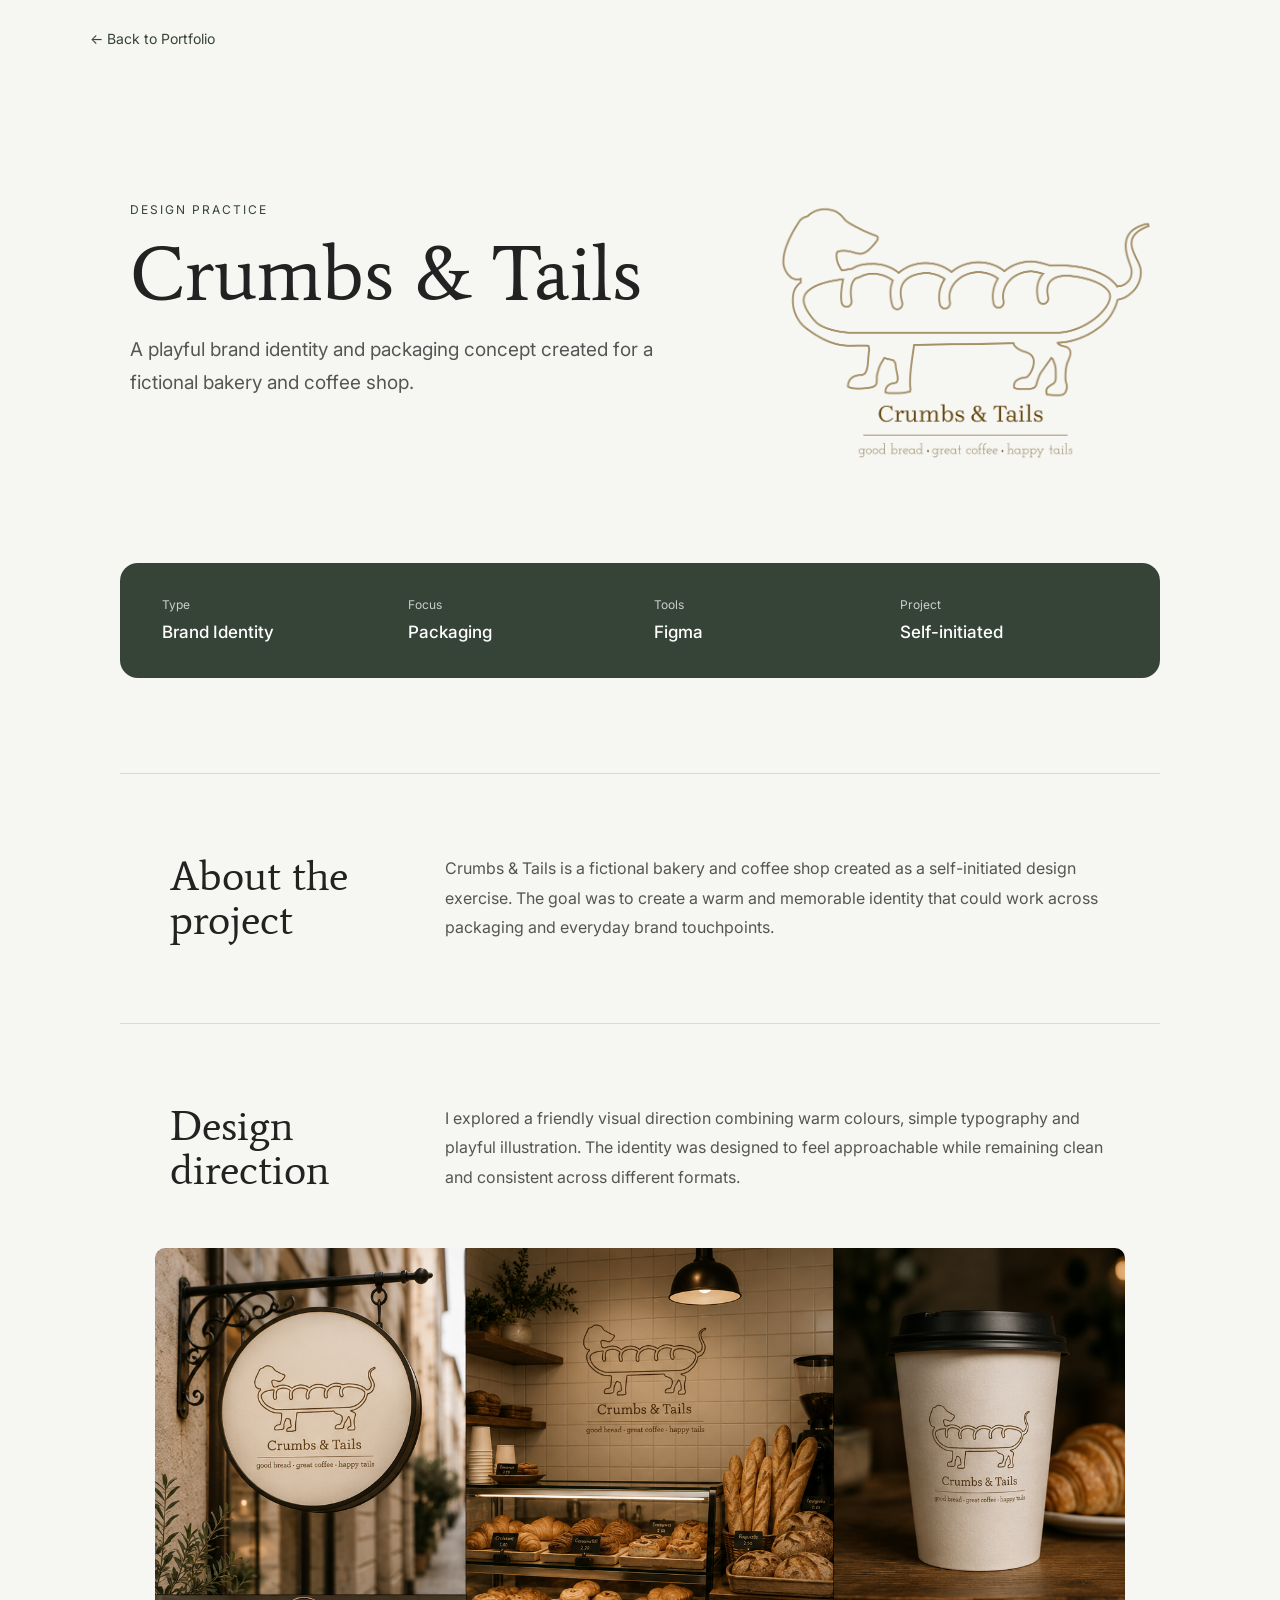
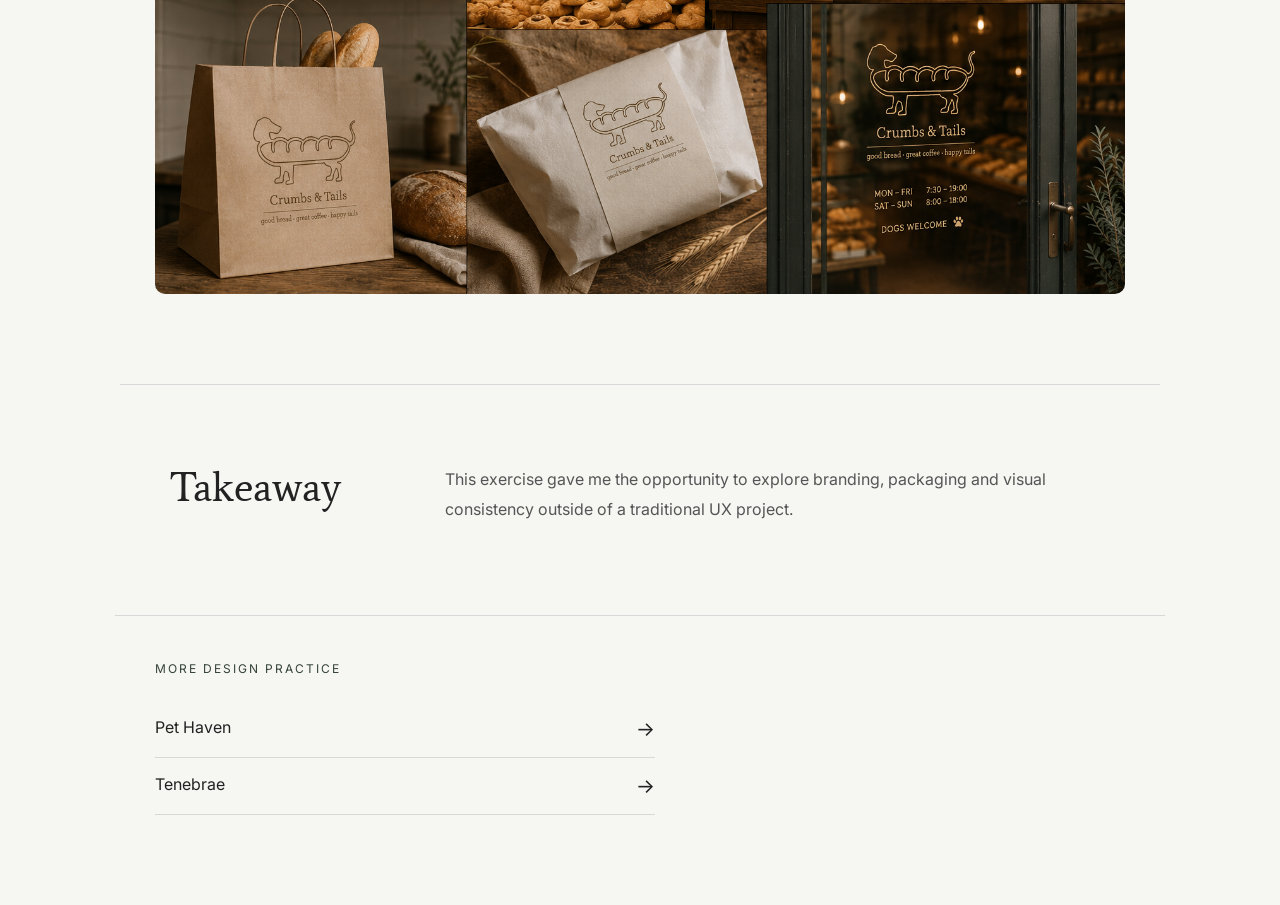
<file: practice-crumbs.html>
<!DOCTYPE html>
<html lang="en">

<head>

    <meta charset="UTF-8">
    <meta name="viewport" content="width=device-width, initial-scale=1.0">

    <title>Crumbs & Tails | Design Practice</title>

    <link rel="stylesheet" href="style.css">

    <link
        href="https://fonts.googleapis.com/css2?family=Average&family=Inter:wght@300;400;500;600&display=swap"
        rel="stylesheet"
    >

</head>

<body>


<!-- BACK -->

<nav class="case-nav">

    <a href="index.html">
        ← Back to Portfolio
    </a>

</nav>


<!-- HERO -->

<section class="case-hero practice-case-hero">

    <div class="hero-left">

        <p class="case-label">
            DESIGN PRACTICE
        </p>

        <h1>
            Crumbs &amp; Tails
        </h1>

        <p class="case-subtitle">
            A playful brand identity and packaging concept
            created for a fictional bakery and coffee shop.
        </p>

    </div>


    <div class="hero-mockup">

        <img
            src="images/crumbslogo.png"
            alt="Crumbs & Tails"
        >

    </div>

</section>


<!-- SUMMARY -->

<section class="project-summary">

    <div>
        <span>Type</span>
        <h3>Brand Identity</h3>
    </div>

    <div>
        <span>Focus</span>
        <h3>Packaging</h3>
    </div>

    <div>
        <span>Tools</span>
        <h3>Figma</h3>
    </div>

    <div>
        <span>Project</span>
        <h3>Self-initiated</h3>
    </div>

</section>


<div class="section-divider"></div>


<!-- ABOUT -->

<section class="case-section">

    <h2>
        About the project
    </h2>

    <div class="case-content">

        <p>
            Crumbs &amp; Tails is a fictional bakery and coffee shop
            created as a self-initiated design exercise. The goal was
            to create a warm and memorable identity that could work
            across packaging and everyday brand touchpoints.
        </p>

    </div>

</section>


<div class="section-divider"></div>


<!-- DESIGN DIRECTION -->

<section class="case-section">

    <h2>
        Design direction
    </h2>

    <div class="case-content">

        <p>
            I explored a friendly visual direction combining warm
            colours, simple typography and playful illustration.
            The identity was designed to feel approachable while
            remaining clean and consistent across different formats.
        </p>

    </div>

</section>


<section class="practice-full-image">

    <img
        src="images/crumbs-and-tails.png"
        alt="Crumbs & Tails brand identity"
    >

</section>


<div class="section-divider"></div>


<!-- TAKEAWAY -->

<section class="case-section">

    <h2>
        Takeaway
    </h2>

    <div class="case-content">

        <p>
            This exercise gave me the opportunity to explore branding,
            packaging and visual consistency outside of a traditional
            UX project.
        </p>

    </div>

</section>


<!-- MORE -->

<section class="practice-next-projects">

    <p class="case-label">
        MORE DESIGN PRACTICE
    </p>

    <div class="practice-next-links">

        <a href="pet-haven.html">
            Pet Haven
            <span>→</span>
        </a>

        <a href="tenebrae.html">
            Tenebrae
            <span>→</span>
        </a>

    </div>

</section>



<script>
    /* CMS SYNC FOR STATIC CASE STUDY */
    const CMS_URL = "https://emuudatwzvzwfvxyoeed.supabase.co";
    const CMS_KEY = "sb_publishable_Y7AJ0hXo7N5Ycrp5UevuIA_DFL2NcC8";
    const CMS_TABLE = "practice_projects";
    const CMS_PROJECT_URL = "practice-crumbs.html";

    function cmsEscape(value) {
        const div = document.createElement("div");
        div.textContent = value ?? "";
        return div.innerHTML;
    }

    function renderParagraphs(text) {
        return String(text || "")
            .trim()
            .split(/\n\s*\n/)
            .filter(Boolean)
            .map(p => `<p>${cmsEscape(p).replace(/\n/g, "<br>")}</p>`)
            .join("");
    }

    function syncText(selector, value) {
        const el = document.querySelector(selector);
        if (el && value != null && value !== "") el.textContent = value;
    }

    function syncSection(sectionEl, sectionData) {
        if (!sectionData) {
            sectionEl.style.display = "none";
            return;
        }

        sectionEl.style.display = "";

        const heading = sectionEl.querySelector("h2");
        if (heading) heading.textContent = sectionData.title || "";

        const content = sectionEl.querySelector(".case-content");
        if (content) content.innerHTML = renderParagraphs(sectionData.content || "");

        let sibling = sectionEl.nextElementSibling;
        let imageBlock = null;

        while (sibling) {
            if (sibling.classList.contains("case-section")) break;
            if (sibling.querySelector && sibling.querySelector("img") &&
                (sibling.classList.contains("persona-image") ||
                 sibling.classList.contains("wireframe-image") ||
                 sibling.classList.contains("final-image") ||
                 sibling.classList.contains("practice-full-image") ||
                 sibling.classList.contains("practice-case-gallery"))) {
                imageBlock = sibling;
                break;
            }
            sibling = sibling.nextElementSibling;
        }

        if (imageBlock) {
            const img = imageBlock.querySelector("img");
            if (sectionData.image_url) {
                imageBlock.style.display = "";
                img.src = sectionData.image_url;
                img.alt = sectionData.image_alt || sectionData.title || "Case study image";
            } else {
                imageBlock.style.display = "none";
            }
        }
    }

    function renderAdditionalSections(sections, existingCount) {
        const existing = document.getElementById("cms-extra-sections");

        if (existing) existing.remove();

        const extras = sections.slice(existingCount);
        if (!extras.length) return;

        const wrapper = document.createElement("div");
        wrapper.id = "cms-extra-sections";

        extras.forEach((section) => {
            const divider = document.createElement("div");
            divider.className = "section-divider";
            wrapper.appendChild(divider);

            const sectionEl = document.createElement("section");
            sectionEl.className = "case-section";

            const heading = document.createElement("h2");
            heading.textContent = section.title || "";
            sectionEl.appendChild(heading);

            const content = document.createElement("div");
            content.className = "case-content";
            content.innerHTML = renderParagraphs(section.content || "");
            sectionEl.appendChild(content);
            wrapper.appendChild(sectionEl);

            if (section.image_url) {
                const imageBlock = document.createElement("section");
                imageBlock.className = "final-image";
                const img = document.createElement("img");
                img.src = section.image_url;
                img.alt = section.image_alt || section.title || "Case study image";
                imageBlock.appendChild(img);
                wrapper.appendChild(imageBlock);
            }
        });

        document.body.insertBefore(wrapper, document.querySelector(".site-footer") || null);
        if (!wrapper.parentNode) document.body.appendChild(wrapper);
    }

    async function syncCms() {
        try {
            const response = await fetch(
                `${CMS_URL}/rest/v1/${CMS_TABLE}?project_url=eq.${encodeURIComponent(CMS_PROJECT_URL)}&select=*`,
                { headers: { apikey: CMS_KEY } }
            );

            if (!response.ok) return;

            const rows = await response.json();
            const project = rows[0];
            if (!project) return;

            syncText(".case-label", project.category);
            syncText(".hero-left h1, .practice-case-intro h1", project.title);
            syncText(".hero-left .case-subtitle, .practice-case-intro .case-subtitle", project.case_subtitle);

            const heroImg = document.querySelector(".hero-mockup img, .practice-case-image img");
            if (heroImg && (project.hero_image_url || project.image_url)) {
                heroImg.src = project.hero_image_url || project.image_url;
                heroImg.alt = project.title || heroImg.alt;
            }

            const summary = document.querySelectorAll(".project-summary > div");
            if (summary.length >= 4) {
                const values = [
                    project.case_type,
                    project.case_timeline,
                    project.case_tools,
                    project.case_focus
                ];
                values.forEach((value, index) => {
                    const h3 = summary[index]?.querySelector("h3");
                    if (h3 && value) h3.textContent = value;
                });

                if (CMS_TABLE === "practice_projects") {
                    const practiceValues = [project.case_type, project.case_focus, project.case_tools, project.case_project];
                    practiceValues.forEach((value, index) => {
                        const h3 = summary[index]?.querySelector("h3");
                        if (h3 && value) h3.textContent = value;
                    });
                }
            }

            const sections = Array.isArray(project.case_sections) ? project.case_sections : [];
            const pageSections = Array.from(document.querySelectorAll(".case-section"));
            if (sections.length && pageSections.length) {
                pageSections.forEach((sectionEl, index) => syncSection(sectionEl, sections[index]));
            }

            renderAdditionalSections(sections, pageSections.length);

            document.title = `${project.title || document.title.replace(" | Case Study", "")} | Case Study`;
        } catch (error) {
            console.warn("CMS sync unavailable; using static page content.", error);
        }
    }

    syncCms();
</script>

</body>

</html>
</file>
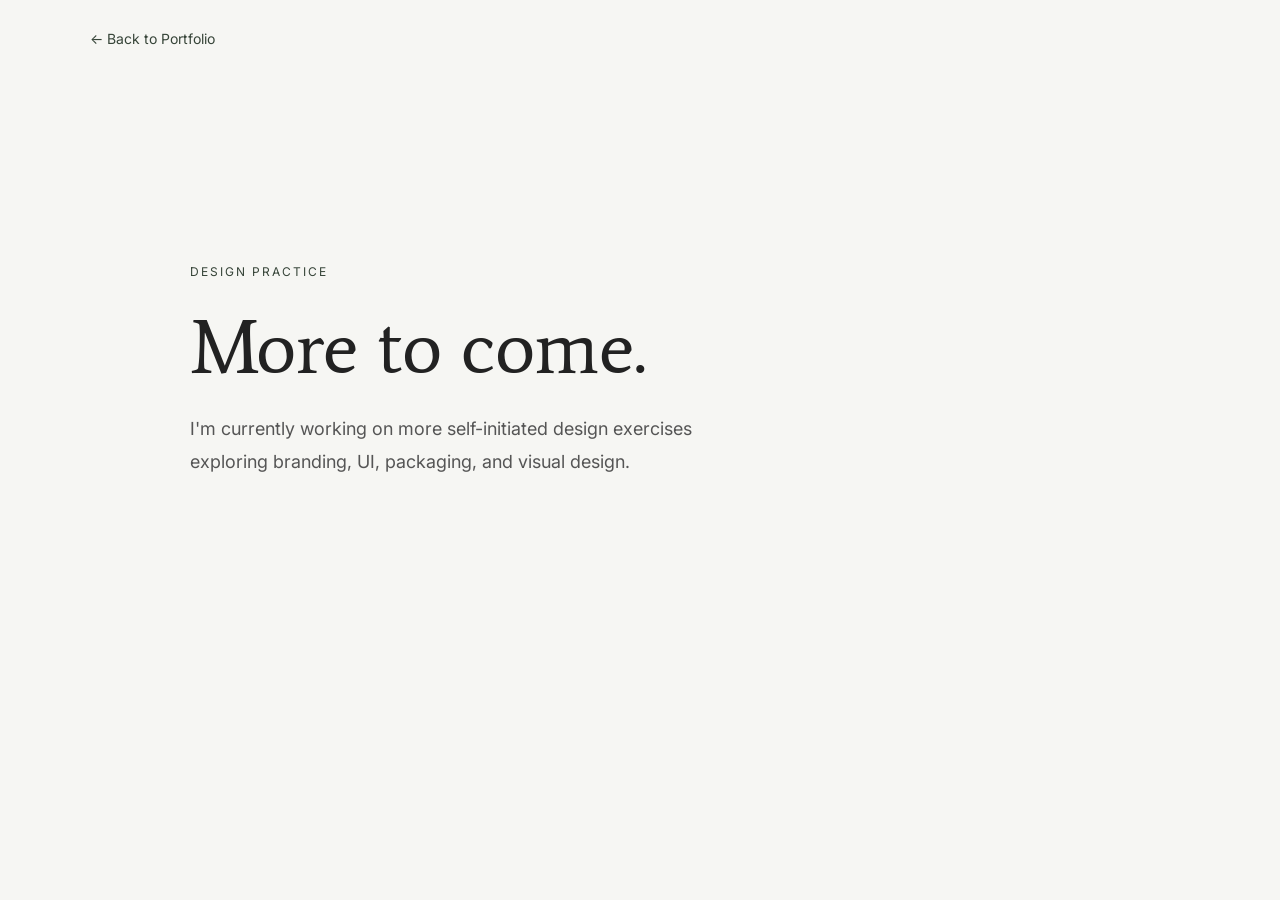
<file: practice.html>
<!DOCTYPE html>
<html lang="en">

<head>

    <meta charset="UTF-8">
    <meta name="viewport" content="width=device-width, initial-scale=1.0">

    <title>Practice & Experiments | Zsolti Sajter</title>

    <link rel="stylesheet" href="style.css">

    <link
        href="https://fonts.googleapis.com/css2?family=Average&family=Inter:wght@300;400;500;600&display=swap"
        rel="stylesheet"
    >

</head>

<body>

    <nav class="case-nav">

        <a href="index.html">
            ← Back to Portfolio
        </a>

    </nav>


    <main class="practice-coming-soon">

        <p class="case-label">
            DESIGN PRACTICE
        </p>

        <h1>
            More to come.
        </h1>

        <p>
            I'm currently working on more self-initiated design
            exercises exploring branding, UI, packaging, and visual design.
        </p>
    </main>

</body>

</html>
</file>
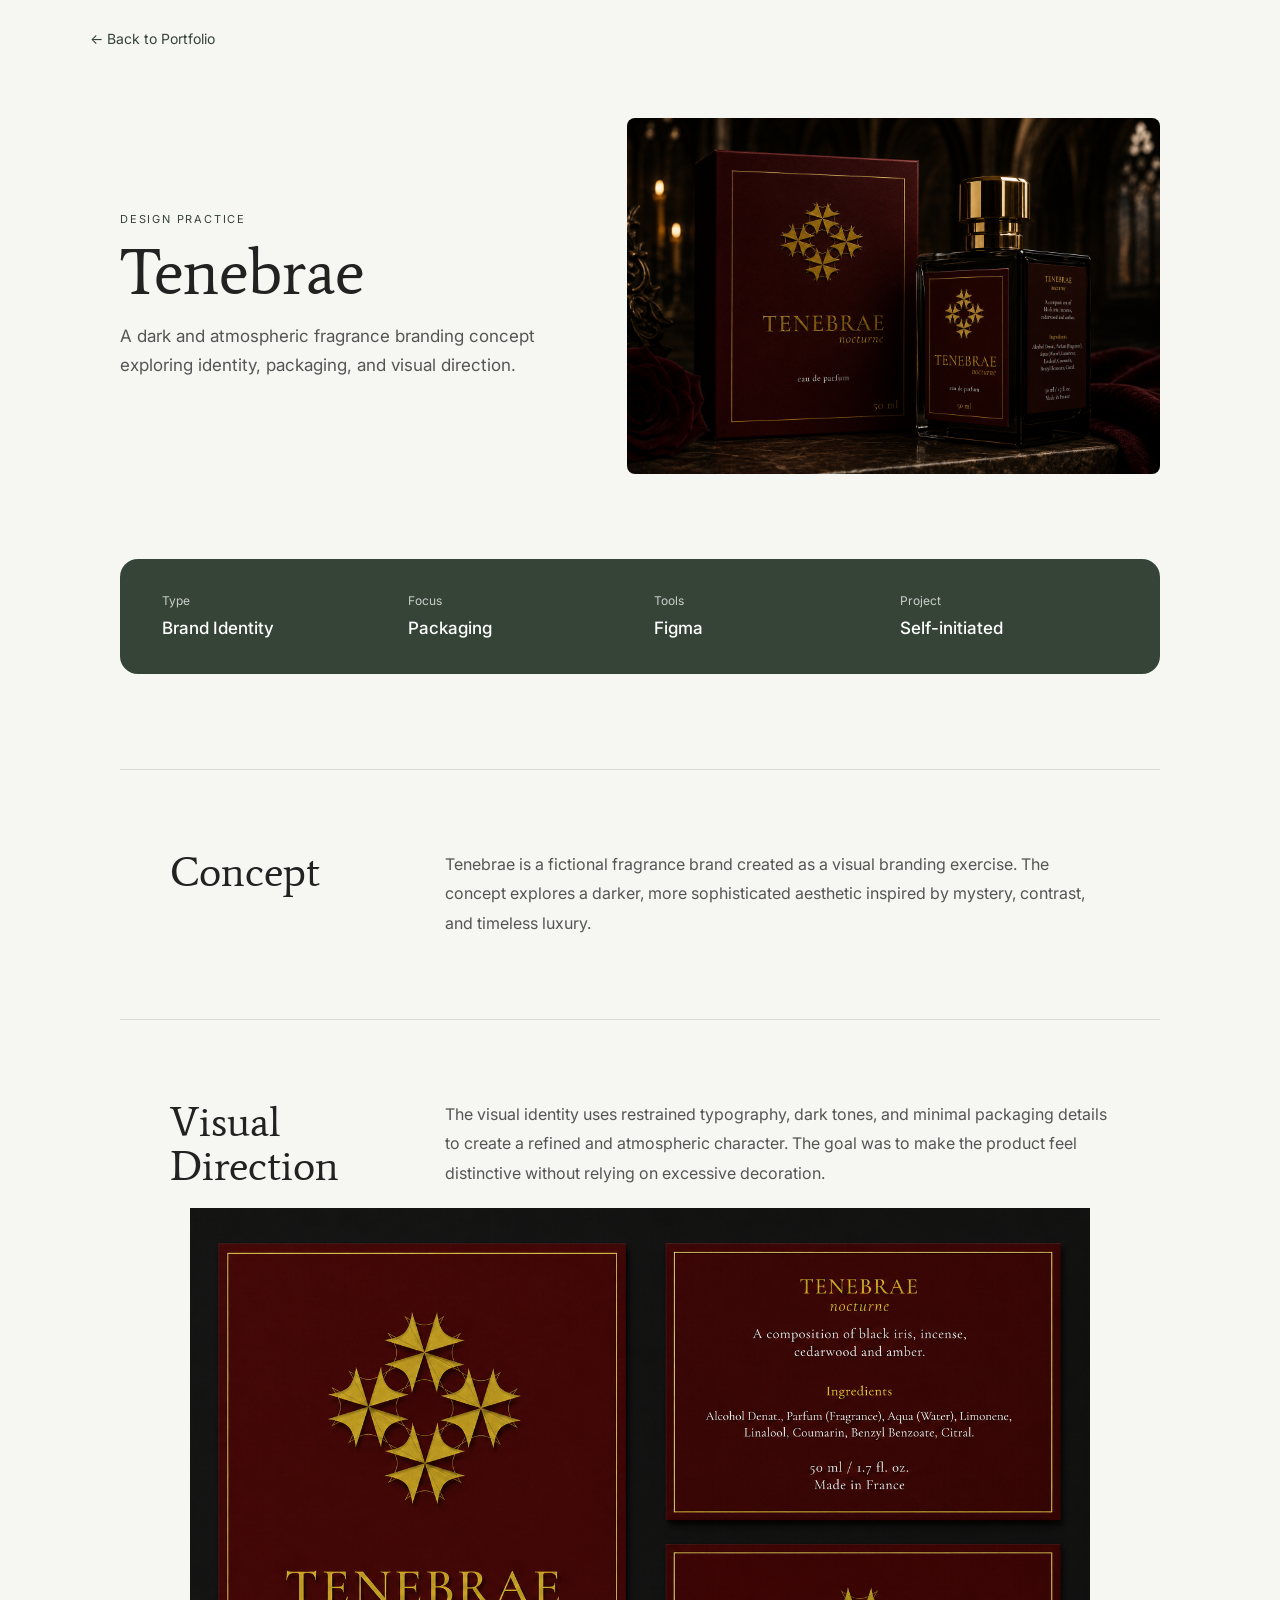
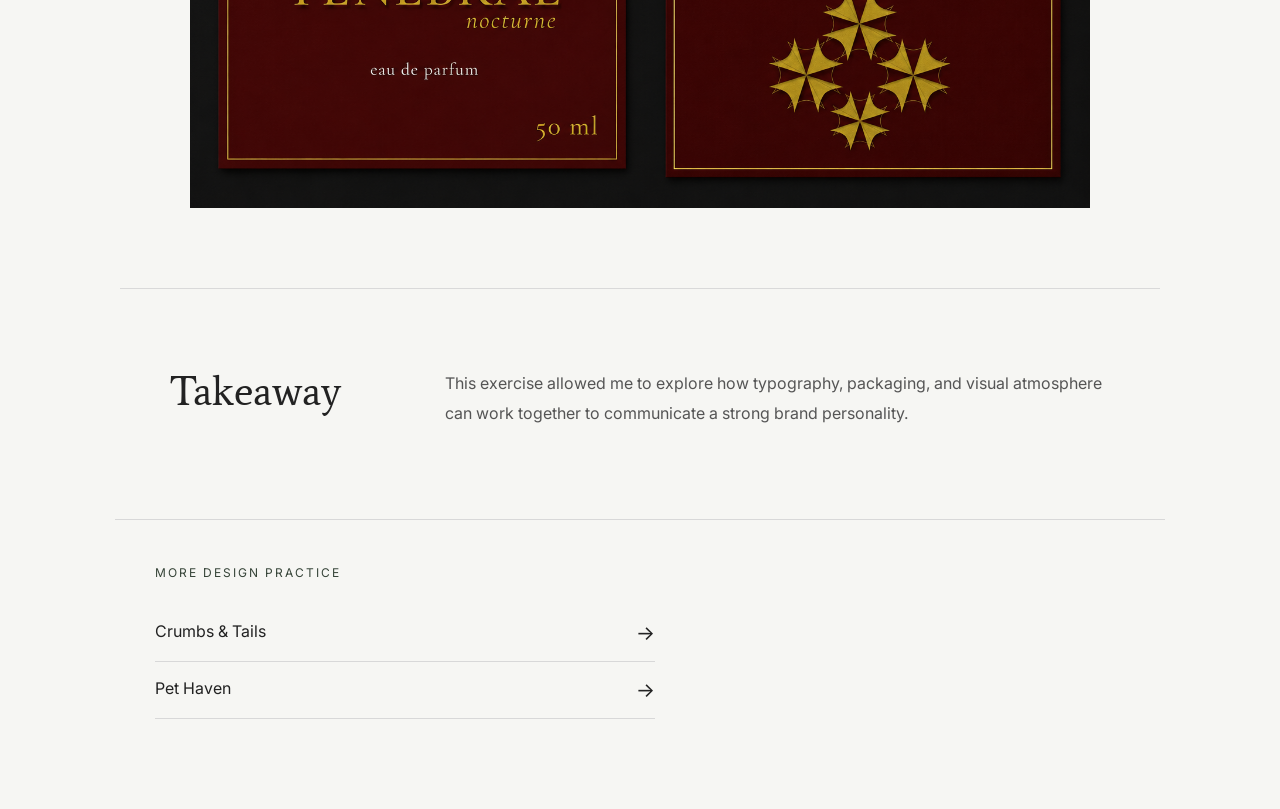
<file: tenebrae.html>
<!DOCTYPE html>
<html lang="en">

<head>
    <meta charset="UTF-8">
    <meta name="viewport" content="width=device-width, initial-scale=1.0">

    <title>Tenebrae | Design Practice</title>

    <link rel="stylesheet" href="style.css">

    <link
        href="https://fonts.googleapis.com/css2?family=Average&family=Inter:wght@300;400;500;600&display=swap"
        rel="stylesheet"
    >

    <style>

        /* =========================================
           TENEBRAE — COMPACT HERO
           Scoped to this page only.
        ========================================= */

        .pet-haven-hero {
            max-width: 1120px;
            margin: 70px auto 85px;
            padding: 0 40px;

            display: grid;
            grid-template-columns: minmax(0, 0.9fr) minmax(0, 1.1fr);
            align-items: center;
            gap: 70px;
        }

        .pet-haven-hero .practice-case-intro {
            max-width: 520px;
            margin: 0;
        }

        .pet-haven-hero .case-label {
            font-size: 11px;
            letter-spacing: 1.8px;
            margin-bottom: 14px;
        }

        .pet-haven-hero h1 {
            font-family: "Average", serif;
            font-size: 64px;
            font-weight: 400;
            line-height: 1;
            margin: 0 0 18px;
        }

        .pet-haven-hero .case-subtitle {
            max-width: 500px;
            font-size: 17px;
            line-height: 1.7;
            color: #555;
        }

        .pet-haven-hero .practice-case-image {
            width: 100%;
            max-width: 620px;
            margin: 0 auto;
            border-radius: 8px;
            overflow: hidden;
        }

        .pet-haven-hero .practice-case-image img {
            width: 100%;
            max-width: 620px;
            height: auto;
            display: block;
        }

        @media (max-width: 850px) {

            .pet-haven-hero {
                grid-template-columns: 1fr;
                gap: 45px;
                text-align: center;
                padding: 0 30px;
            }

            .pet-haven-hero .practice-case-intro {
                margin: 0 auto;
            }

            .pet-haven-hero .case-subtitle {
                margin: 0 auto;
            }

            .pet-haven-hero .practice-case-image {
                max-width: 620px;
            }

        }

        @media (max-width: 600px) {

            .pet-haven-hero {
                margin: 45px auto 60px;
                padding: 0 20px;
                gap: 32px;
            }

            .pet-haven-hero h1 {
                font-size: 46px;
            }

            .pet-haven-hero .case-subtitle {
                font-size: 15px;
            }

            .pet-haven-hero .practice-case-image,
            .pet-haven-hero .practice-case-image img {
                max-width: 100%;
            }

        }

    </style>

</head>

<body>

    <!-- BACK -->

    <nav class="case-nav">

        <a href="index.html">
            ← Back to Portfolio
        </a>

    </nav>


    <!-- HERO -->

    <section class="pet-haven-hero">

        <div class="practice-case-intro">

            <p class="case-label">
                DESIGN PRACTICE
            </p>

            <h1>
                Tenebrae
            </h1>

            <p class="case-subtitle">
                A dark and atmospheric fragrance branding concept exploring
                identity, packaging, and visual direction.
            </p>

        </div>


        <div class="practice-case-image">

            <img
                src="images/tenebrae.png"
                alt="Tenebrae fragrance branding and packaging"
            >

        </div>

    </section>


    <!-- PROJECT INFO -->

    <section class="project-summary">

        <div>
            <span>Type</span>
            <h3>Brand Identity</h3>
        </div>

        <div>
            <span>Focus</span>
            <h3>Packaging</h3>
        </div>

        <div>
            <span>Tools</span>
            <h3>Figma</h3>
        </div>

        <div>
            <span>Project</span>
            <h3>Self-initiated</h3>
        </div>

    </section>


    <div class="section-divider"></div>


    <!-- CONCEPT -->

    <section class="case-section">

        <h2>
            Concept
        </h2>

        <div class="case-content">

            <p>
                Tenebrae is a fictional fragrance brand created as a
                visual branding exercise. The concept explores a darker,
                more sophisticated aesthetic inspired by mystery,
                contrast, and timeless luxury.
            </p>

        </div>

    </section>


    <div class="section-divider"></div>


    <!-- VISUAL DIRECTION -->

    <section class="case-section">

        <h2>
            Visual Direction
        </h2>

        <div class="case-content">

            <p>
                The visual identity uses restrained typography, dark tones,
                and minimal packaging details to create a refined and
                atmospheric character. The goal was to make the product
                feel distinctive without relying on excessive decoration.
            </p>

        </div>

    </section>


    <!-- DESIGN IMAGE -->

    <section class="practice-case-gallery">

        <img
            src="images/cimkek.png"
            alt="Tenebrae fragrance packaging"
        >

    </section>


    <div class="section-divider"></div>


    <!-- TAKEAWAY -->

    <section class="case-section">

        <h2>
            Takeaway
        </h2>

        <div class="case-content">

            <p>
                This exercise allowed me to explore how typography,
                packaging, and visual atmosphere can work together to
                communicate a strong brand personality.
            </p>

        </div>

    </section>


    <!-- MORE -->

    <section class="practice-next-projects">

        <p class="case-label">
            MORE DESIGN PRACTICE
        </p>

        <div class="practice-next-links">

            <a href="practice-crumbs.html">
                Crumbs &amp; Tails
                <span>→</span>
            </a>

            <a href="pet-haven.html">
                Pet Haven
                <span>→</span>
            </a>

        </div>

    </section>


<script>
    /* CMS SYNC FOR STATIC CASE STUDY */
    const CMS_URL = "https://emuudatwzvzwfvxyoeed.supabase.co";
    const CMS_KEY = "sb_publishable_Y7AJ0hXo7N5Ycrp5UevuIA_DFL2NcC8";
    const CMS_TABLE = "practice_projects";
    const CMS_PROJECT_URL = "tenebrae.html";

    function cmsEscape(value) {
        const div = document.createElement("div");
        div.textContent = value ?? "";
        return div.innerHTML;
    }

    function renderParagraphs(text) {
        return String(text || "")
            .trim()
            .split(/\n\s*\n/)
            .filter(Boolean)
            .map(p => `<p>${cmsEscape(p).replace(/\n/g, "<br>")}</p>`)
            .join("");
    }

    function syncText(selector, value) {
        const el = document.querySelector(selector);
        if (el && value != null && value !== "") el.textContent = value;
    }

    function syncSection(sectionEl, sectionData) {
        if (!sectionData) {
            sectionEl.style.display = "none";
            return;
        }

        sectionEl.style.display = "";

        const heading = sectionEl.querySelector("h2");
        if (heading) heading.textContent = sectionData.title || "";

        const content = sectionEl.querySelector(".case-content");
        if (content) content.innerHTML = renderParagraphs(sectionData.content || "");

        let sibling = sectionEl.nextElementSibling;
        let imageBlock = null;

        while (sibling) {
            if (sibling.classList.contains("case-section")) break;
            if (sibling.querySelector && sibling.querySelector("img") &&
                (sibling.classList.contains("persona-image") ||
                 sibling.classList.contains("wireframe-image") ||
                 sibling.classList.contains("final-image") ||
                 sibling.classList.contains("practice-full-image") ||
                 sibling.classList.contains("practice-case-gallery"))) {
                imageBlock = sibling;
                break;
            }
            sibling = sibling.nextElementSibling;
        }

        if (imageBlock) {
            const img = imageBlock.querySelector("img");
            if (sectionData.image_url) {
                imageBlock.style.display = "";
                img.src = sectionData.image_url;
                img.alt = sectionData.image_alt || sectionData.title || "Case study image";
            } else {
                imageBlock.style.display = "none";
            }
        }
    }

    function renderAdditionalSections(sections, existingCount) {
        const existing = document.getElementById("cms-extra-sections");

        if (existing) existing.remove();

        const extras = sections.slice(existingCount);
        if (!extras.length) return;

        const wrapper = document.createElement("div");
        wrapper.id = "cms-extra-sections";

        extras.forEach((section) => {
            const divider = document.createElement("div");
            divider.className = "section-divider";
            wrapper.appendChild(divider);

            const sectionEl = document.createElement("section");
            sectionEl.className = "case-section";

            const heading = document.createElement("h2");
            heading.textContent = section.title || "";
            sectionEl.appendChild(heading);

            const content = document.createElement("div");
            content.className = "case-content";
            content.innerHTML = renderParagraphs(section.content || "");
            sectionEl.appendChild(content);
            wrapper.appendChild(sectionEl);

            if (section.image_url) {
                const imageBlock = document.createElement("section");
                imageBlock.className = "final-image";
                const img = document.createElement("img");
                img.src = section.image_url;
                img.alt = section.image_alt || section.title || "Case study image";
                imageBlock.appendChild(img);
                wrapper.appendChild(imageBlock);
            }
        });

        document.body.insertBefore(wrapper, document.querySelector(".site-footer") || null);
        if (!wrapper.parentNode) document.body.appendChild(wrapper);
    }

    async function syncCms() {
        try {
            const response = await fetch(
                `${CMS_URL}/rest/v1/${CMS_TABLE}?project_url=eq.${encodeURIComponent(CMS_PROJECT_URL)}&select=*`,
                { headers: { apikey: CMS_KEY } }
            );

            if (!response.ok) return;

            const rows = await response.json();
            const project = rows[0];
            if (!project) return;

            syncText(".case-label", project.category);
            syncText(".hero-left h1, .practice-case-intro h1", project.title);
            syncText(".hero-left .case-subtitle, .practice-case-intro .case-subtitle", project.case_subtitle);

            const heroImg = document.querySelector(".hero-mockup img, .practice-case-image img");
            if (heroImg && (project.hero_image_url || project.image_url)) {
                heroImg.src = project.hero_image_url || project.image_url;
                heroImg.alt = project.title || heroImg.alt;
            }

            const summary = document.querySelectorAll(".project-summary > div");
            if (summary.length >= 4) {
                const values = [
                    project.case_type,
                    project.case_timeline,
                    project.case_tools,
                    project.case_focus
                ];
                values.forEach((value, index) => {
                    const h3 = summary[index]?.querySelector("h3");
                    if (h3 && value) h3.textContent = value;
                });

                if (CMS_TABLE === "practice_projects") {
                    const practiceValues = [project.case_type, project.case_focus, project.case_tools, project.case_project];
                    practiceValues.forEach((value, index) => {
                        const h3 = summary[index]?.querySelector("h3");
                        if (h3 && value) h3.textContent = value;
                    });
                }
            }

            const sections = Array.isArray(project.case_sections) ? project.case_sections : [];
            const pageSections = Array.from(document.querySelectorAll(".case-section"));
            if (sections.length && pageSections.length) {
                pageSections.forEach((sectionEl, index) => syncSection(sectionEl, sections[index]));
            }

            renderAdditionalSections(sections, pageSections.length);

            document.title = `${project.title || document.title.replace(" | Case Study", "")} | Case Study`;
        } catch (error) {
            console.warn("CMS sync unavailable; using static page content.", error);
        }
    }

    syncCms();
</script>

</body>

</html>
</file>
<file: style.css>
*{
    margin:0;
    padding:0;
    box-sizing:border-box;
}

html{
    scroll-behavior:smooth;
}

body{
    background:#F6F6F3;
    color:#222;
    font-family:'Inter', sans-serif;
}

html,
body{
    overflow-x:hidden;
}

/* ---------- HEADER ---------- */

header{
    padding:30px 80px 0;
}

.navbar{
    display:flex;
    justify-content:space-between;
    align-items:center;
}

.logo{
    font-family:'Average', serif;
    font-size:2rem;
    color:#364438;
}

.nav-links{
    display:flex;
    list-style:none;
    gap:40px;
}

.nav-links a{
    text-decoration:none;
    color:#364438;
    font-size:1rem;
    transition:0.3s;
}

.nav-links a:hover{
    opacity:.7;
}

.divider{
    width:100%;
    height:1px;
    background:#AAB9AA;
    margin-top:20px;
}

/* ---------- HERO ---------- */

.hero{
    max-width:1200px;
    margin:80px auto 120px;
    padding:0 40px;

    display:flex;
    justify-content:space-between;
    align-items:center;
}

.hero-content{
    max-width:500px;
}

.hero-content h1{
    font-family:'Average', serif;
    font-size:5rem;
    font-weight:400;
    margin-bottom:30px;
}

.hero-content p{
    font-size:1.25rem;
    line-height:1.7;
    color:#555;
    margin-bottom:35px;
}

.cta-btn{
    display:inline-block;
    padding:14px 36px;
    background:#364438;
    color:white;
    text-decoration:none;
    border-radius:999px;
    font-weight:500;
    transition:.3s;
}

.cta-btn:hover{
    transform:translateY(-2px);
}

.hero-image{
    position:relative;
    width:500px;
    height:500px;
}

.green-shape{
    position:absolute;
    width:420px;
    height:220px;
    background:#364438;
    border-radius:999px;
    bottom:50px;
    left:40px;
}

.hero-image img{
    position:absolute;
    height:500px;
    right:0;
    bottom:0;
}

/* ---------- ABOUT ---------- */

.about{
    max-width:1200px;
    margin:0 auto 120px;
    padding:0 80px;

    display:flex;
    flex-direction:column;
    align-items:center;
}

.about h2{
    font-family:'Average', serif;
    font-size:4rem;
    font-weight:400;
    margin:60px 0 40px;
}

.about-card{
    width:900px;
    max-width:100%;
    background:#364438;
    border-radius:20px;
    padding:50px 60px;
    color:white;
}

.about-card p{
    font-size:1rem;
    line-height:1.9;
    margin-bottom:24px;
}

.about-card p:last-child{
    margin-bottom:0;
}

.about-divider{
    margin-top:60px;
}

/* ==========================
   PROJECTS
========================== */

.projects{
    width:100%;
    max-width:1440px;
    margin:0 auto;
    padding:0 80px 120px;
}

.projects h2{
    font-family:'Average', serif;
    font-size:80px;
    font-weight:400;
    text-align:center;
    margin:80px 0 120px;
}

.projects-heading{
    max-width:720px;
    margin:70px auto 70px;
    text-align:center;
}

.projects-heading .section-label{
    display:block;
    font-family:'Inter', sans-serif;
    font-size:12px;
    letter-spacing:2px;
    color:#364438;
    margin-bottom:18px;
}

.projects-heading h2{
    font-family:'Average', serif;
    font-size:64px;
    font-weight:400;
    line-height:1;
    margin:0 0 25px;
}

.projects-heading p{
    max-width:620px;
    margin:0 auto;
    font-family:'Inter', sans-serif;
    font-size:16px;
    line-height:1.8;
    color:#555;
}

/* PROJECT CONTAINER */

.project-link{
    display:block;
    text-decoration:none;
    color:inherit;
}

.project-row{
    position:relative;
    width:978px;
    height:540px;
    margin:0 auto 193px;
}

/* IMAGE */

.project-row img{
    width:978px;
    height:448px;
    object-fit:cover;
    display:block;
}

/* OVERLAY */

.project-overlay{
    position:absolute;
    width:218px;
    height:540px;
    top:0;
    right:-40px;
    background:rgba(124,151,127,0.7);
    color:white;
    padding:32px;
    display:flex;
    flex-direction:column;
    transition:all .6s cubic-bezier(.19,1,.22,1);
    box-shadow:0 0 0 rgba(0,0,0,0);
}

/* REVERSED LAYOUT */

.project-row.reverse .project-overlay{
    left:-40px;
    right:auto;
}

.project-row.reverse img{
    margin-left:auto;
}

/* TEXT */

.project-overlay h3{
    font-family:'Average', serif;
    font-size:32px;
    font-weight:400;
    line-height:1.2;
    margin-bottom:24px;
}

.project-overlay p{
    font-family:'Inter', sans-serif;
    font-size:15px;
    line-height:1.8;
}

/* ARROW */

.arrow{
    margin-top:auto;
    font-size:32px;
    align-self:flex-end;
    cursor:pointer;
}

/* LAST PROJECT */

.project-row:last-of-type{
    margin-bottom:100px;
}

/* ==========================
   CONTACT
========================== */

.contact{
    width:100%;
    max-width:1440px;
    margin:0 auto 120px;
    padding:0 80px;
}

.contact h2{
    font-family:'Average', serif;
    font-size:80px;
    font-weight:400;
    text-align:center;
    margin:80px 0 60px;
}

.contact-card{
    max-width:900px;
    margin:0 auto;
    text-align:center;
}

.contact-text{
    font-family:'Inter', sans-serif;
    font-size:18px;
    line-height:1.8;
    color:#555;
    margin-bottom:50px;
}

.contact-links{
    display:flex;
    justify-content:center;
    align-items:center;
    gap:60px;
    flex-wrap:wrap;
}

.contact-links a{
    font-family:'Inter', sans-serif;
    text-decoration:none;
    color:#364438;
    font-size:18px;
    font-weight:500;
    transition:all .3s ease;
}

.contact-links a:hover{
    opacity:.7;
    transform:translateY(-2px);
}

/* ==========================
   BACK TO TOP
========================== */

#backToTop{
    position:fixed;
    bottom:40px;
    right:40px;
    width:60px;
    height:60px;
    border:2px solid #364438;
    background:#F6F6F3;
    color:#364438;
    border-radius:50%;
    font-size:28px;
    cursor:pointer;
    display:none;
    z-index:999;
    transition:all .3s ease;
}

#backToTop:hover{
    background:#364438;
    color:white;
    transform:translateY(-3px);
}

/* ==========================
   SCROLL ANIMATION
========================== */

.project-row{
    opacity:0;
    transition:
        transform 1s ease,
        opacity 1s ease;
}

.project-row:not(.reverse){
    transform:none;
}

.project-row.reverse{
    transform:none;
}

.project-row.show{
    opacity:1;
    scale:1;
    transform:translateX(0);
}

/* ==========================
   CASE STUDIES
   REFINED / ELEGANT
========================== */

.case-nav{
    max-width:1200px;
    margin:28px auto;
    padding:0 50px;
}

.case-nav a{
    text-decoration:none;
    color:#364438;
    font-family:'Inter', sans-serif;
    font-size:14px;
    transition:.3s;
}

.case-nav a:hover{
    opacity:.7;
}

/* HERO */

.case-hero{
    max-width:1120px;
    margin:80px auto 90px;
    padding:0 50px;

    display:grid;
    grid-template-columns:minmax(0,1fr) 400px;
    align-items:center;
    gap:75px;
}

.case-label{
    font-family:'Inter', sans-serif;
    color:#364438;
    letter-spacing:2px;
    font-size:12px;
    margin-bottom:18px;
}

.case-hero h1{
    font-family:'Average', serif;
    font-size:78px;
    font-weight:400;
    line-height:1;
    margin-bottom:20px;
}

.case-subtitle{
    font-family:'Inter', sans-serif;
    font-size:19px;
    line-height:1.75;
    color:#555;
    max-width:560px;
}

.hero-mockup{
    display:flex;
    justify-content:flex-end;
}

.hero-mockup img{
    width:100%;
    max-width:370px;
    display:block;
}

/* PROJECT SUMMARY */

.project-summary{
    max-width:1040px;
    margin:0 auto 95px;
    padding:34px 42px;

    background:#364438;
    border-radius:18px;

    display:grid;
    grid-template-columns:repeat(4,1fr);
    gap:28px;
}

.project-summary span{
    display:block;
    color:rgba(255,255,255,.74);
    font-family:'Inter', sans-serif;
    font-size:12px;
    margin-bottom:9px;
}

.project-summary h3{
    color:white;
    font-family:'Inter', sans-serif;
    font-size:17px;
    line-height:1.35;
    font-weight:500;
}

/* DIVIDER */

.section-divider{
    width:100%;
    max-width:1040px;
    height:1px;
    background:#D9D9D9;
    margin:80px auto;
}

/* CONTENT */

.case-section{
    max-width:1040px;
    margin:0 auto;
    padding:0 50px;

    display:grid;
    grid-template-columns:220px minmax(0,1fr);
    gap:55px;
    align-items:start;
}

.case-section h2{
    font-family:'Average', serif;
    font-size:42px;
    font-weight:400;
    line-height:1.05;
}

.case-content p{
    font-family:'Inter', sans-serif;
    font-size:16px;
    line-height:1.85;
    color:#555;
    max-width:720px;
}

/* PERSONA */

.persona-image{
    max-width:860px;
    margin:55px auto 90px;
}

.persona-image img{
    width:100%;
    display:block;
    border-radius:10px;
}

/* WIREFRAMES */

.wireframe-image{
    max-width:920px;
    margin:55px auto 90px;
}

.wireframe-image img{
    width:100%;
    display:block;
    border-radius:10px;
}

/* FINAL DESIGNS */

.final-image{
    max-width:980px;
    margin:55px auto 90px;
}

.final-image img{
    width:100%;
    display:block;
    border-radius:10px;
}

/* =================================
   PRACTICE & EXPERIMENTS – INDEX PREVIEW
================================= */

.practice-preview{
    width:100%;
    max-width:1200px;
    margin:0 auto;
    padding:100px 80px 120px;
}

.practice-preview-heading{
    max-width:720px;
    margin:70px auto 70px;
    text-align:center;
}

.practice-label{
    display:block;
    font-family:'Inter', sans-serif;
    font-size:12px;
    letter-spacing:2px;
    color:#364438;
    margin-bottom:20px;
}

.practice-preview-heading h2{
    font-family:'Average', serif;
    font-size:64px;
    font-weight:400;
    line-height:1;
    margin:0 0 25px;
}

.practice-preview-heading p{
    max-width:620px;
    margin:0 auto;
    font-family:'Inter', sans-serif;
    font-size:16px;
    line-height:1.8;
    color:#555;
}

/* CARDS */

.practice-preview-grid{
    display:grid;
    grid-template-columns:repeat(3,1fr);
    gap:24px;
}

.practice-preview-card{
    display:block;
    overflow:hidden;
    color:inherit;
    text-decoration:none;
    background:#fff;
    border:1px solid rgba(124,151,127,.16);
    border-radius:18px;
    box-shadow:0 8px 25px rgba(0,0,0,.035);
    transition:
        transform .35s ease,
        box-shadow .35s ease;
}

.practice-preview-card:hover{
    transform:translateY(-6px);
    box-shadow:0 18px 40px rgba(0,0,0,.08);
}

.practice-preview-image{
    width:100%;
    height:260px;
    overflow:hidden;
    background:#EEEEEA;
}

.practice-preview-image img{
    width:100%;
    height:100%;
    display:block;
    object-fit:cover;
    transition:
        transform .7s cubic-bezier(.19,1,.22,1);
}

.practice-preview-card:hover
.practice-preview-image img{
    transform:scale(1.035);
}

.practice-preview-tall{
    padding:12px 0;
}

.practice-preview-tall img{
    object-fit:contain;
}

/* CARD TEXT */

.practice-preview-content{
    padding:22px 24px 26px;
}

.practice-preview-content span{
    display:block;
    font-family:'Inter', sans-serif;
    font-size:10px;
    letter-spacing:1.3px;
    text-transform:uppercase;
    color:#364438;
    margin-bottom:10px;
}

.practice-preview-content h3{
    font-family:'Average', serif;
    font-size:30px;
    font-weight:400;
    line-height:1.1;
    margin:0;
}

/* EXPLORE LINK */

.practice-preview-more{
    display:flex;
    justify-content:center;
    margin-top:50px;
}

.practice-preview-more a{
    display:inline-flex;
    align-items:center;
    gap:12px;
    font-family:'Inter', sans-serif;
    font-size:14px;
    font-weight:500;
    color:#364438;
    text-decoration:none;
    transition:.3s ease;
}

.practice-preview-more a span{
    font-size:21px;
    transition:.3s ease;
}

.practice-preview-more a:hover{
    opacity:.75;
}

.practice-preview-more a:hover span{
    transform:translateX(6px);
}

/* =================================
   PRACTICE PROJECT
================================= */

.practice-case-hero{
    min-height:auto;
}

.practice-full-image{
    width:100%;
    max-width:1050px;
    margin:55px auto 90px;
    padding:0 40px;
}

.practice-full-image img{
    width:100%;
    height:auto;
    display:block;
    border-radius:10px;
}

.practice-next-projects{
    max-width:1050px;
    margin:90px auto;
    padding:45px 40px 0;
    border-top:1px solid #d8d8d8;
}

.practice-next-links{
    display:flex;
    flex-direction:column;
    max-width:500px;
    margin-top:25px;
}

.practice-next-links a{
    display:flex;
    justify-content:space-between;
    padding:16px 0;
    border-bottom:1px solid #d8d8d8;
    text-decoration:none;
    color:inherit;
    font-size:16px;
}

.practice-next-links a:hover{
    padding-left:8px;
}

.practice-next-links span{
    font-size:20px;
}

/* PRACTICE CASE */

.practice-case-intro{
    max-width:720px;
    margin-bottom:50px;
}

.practice-case-intro h1{
    font-family:"Average", serif;
    font-size:68px;
    font-weight:400;
    margin:10px 0 20px;
    line-height:1;
}

.practice-case-intro .case-subtitle{
    max-width:620px;
    font-size:18px;
    line-height:1.7;
    color:#555;
}

.practice-case-image{
    width:100%;
    border-radius:4px;
    overflow:hidden;
}

.practice-case-image img{
    width:100%;
    height:auto;
    display:block;
}

.practice-case-gallery{
    max-width:980px;
    margin:20px auto 70px;
    padding:0 40px;
}

.practice-case-gallery img{
    width:100%;
    height:auto;
    display:block;
}

.practice-case-back{
    max-width:1050px;
    margin:0 auto;
    padding:20px 40px 90px;
}

.practice-case-back a{
    color:#222;
    text-decoration:none;
    font-size:14px;
    transition:opacity .2s ease;
}

.practice-case-back a:hover{
    opacity:.55;
}

/* PRACTICE — COMING SOON */

.practice-coming-soon{
    max-width:1000px;
    min-height:70vh;
    margin:0 auto;
    padding:100px 50px;

    display:flex;
    flex-direction:column;
    justify-content:center;
}

.practice-coming-soon h1{
    font-family:"Average", serif;
    font-size:76px;
    font-weight:400;
    line-height:1;
    margin:12px 0 28px;
}

.practice-coming-soon p:not(.case-label){
    max-width:560px;
    font-size:18px;
    line-height:1.8;
    color:#555;
    margin:0 0 40px;
}

.practice-back-link{
    display:inline-flex;
    align-items:center;
    gap:12px;
    width:fit-content;
    color:#222;
    text-decoration:none;
    font-size:15px;
    transition:opacity .2s ease;
}

.practice-back-link span{
    font-size:20px;
    transition:transform .2s ease;
}

.practice-back-link:hover{
    opacity:.6;
}

.practice-back-link:hover span{
    transform:translateX(5px);
}

/* ==========================
   TABLET
========================== */

@media (max-width:1024px){

    .hero{
        flex-direction:column;
        text-align:center;
        gap:60px;
        margin:60px auto 100px;
    }

    .hero-content{
        max-width:700px;
    }

    .hero-image{
        width:400px;
        height:400px;
    }

    .hero-image img{
        height:400px;
    }

    .about,
    .projects,
    .contact{
        padding-left:40px;
        padding-right:40px;
    }

    .project-row{
        width:100%;
        max-width:850px;
        height:auto;
    }

    .project-row img{
        width:100%;
        height:auto;
    }

}

/* CASE STUDIES — TABLET */

@media (max-width:900px){

    .case-nav{
        padding:0 30px;
    }

    .case-hero{
        grid-template-columns:1fr;
        gap:50px;
        padding:0 30px;
        text-align:center;
    }

    .hero-mockup{
        justify-content:center;
    }

    .case-hero h1{
        font-size:64px;
    }

    .case-subtitle{
        margin:0 auto;
    }

    .project-summary{
        grid-template-columns:1fr 1fr;
        margin:0 30px 80px;
        padding:34px;
    }

    .case-section{
        grid-template-columns:1fr;
        gap:25px;
        padding:0 30px;
    }

    .case-section h2{
        font-size:44px;
    }

    .persona-image,
    .wireframe-image,
    .final-image{
        margin:55px auto 90px;
        padding:0 30px;
    }

}

/* PRACTICE PREVIEW — TABLET */

@media (max-width:1000px){

    .practice-preview{
        padding:80px 50px 100px;
    }

    .practice-preview-grid{
        grid-template-columns:1fr;
        max-width:650px;
        margin:0 auto;
        gap:28px;
    }

    .practice-preview-image{
        height:350px;
    }

}

/* ==========================
   MOBILE
========================== */

@media (max-width:768px){

    header{
        padding:20px;
    }

    .navbar{
        flex-direction:column;
        gap:20px;
    }

    .nav-links{
        gap:15px;
        flex-wrap:wrap;
        justify-content:center;
    }

    .logo{
        font-size:1.2rem;
    }

    /* HERO */

    .hero{
        flex-direction:column;
        align-items:center;
        text-align:center;
        padding:0 20px;
        margin:40px auto 60px;
        gap:40px;
    }

    .hero-content h1{
        font-size:64px;
        line-height:1.1;
    }

    .hero-content p{
        font-size:18px;
    }

    .hero-image{
    width:100%;
    max-width:320px;
    height:auto;
    overflow:hidden;
}

    .hero-image img{
        width:100%;
        height:auto;
        position:relative;
    }

    .green-shape{
        width:240px;
        height:120px;
        left:40px;
        bottom:30px;
    }

    /* ABOUT */

    .about{
        padding:0 20px;
    }

    .about h2{
        font-size:56px;
        text-align:center;
    }

    .about-card{
        padding:30px;
    }

    /* PROJECTS */

    .projects{
        padding:70px 25px 90px;
    }

    .projects-heading{
        margin-bottom:45px;
        padding:0 20px;
    }

    .projects-heading h2{
        font-size:48px;
    }

    .projects-heading p{
        font-size:15px;
    }

    .projects h2{
        font-size:56px;
        margin:60px 0;
    }

    .project-row{
        width:100%;
        height:auto;
        margin-bottom:60px;
    }

    .project-row img{
        width:100%;
        height:auto;
    }

    .project-overlay{
        position:relative;
        width:100%;
        height:auto;
        top:auto;
        right:auto;
        left:auto;
        padding:24px;
    }

    .project-row.reverse .project-overlay{
        left:auto;
    }

    .project-overlay h3{
        font-size:28px;
    }

    .arrow{
        margin-top:30px;
    }

    /* CONTACT */

    .contact{
        padding:0 20px;
    }

    .contact h2{
        font-size:56px;
    }

    .contact-links{
        flex-direction:column;
        gap:20px;
    }

    /* BACK TO TOP */

    #backToTop{
        width:50px;
        height:50px;
        right:20px;
        bottom:20px;
    }

    /* PRACTICE */

    .practice-preview{
        padding:70px 25px 90px;
    }

    .practice-preview-heading{
        margin-bottom:45px;
    }

    .practice-preview-heading h2{
        font-size:48px;
    }

    .practice-preview-heading p{
        font-size:15px;
    }

    .practice-preview-grid{
        gap:20px;
    }

    .practice-preview-image{
        height:260px;
    }

    .practice-preview-content{
        padding:20px 22px 24px;
    }

    .practice-preview-content h3{
        font-size:28px;
    }

    /* CASE STUDIES */

    .case-nav{
        padding:0 20px;
        margin:25px auto;
    }

    .case-hero{
        padding:0 20px;
        margin:55px auto 70px;
    }

    .case-hero h1{
        font-size:50px;
    }

    .case-subtitle{
        font-size:16px;
        line-height:1.7;
    }

    .hero-mockup img{
        max-width:100%;
    }

    .project-summary{
        margin:0 20px 70px;
        padding:26px 22px;
        grid-template-columns:1fr 1fr;
        gap:24px 18px;
        border-radius:16px;
    }

    .project-summary span{
        font-size:11px;
    }

    .project-summary h3{
        font-size:16px;
    }

    .section-divider{
        margin:60px 20px;
        width:calc(100% - 40px);
    }

    .case-section{
        padding:0 20px;
        gap:18px;
    }

    .case-section h2{
        font-size:36px;
    }

    .case-content p{
        font-size:15.5px;
        line-height:1.8;
    }

    .persona-image,
    .wireframe-image,
    .final-image{
        padding:0 20px;
        margin:45px auto 70px;
    }

    /* PRACTICE CASE PAGES */

    .practice-case-hero{
        padding:40px 20px 30px;
    }

    .practice-case-intro h1{
        font-size:46px;
        line-height:1.05;
    }

    .practice-case-intro .case-subtitle{
        font-size:16px;
    }

    .practice-full-image{
        padding:0 22px;
        margin-bottom:70px;
    }

    .practice-next-projects{
        padding:40px 22px 0;
        margin-top:70px;
    }

    .practice-case-gallery{
        padding:0 20px;
        margin-bottom:55px;
    }

    .practice-case-back{
        padding:10px 20px 60px;
    }

    /* COMING SOON */

    .practice-coming-soon{
        min-height:70vh;
        padding:70px 25px;
    }

    .practice-coming-soon h1{
        font-size:52px;
    }

    .practice-coming-soon p:not(.case-label){
        font-size:16px;
        line-height:1.7;
    }

}

/* ---------- PRACTICE TABLET / MOBILE ---------- */

@media (max-width:700px){

    .projects-heading{
        margin-bottom:50px;
        padding:0 20px;
    }

    .projects-heading h2{
        font-size:48px;
    }

    .projects-heading p{
        font-size:15px;
    }

    .practice-full-image{
        padding:0 22px;
        margin-bottom:70px;
    }

    .practice-next-projects{
        padding:40px 22px 0;
        margin-top:70px;
    }

    .practice-coming-soon h1{
        font-size:52px;
    }

}
/* ==========================
   IMAGE LIGHTBOX
========================== */

.lightbox {
    display: none;
    position: fixed;
    inset: 0;
    background: rgba(0, 0, 0, 0.88);
    z-index: 9999;

    align-items: center;
    justify-content: center;

    padding: 40px;
}

.lightbox.show {
    display: flex;
}

.lightbox img {
    max-width: 95vw;
    max-height: 90vh;
    object-fit: contain;
}

.lightbox-close {
    position: absolute;
    top: 20px;
    right: 30px;

    font-size: 40px;
    line-height: 1;

    color: white;
    background: none;
    border: none;

    cursor: pointer;
}
</file>
